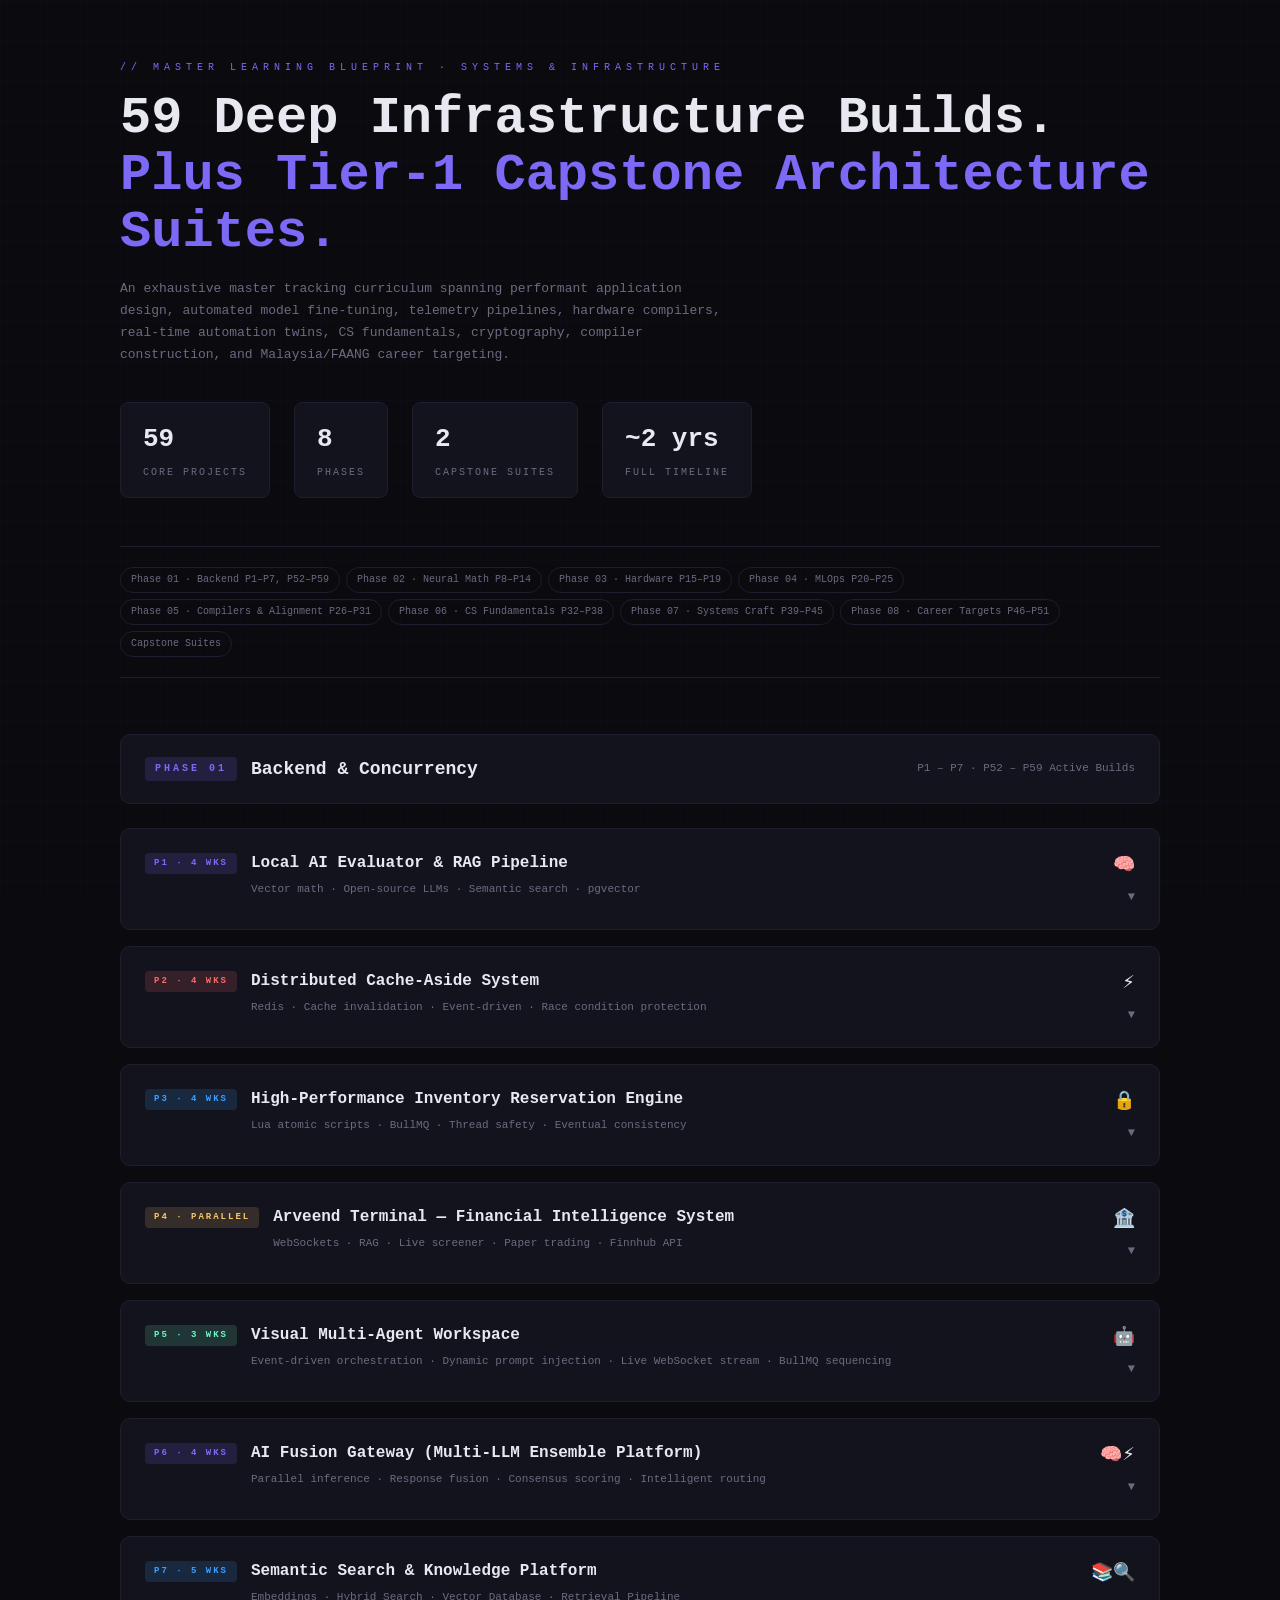
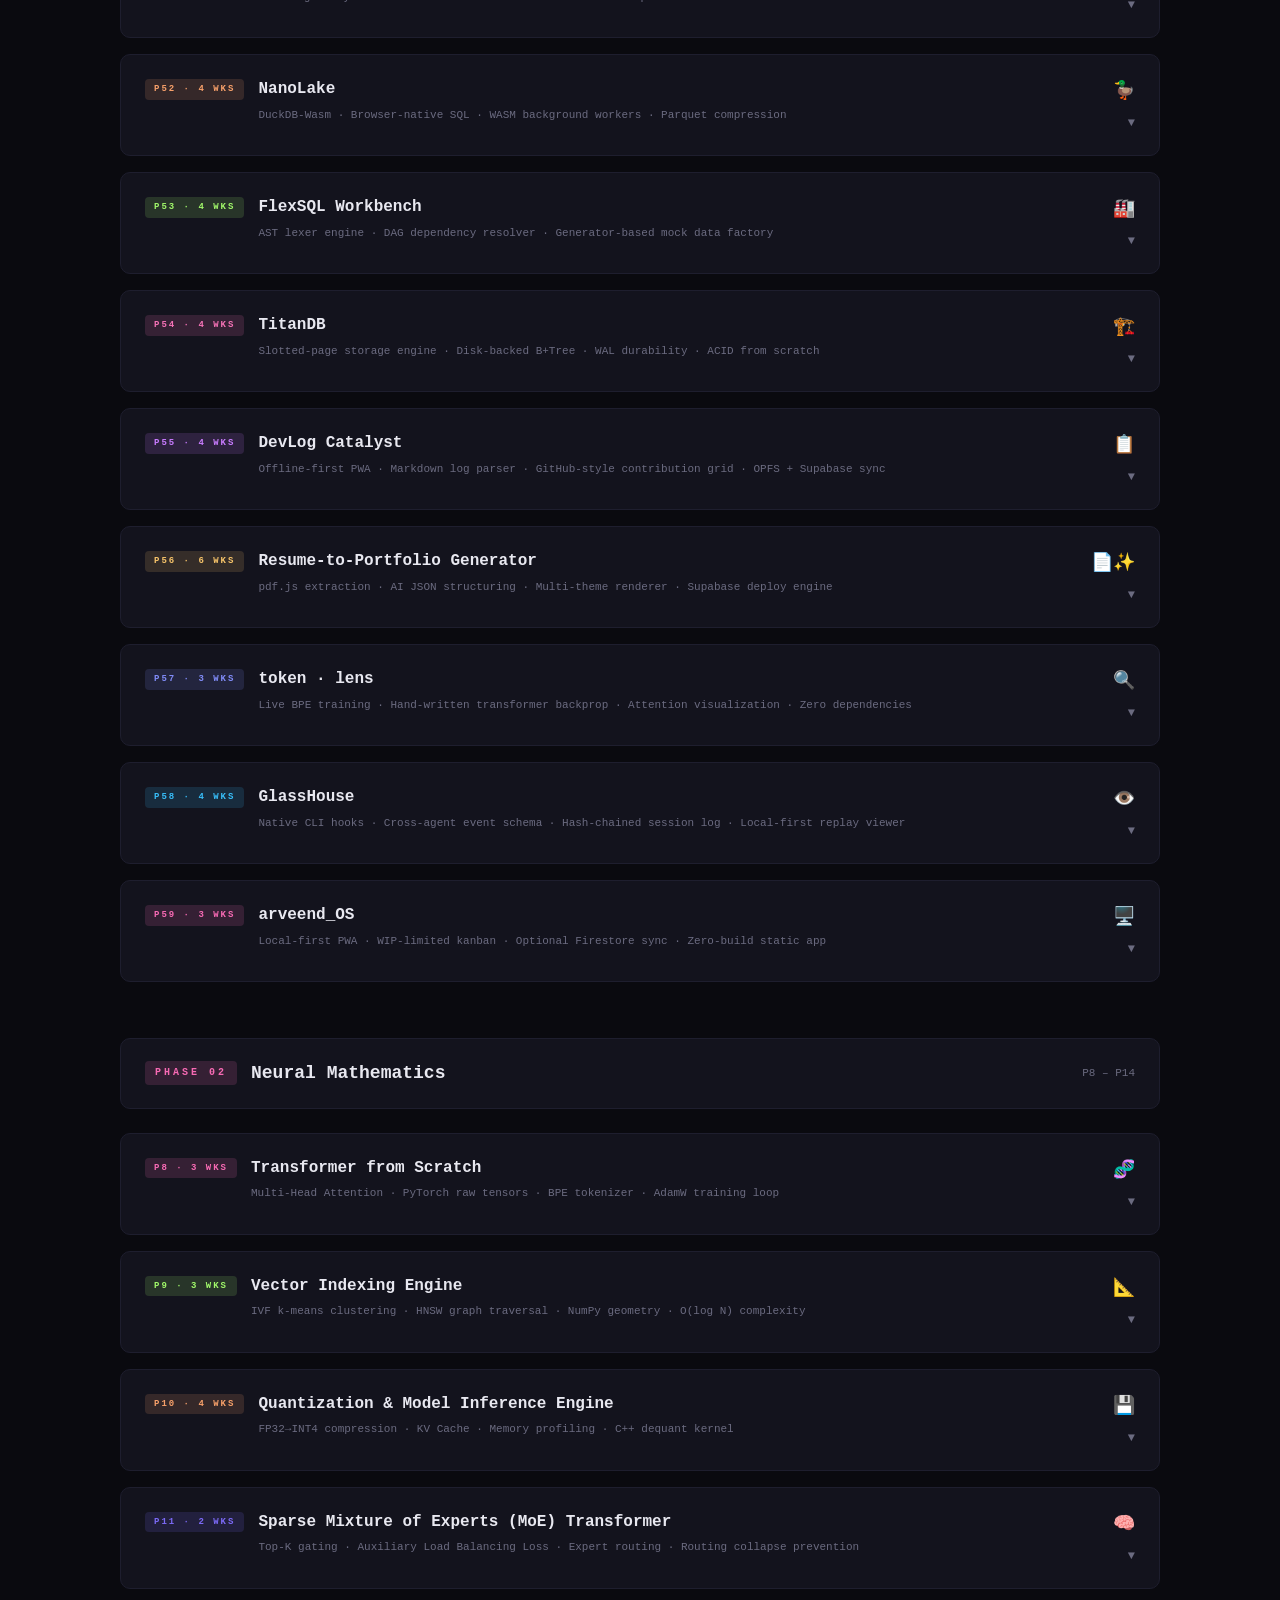
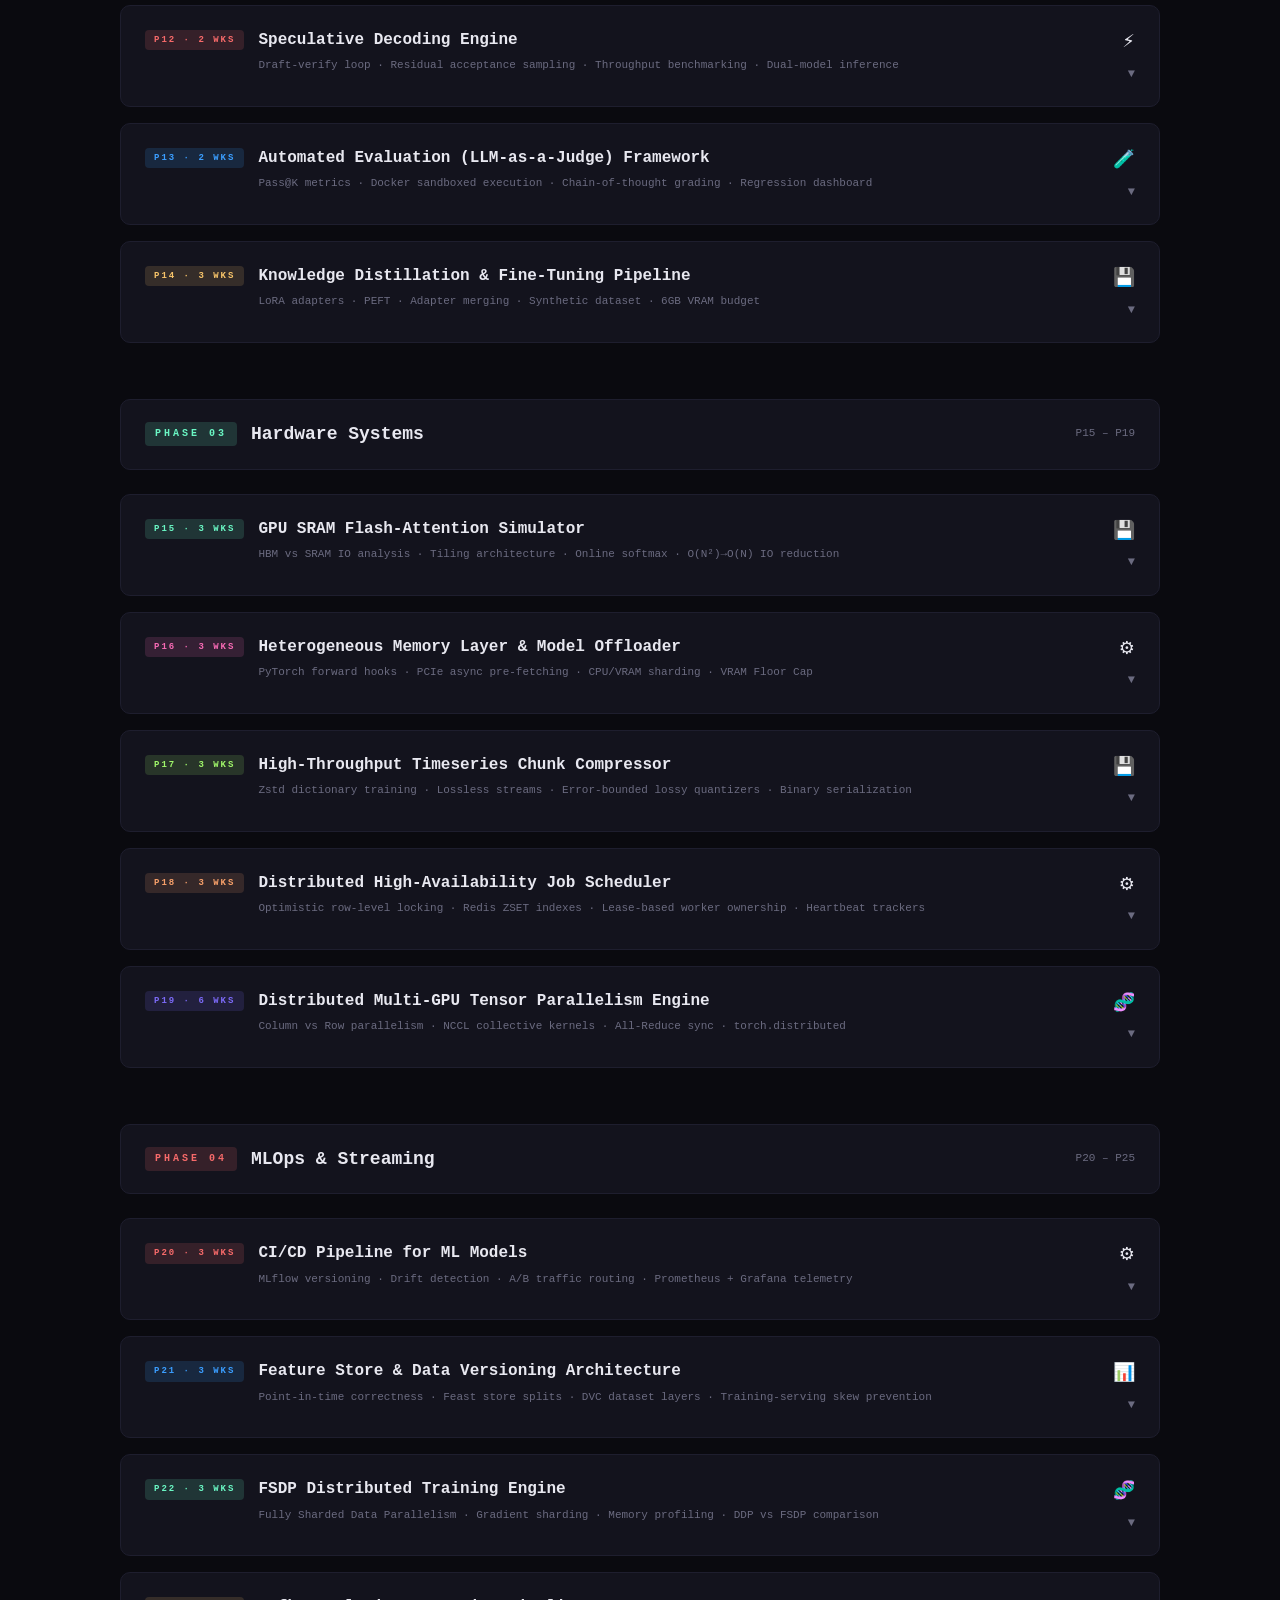
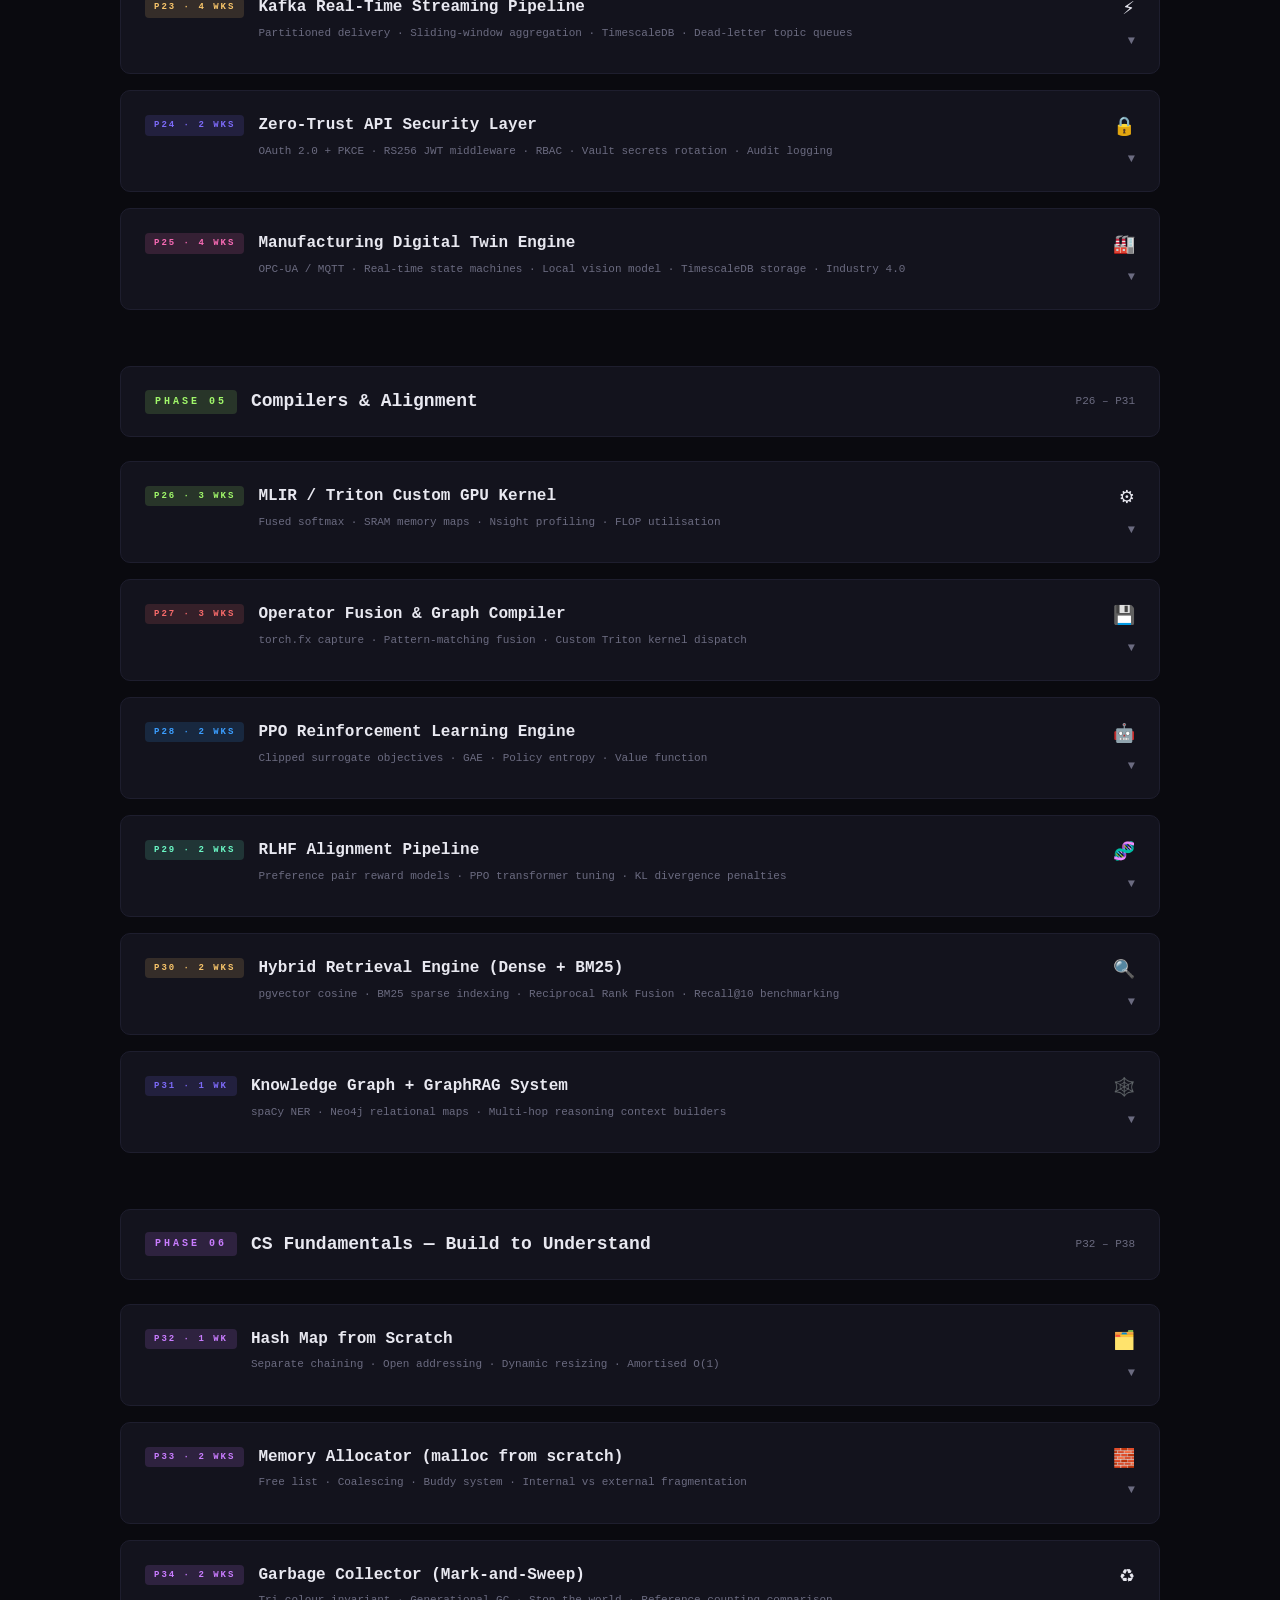
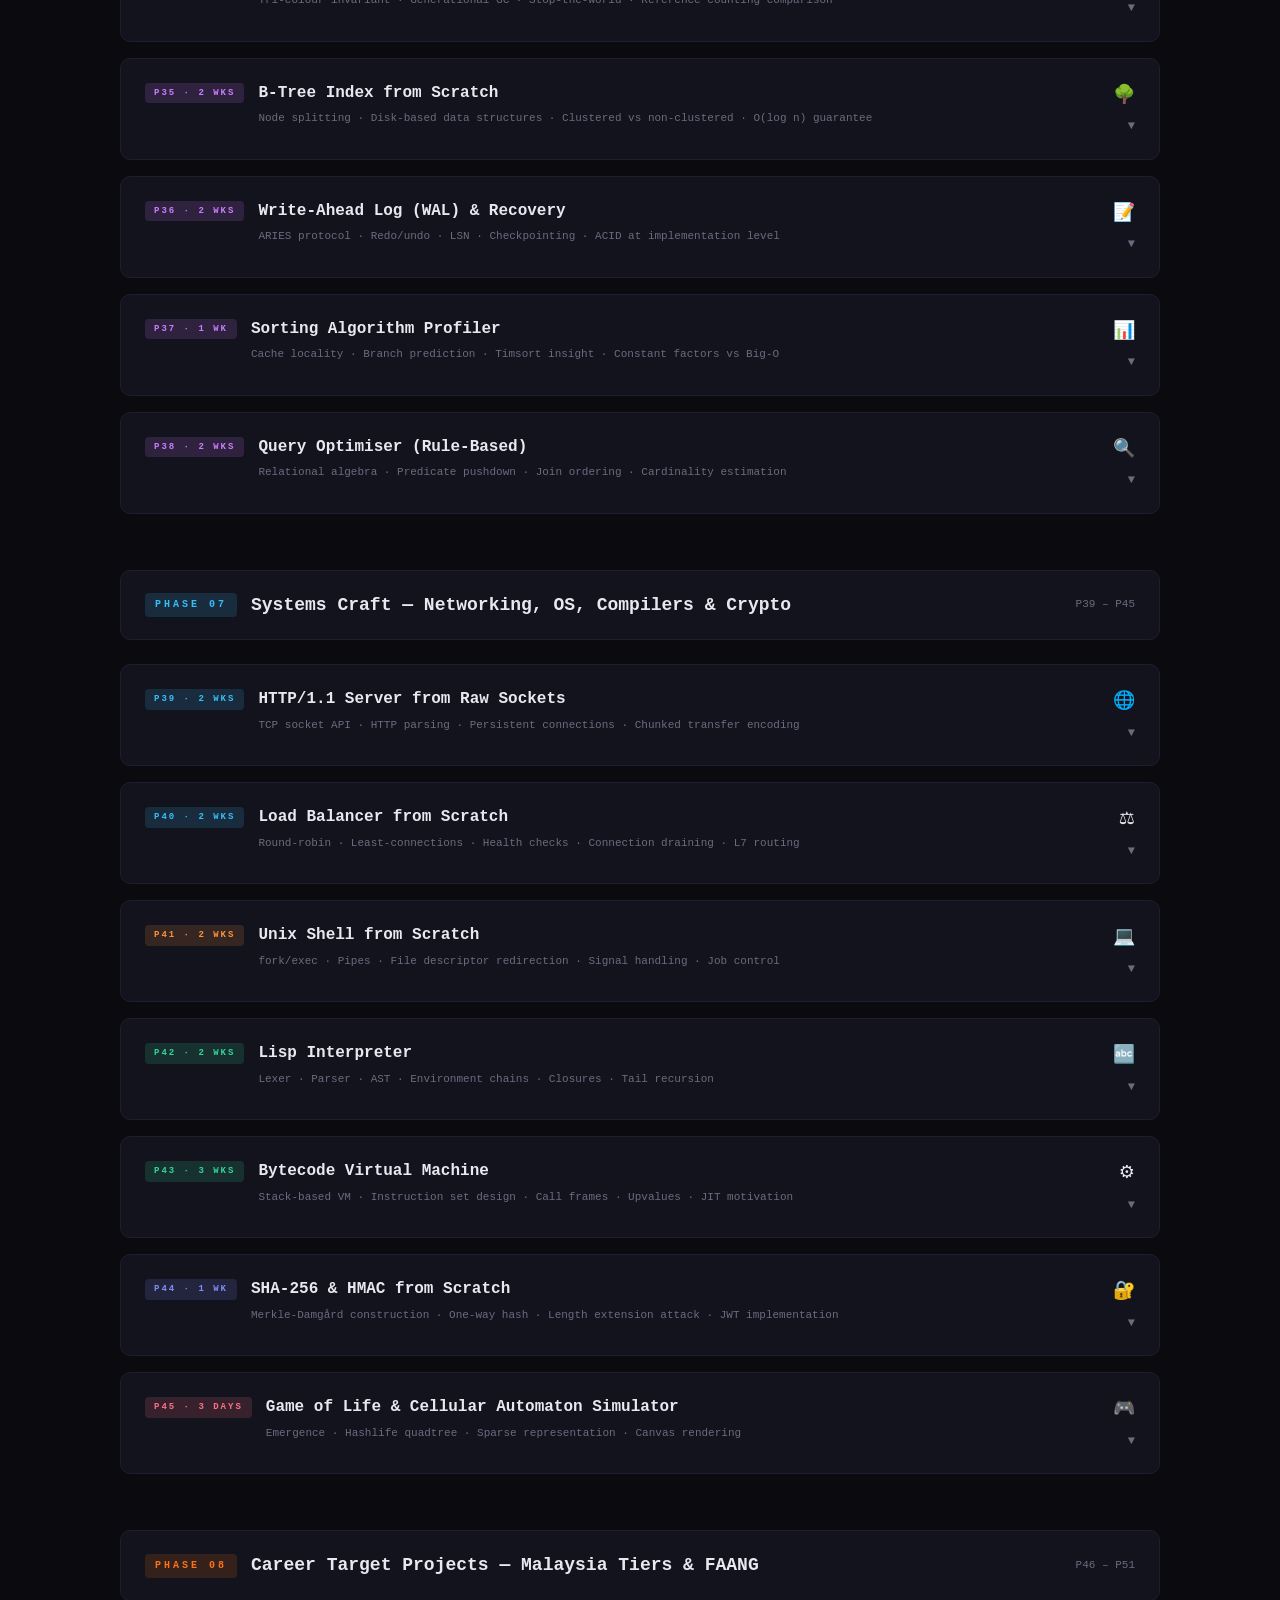
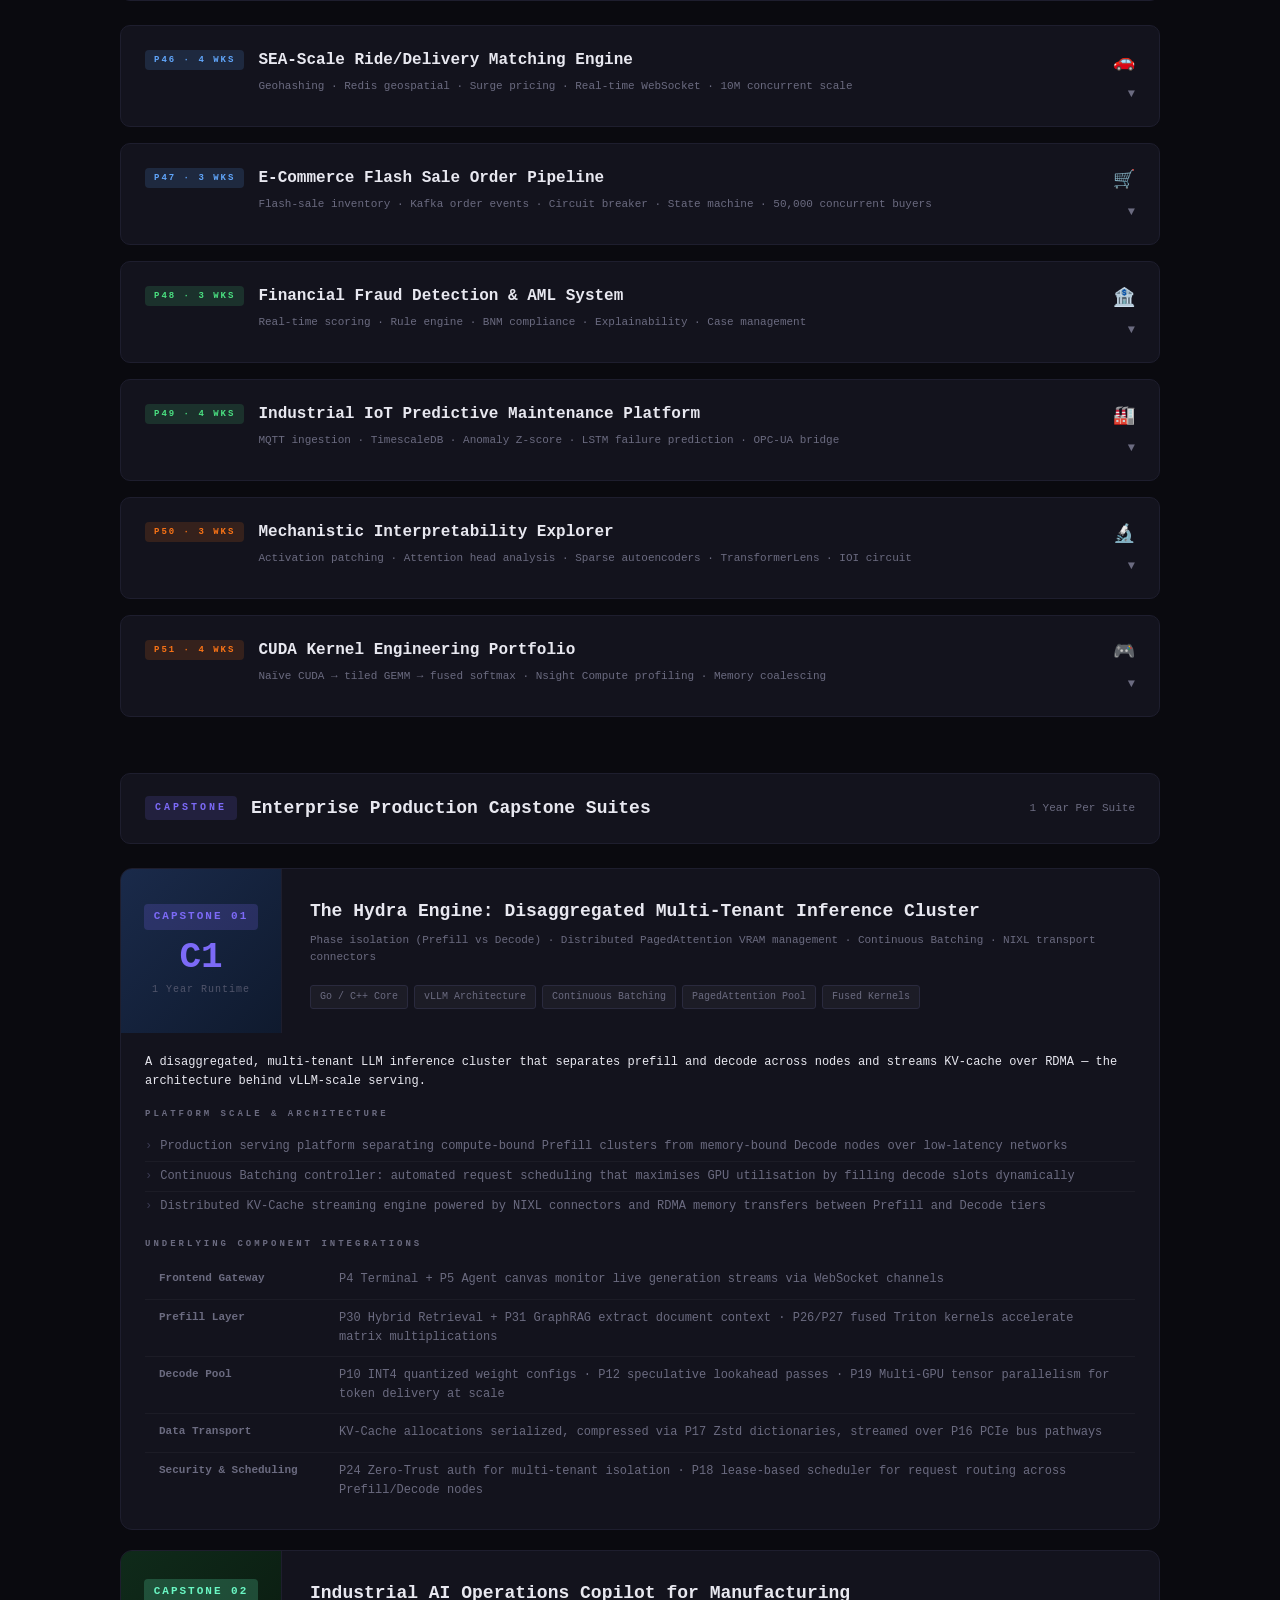
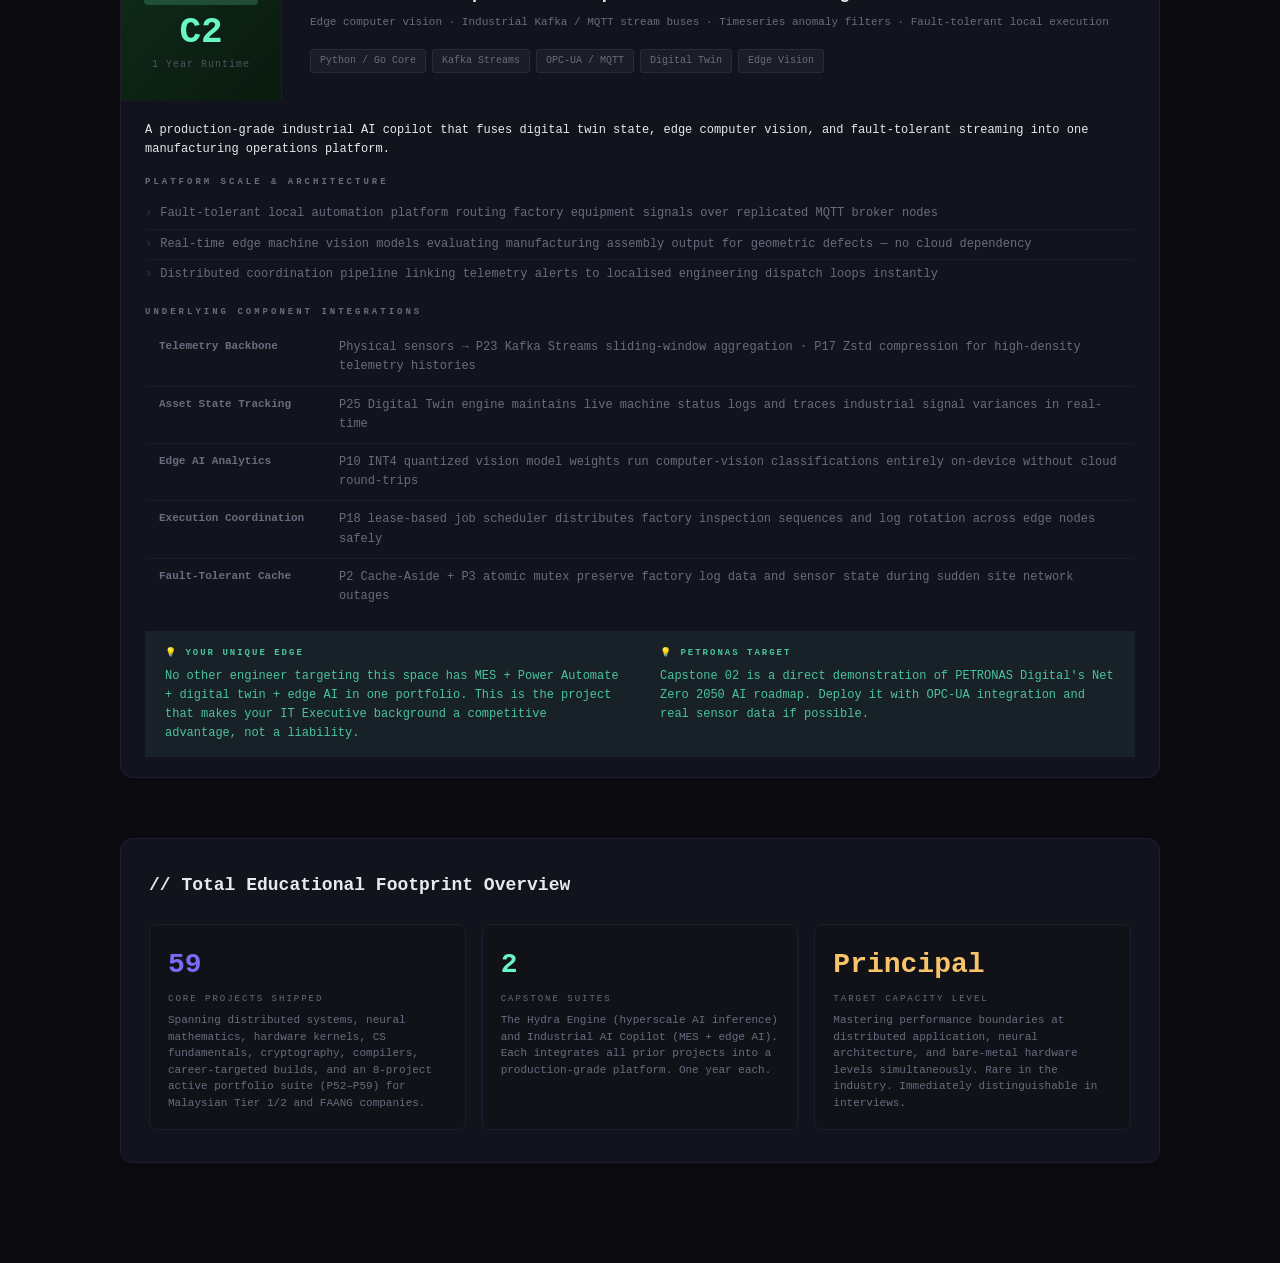
<file: pr6.html>
<!DOCTYPE html>
<html lang="en">
<head>
<meta charset="UTF-8"/>
<meta name="viewport" content="width=device-width, initial-scale=1.0"/>
<title>Self-Learn Roadmap: Advanced Systems & AI Core — Extended</title>
<style>
/* ── RESET & BASE ─────────────────────────────────────────────── */
*{box-sizing:border-box;margin:0;padding:0}
:root{
  --bg:#0a0a0f;
  --surface:#111118;
  --card:#13131d;
  --border:#1e1e2e;
  --border2:#2a2a3e;
  --text:#e8e8f0;
  --muted:#6b6b80;
  --dim:#3a3a52;
  --white:#ffffff;

  /* accent palette */
  --p1:#7c6af7;   /* purple */
  --p2:#f76a6a;   /* red */
  --p3:#3b9eff;   /* blue */
  --p4:#f7c46a;   /* gold */
  --p5:#6af7c4;   /* teal */
  --p6:#f76ab4;   /* pink */
  --p7:#a0f76a;   /* lime */
  --p8:#f7a06a;   /* orange */
  --cs:#c97cff;   /* cs-fundamentals */
  --net:#38bdf8;  /* networking */
  --os:#fb923c;   /* os */
  --comp:#34d399; /* compilers */
  --db:#f472b6;   /* databases */
  --crypt:#818cf8;/* crypto */
  --fun:#fb7185;  /* fun */
  --my1:#60a5fa;  /* malaysia t1 */
  --my2:#4ade80;  /* malaysia t2 */
  --my3:#a78bfa;  /* malaysia t3 */
  --faang:#f97316;/* faang */
}
body{
  background:var(--bg);
  color:var(--text);
  font-family:'JetBrains Mono',monospace,system-ui;
  font-size:13px;
  line-height:1.6;
  min-height:100vh;
}
body::before{
  content:'';position:fixed;inset:0;
  background-image:linear-gradient(rgba(124,106,247,.03) 1px,transparent 1px),linear-gradient(90deg,rgba(124,106,247,.03) 1px,transparent 1px);
  background-size:40px 40px;pointer-events:none;z-index:0;
}
.wrap{position:relative;z-index:1;max-width:1080px;margin:0 auto;padding:0 20px 100px}

/* ── HERO ─────────────────────────────────────────────────────── */
.hero{padding:60px 0 48px;border-bottom:1px solid var(--border)}
.hero-eyebrow{font-size:10px;letter-spacing:5px;text-transform:uppercase;color:var(--p1);margin-bottom:14px}
.hero-title{font-size:clamp(28px,5vw,52px);font-weight:700;line-height:1.1;margin-bottom:16px}
.hero-title span{color:var(--p1)}
.hero-sub{font-size:13px;color:var(--muted);max-width:620px;line-height:1.7}
.stat-row{display:flex;flex-wrap:wrap;gap:24px;margin-top:36px}
.stat{background:var(--card);border:1px solid var(--border);border-radius:8px;padding:16px 22px}
.stat-val{font-size:26px;font-weight:700;color:var(--text)}
.stat-lbl{font-size:10px;letter-spacing:2px;text-transform:uppercase;color:var(--muted);margin-top:4px}

/* ── PHASE HEADERS ────────────────────────────────────────────── */
.phase-header{
  display:flex;align-items:center;gap:14px;
  margin:56px 0 24px;padding:20px 24px;
  background:var(--card);border:1px solid var(--border);border-radius:10px;
}
.phase-num{
  font-size:10px;font-weight:700;letter-spacing:3px;text-transform:uppercase;
  padding:4px 10px;border-radius:4px;white-space:nowrap;
}
.phase-title{font-size:18px;font-weight:700;flex:1}
.phase-sub{font-size:11px;color:var(--muted);white-space:nowrap}

/* ── PROJECT CARDS ────────────────────────────────────────────── */
.projects{display:flex;flex-direction:column;gap:16px}
.proj{
  background:var(--card);border:1px solid var(--border);border-radius:10px;overflow:hidden;
}
.proj-head{
  display:flex;align-items:flex-start;gap:14px;
  padding:22px 24px;cursor:pointer;transition:background .15s;
}
.proj-head:hover{background:rgba(255,255,255,.02)}
.proj-id{
  font-size:9px;font-weight:700;letter-spacing:2px;text-transform:uppercase;
  padding:3px 9px;border-radius:4px;white-space:nowrap;margin-top:2px;flex-shrink:0;
}
.proj-meta{flex:1}
.proj-meta h3{font-size:16px;font-weight:700;margin-bottom:4px;color:var(--text)}
.proj-meta .tagline{font-size:11px;color:var(--muted)}
.proj-right{display:flex;flex-direction:column;align-items:flex-end;gap:6px;flex-shrink:0}
.proj-weeks{font-size:11px;color:var(--dim);white-space:nowrap}
.emoji-badge{font-size:18px}
.chevron{font-size:12px;color:var(--muted);transition:transform .25s;margin-top:2px}
.proj.open .chevron{transform:rotate(180deg)}

/* ── PROJECT BODY ─────────────────────────────────────────────── */
.proj-body{display:none;border-top:1px solid var(--border)}
.proj.open .proj-body{display:block}
.body-grid{display:grid;grid-template-columns:1fr 1fr;gap:0}
@media(max-width:640px){.body-grid{grid-template-columns:1fr}}
.body-col{padding:20px 24px}
.body-col+.body-col{border-left:1px solid var(--border)}
.body-label{
  font-size:9px;letter-spacing:3px;text-transform:uppercase;
  color:var(--muted);margin-bottom:10px;font-weight:600;
}
.body-col ul{list-style:none}
.body-col ul li{
  font-size:12px;color:var(--muted);padding:5px 0;
  border-bottom:1px solid rgba(255,255,255,.04);
  display:flex;gap:8px;align-items:flex-start;line-height:1.5;
}
.body-col ul li:last-child{border-bottom:none}
.body-col ul li::before{content:'›';color:var(--text);opacity:.4;flex-shrink:0}

/* week table */
.week-table{width:100%;border-collapse:collapse}
.week-table td{
  padding:10px 14px;font-size:12px;
  border-bottom:1px solid rgba(255,255,255,.04);vertical-align:top;
}
.week-table td:first-child{
  width:56px;font-weight:600;white-space:nowrap;color:var(--dim);
  border-right:1px solid rgba(255,255,255,.04);
}
.week-table td strong{color:var(--text);display:block;margin-bottom:2px}
.week-table td p{color:var(--muted);font-size:11px;line-height:1.5}
.week-table tr:last-child td{border-bottom:none}

/* tech chips */
.chips{display:flex;flex-wrap:wrap;gap:6px;padding:14px 24px;border-top:1px solid var(--border);background:rgba(0,0,0,.2)}
.chip{
  font-size:10px;padding:3px 9px;border-radius:3px;
  background:rgba(255,255,255,.04);border:1px solid var(--border2);color:var(--muted);
}

/* note boxes */
.note-grid{display:grid;grid-template-columns:1fr 1fr;gap:0}
@media(max-width:640px){.note-grid{grid-template-columns:1fr}}
.note{padding:14px 20px;font-size:12px;line-height:1.6}
.note:first-child{border-right:1px solid var(--border)}
.note-lbl{font-size:9px;letter-spacing:2px;text-transform:uppercase;font-weight:600;margin-bottom:6px}
.note-warn{color:#c4a84a;background:rgba(247,196,106,.06);border-top:1px solid var(--border)}
.note-tip{color:#4ac49b;background:rgba(106,247,196,.06);border-top:1px solid var(--border)}

/* intro sentence */
.proj-intro{padding:16px 24px;font-size:12px;color:var(--text);line-height:1.6;border-top:1px solid var(--border);background:rgba(255,255,255,.015)}
.cap-body>.proj-intro{padding:0 0 16px;border-top:none;background:none}

/* connects banner */
.connects{
  padding:10px 24px;border-top:1px solid var(--border);
  font-size:11px;color:var(--p3);font-style:italic;
  background:rgba(59,158,255,.04);
}

/* ── DIFFICULTY METER ─────────────────────────────────────────── */
.diff-wrap{display:grid;grid-template-columns:1fr 1fr;gap:0;border-top:1px solid var(--border)}
@media(max-width:640px){.diff-wrap{grid-template-columns:1fr}}
.diff-col{padding:16px 24px}
.diff-col+.diff-col{border-left:1px solid var(--border)}
.diff-top{display:flex;justify-content:space-between;align-items:baseline;margin-bottom:8px}
.diff-name{font-size:9px;letter-spacing:2px;text-transform:uppercase;color:var(--muted);font-weight:600}
.diff-score{font-size:13px;font-weight:700}
.diff-track{height:6px;border-radius:3px;background:rgba(255,255,255,.06);overflow:hidden}
.diff-fill{height:100%;border-radius:3px}

/* ── CAPSTONE CARDS ───────────────────────────────────────────── */
.capstone{
  background:var(--card);border:1px solid var(--border);border-radius:12px;overflow:hidden;margin-bottom:20px;
}
.cap-banner{
  display:grid;grid-template-columns:160px 1fr;
}
@media(max-width:540px){.cap-banner{grid-template-columns:1fr}}
.cap-id-col{
  display:flex;flex-direction:column;align-items:center;justify-content:center;
  padding:28px 20px;text-align:center;
}
.cap-id-badge{font-size:11px;font-weight:700;letter-spacing:2px;text-transform:uppercase;padding:4px 10px;border-radius:4px;margin-bottom:10px}
.cap-id-num{font-size:36px;font-weight:800;line-height:1}
.cap-id-dur{font-size:10px;letter-spacing:1px;opacity:.7;margin-top:6px}
.cap-info{padding:28px 28px 24px;border-left:1px solid var(--border)}
.cap-title{font-size:18px;font-weight:700;margin-bottom:6px}
.cap-sub{font-size:11px;color:var(--muted);margin-bottom:18px}
.cap-body{padding:20px 24px}
.cap-int-table{width:100%;border-collapse:collapse;margin-top:8px}
.cap-int-table td{padding:9px 14px;font-size:12px;border-bottom:1px solid rgba(255,255,255,.04);vertical-align:top}
.cap-int-table td:first-child{width:180px;font-weight:600;color:var(--muted);font-size:11px}
.cap-int-table td:last-child{color:var(--muted)}
.cap-int-table tr:last-child td{border-bottom:none}

/* ── FOOTER SUMMARY ───────────────────────────────────────────── */
.summary{
  margin-top:60px;background:var(--card);border:1px solid var(--border);border-radius:12px;padding:32px 28px;
}
.summary h2{font-size:18px;font-weight:700;margin-bottom:24px}
.summary-grid{display:grid;grid-template-columns:repeat(3,1fr);gap:16px}
@media(max-width:640px){.summary-grid{grid-template-columns:1fr}}
.sum-box{background:var(--surface);border:1px solid var(--border);border-radius:8px;padding:18px}
.sum-val{font-size:28px;font-weight:800}
.sum-lbl{font-size:9px;letter-spacing:2px;text-transform:uppercase;color:var(--muted);margin-top:4px}
.sum-desc{font-size:11px;color:var(--muted);margin-top:6px;line-height:1.5}

/* ── TOC SIDEBAR PILL ─────────────────────────────────────────── */
.toc-strip{
  display:flex;flex-wrap:wrap;gap:6px;
  padding:20px 0;border-bottom:1px solid var(--border);margin-bottom:8px;
}
.toc-pill{
  font-size:10px;padding:4px 10px;border-radius:20px;
  border:1px solid var(--border);color:var(--muted);cursor:pointer;transition:all .15s;
  text-decoration:none;
}
.toc-pill:hover{border-color:var(--p1);color:var(--p1)}
</style>
</head>
<body>
<div class="wrap">

<div class="hero">
  <div class="hero-eyebrow">// Master Learning Blueprint · Systems & Infrastructure</div>
  <h1 class="hero-title">59 Deep Infrastructure Builds.<br/><span>Plus Tier-1 Capstone Architecture Suites.</span></h1>
  <p class="hero-sub">An exhaustive master tracking curriculum spanning performant application design, automated model fine-tuning, telemetry pipelines, hardware compilers, real-time automation twins, CS fundamentals, cryptography, compiler construction, and Malaysia/FAANG career targeting.</p>
  <div class="stat-row">
    <div class="stat"><div class="stat-val">59</div><div class="stat-lbl">Core Projects</div></div>
    <div class="stat"><div class="stat-val">8</div><div class="stat-lbl">Phases</div></div>
    <div class="stat"><div class="stat-val">2</div><div class="stat-lbl">Capstone Suites</div></div>
    <div class="stat"><div class="stat-val">~2 yrs</div><div class="stat-lbl">Full Timeline</div></div>
  </div>
</div>

<div class="toc-strip">
  <a class="toc-pill" href="#ph1">Phase 01 · Backend P1–P7, P52–P59</a>
  <a class="toc-pill" href="#ph2">Phase 02 · Neural Math P8–P14</a>
  <a class="toc-pill" href="#ph3">Phase 03 · Hardware P15–P19</a>
  <a class="toc-pill" href="#ph4">Phase 04 · MLOps P20–P25</a>
  <a class="toc-pill" href="#ph5">Phase 05 · Compilers & Alignment P26–P31</a>
  <a class="toc-pill" href="#ph6">Phase 06 · CS Fundamentals P32–P38</a>
  <a class="toc-pill" href="#ph7">Phase 07 · Systems Craft P39–P45</a>
  <a class="toc-pill" href="#ph8">Phase 08 · Career Targets P46–P51</a>
  <a class="toc-pill" href="#cap">Capstone Suites</a>
</div>

<script>
function tog(el){el.closest('.proj').classList.toggle('open')}
</script>

<div id="ph1" class="phase-header">
  <div class="phase-num" style="background:rgba(124,106,247,.15);color:var(--p1)">Phase 01</div>
  <div class="phase-title">Backend & Concurrency</div>
  <div class="phase-sub">P1 – P7 · P52 – P59 Active Builds</div>
</div>
<div class="projects">

<div class="proj">
  <div class="proj-head" onclick="tog(this)">
    <div class="proj-id" style="background:rgba(124,106,247,.15);color:var(--p1)">P1 · 4 WKS</div>
    <div class="proj-meta"><h3>Local AI Evaluator & RAG Pipeline</h3><div class="tagline">Vector math · Open-source LLMs · Semantic search · pgvector</div></div>
    <div class="proj-right"><div class="emoji-badge">🧠</div><div class="chevron">▼</div></div>
  </div>
  <div class="proj-body">
    <div class="proj-intro">A retrieval-augmented generation stack that benchmarks two local LLMs against each other using a self-built vector search pipeline.</div>
    <div class="body-grid">
      <div class="body-col">
        <div class="body-label">What You're Building</div>
        <ul><li>Document ingestion &amp; chunking pipeline (PDF/text → vectors)</li><li>pgvector database storing semantic embeddings</li><li>Model benchmarking harness tracking generations across 2 local LLMs</li><li>Next.js analytics dashboard rendering latency &amp; accuracy charts</li></ul>
      </div>
      <div class="body-col">
        <div class="body-label">Core Concepts</div>
        <ul><li>Embedding vector mechanics and distance bounds (L2, cosine similarity)</li><li>Chunking tradeoffs — recursive vs semantic spatial groupings</li><li>Full RAG loop: retrieve, augment, generate</li><li>TTFT, tokens/sec, manual accuracy as LLM benchmarking metrics</li></ul>
      </div>
    </div>
    <div class="body-col" style="border-top:1px solid var(--border)">
      <div class="body-label">Week-by-Week</div>
      <table class="week-table"><tbody>
        <tr><td>WK 01</td><td><strong>Ingestion &amp; Chunking</strong><p>Install Ollama, pull llama3.2:3b + nomic-embed-text. Write Python ingest script with RecursiveCharacterTextSplitter. Test chunk sizes 256/512/1024. Pin requirements.txt Day 1.</p></td></tr>
        <tr><td>WK 02</td><td><strong>The Vector Layer</strong><p>Launch PostgreSQL + pgvector in Docker. Create vector(768) column. Batch-embed chunks. Run manual cosine similarity query: top-5 most similar chunks to a test sentence.</p></td></tr>
        <tr><td>WK 03</td><td><strong>The Benchmark Core</strong><p>Write 20 test questions. Build loop: question → cosine query → top-3 chunks → both models simultaneously. Log TTFT, tokens/sec, manual accuracy (1–5) to JSON.</p></td></tr>
        <tr><td>WK 04</td><td><strong>Analytics Dashboard</strong><p>Scaffold Next.js 14 + Recharts. Build latency bar, tokens/sec line, accuracy scatter. Add live "Run Test" input appending results dynamically.</p></td></tr>
      </tbody></table>
    </div>
    <div class="chips"><span class="chip">Python</span><span class="chip">pgvector</span><span class="chip">Ollama</span><span class="chip">Next.js</span><span class="chip">LangChain</span><span class="chip">nomic-embed-text</span></div>
  </div>
</div>

<div class="proj">
  <div class="proj-head" onclick="tog(this)">
    <div class="proj-id" style="background:rgba(247,106,106,.15);color:var(--p2)">P2 · 4 WKS</div>
    <div class="proj-meta"><h3>Distributed Cache-Aside System</h3><div class="tagline">Redis · Cache invalidation · Event-driven · Race condition protection</div></div>
    <div class="proj-right"><div class="emoji-badge">⚡</div><div class="chevron">▼</div></div>
  </div>
  <div class="proj-body">
    <div class="proj-intro">A two-tier PostgreSQL/Redis cache layer that proves, under real load, the difference between naive queries and cache-aside reads.</div>
    <div class="body-grid">
      <div class="body-col"><div class="body-label">What You're Building</div>
        <ul><li>PostgreSQL + Redis two-tier data layer via Docker Compose</li><li>Cache-Aside GET middleware — Redis first, miss → PG → populate cache with TTL</li><li>Atomic write path: SQL UPDATE + Redis DEL in one coherent sequence</li><li>Cache stampede protection via Redis SETNX mutex</li></ul>
      </div>
      <div class="body-col"><div class="body-label">Core Concepts</div>
        <ul><li>Cache-Aside vs Write-Through vs Read-Through patterns</li><li>TTL tradeoffs: too short = misses, too long = stale data</li><li>Dirty read problem and atomic invalidation</li><li>k6 virtual user ramping, p95/p99 metrics, threshold config</li></ul>
      </div>
    </div>
    <div class="body-col" style="border-top:1px solid var(--border)"><div class="body-label">Week-by-Week</div>
      <table class="week-table"><tbody>
        <tr><td>WK 05</td><td><strong>Two-Tier Setup</strong><p>Docker Compose: PostgreSQL + Redis. Seed 20,000 records with faker.js. Baseline Express/TypeScript CRUD — zero caching. Log avg/p95/p99 latency.</p></td></tr>
        <tr><td>WK 06</td><td><strong>Cache-Aside Middleware</strong><p>Install ioredis. GET middleware: Redis check → hit return → miss: PG fetch → SET Redis TTL 60s. Add X-Cache: HIT/MISS header. Confirm second call &lt;2ms.</p></td></tr>
        <tr><td>WK 07</td><td><strong>Atomic Cache Invalidation</strong><p>PUT/PATCH: SQL UPDATE + Redis DEL in sequence. Write dirty-read test. Implement SETNX mutex. Integration test: create → cache → update → fresh read.</p></td></tr>
        <tr><td>WK 08</td><td><strong>Load Test Proof</strong><p>k6: ramp 0→3,000 VUs over 60s. Run with caching DISABLED, capture PG CPU%. Re-run ENABLED. Build comparison chart — this screenshot is your portfolio proof.</p></td></tr>
      </tbody></table>
    </div>
    <div class="chips"><span class="chip">Node.js TypeScript</span><span class="chip">Redis</span><span class="chip">PostgreSQL</span><span class="chip">k6</span><span class="chip">ioredis</span></div>
  </div>
</div>

<div class="proj">
  <div class="proj-head" onclick="tog(this)">
    <div class="proj-id" style="background:rgba(59,158,255,.15);color:var(--p3)">P3 · 4 WKS</div>
    <div class="proj-meta"><h3>High-Performance Inventory Reservation Engine</h3><div class="tagline">Lua atomic scripts · BullMQ · Thread safety · Eventual consistency</div></div>
    <div class="proj-right"><div class="emoji-badge">🔒</div><div class="chevron">▼</div></div>
  </div>
  <div class="proj-body">
    <div class="proj-intro">A Redis-Lua powered checkout engine that eliminates overselling race conditions under thousands of concurrent buyers.</div>
    <div class="body-grid">
      <div class="body-col"><div class="body-label">What You're Building</div>
        <ul><li>Redis stock gateway: product:stock:{id} = 100 in-memory counters</li><li>Intentionally broken endpoint proving the race condition (do this first)</li><li>Lua atomic script: IF stock&gt;0 THEN DECRBY 1 — one uninterruptible operation</li><li>BullMQ pipeline: successful checkouts → queue → PostgreSQL worker</li><li>Chaos test: 2,000 concurrent requests for 5 units — 4 invariant assertions</li></ul>
      </div>
      <div class="body-col"><div class="body-label">Core Concepts</div>
        <ul><li>Race conditions: the interleaving window between read and write</li><li>Redis single-threaded model and why Lua scripts are atomic</li><li>EVALSHA: pre-loading scripts via SCRIPT LOAD for performance</li><li>Eventual consistency: checkout responds in μs, DB writes in background</li><li>Chaos engineering: invariant assertions, not absence of errors</li></ul>
      </div>
    </div>
    <div class="body-col" style="border-top:1px solid var(--border)"><div class="body-label">Week-by-Week</div>
      <table class="week-table"><tbody>
        <tr><td>WK 09</td><td><strong>Broken First</strong><p>Build checkout WITHOUT protection: Redis GET → check → DECR as three calls. 500 concurrent requests. Screenshot negative stock. Draw thread interleaving timeline.</p></td></tr>
        <tr><td>WK 10</td><td><strong>Lua Atomic Lock</strong><p>Write Lua script. Load via SCRIPT LOAD, call via EVALSHA. Re-run test — zero overselling. Add 10-min reservation expiry.</p></td></tr>
        <tr><td>WK 11</td><td><strong>Async Worker Pipeline</strong><p>BullMQ v5. Push order payload on success. Worker writes to PostgreSQL with idempotency. 3x retry with backoff. Dead-letter queue. BullMQ Board UI.</p></td></tr>
        <tr><td>WK 12</td><td><strong>The Chaos Script</strong><p>2,000 concurrent requests, 5 units. Assert: 5 HTTP 200s, 1,995 HTTP 409s, Redis stock=0, PostgreSQL count=5. Run 3 times — same result. Screenshot proof.</p></td></tr>
      </tbody></table>
    </div>
    <div class="chips"><span class="chip">TypeScript</span><span class="chip">Redis Lua</span><span class="chip">BullMQ</span><span class="chip">PostgreSQL</span><span class="chip">EVALSHA</span></div>
  </div>
</div>

<div class="proj">
  <div class="proj-head" onclick="tog(this)">
    <div class="proj-id" style="background:rgba(247,196,106,.15);color:var(--p4)">P4 · PARALLEL</div>
    <div class="proj-meta"><h3>Arveend Terminal — Financial Intelligence System</h3><div class="tagline">WebSockets · RAG · Live screener · Paper trading · Finnhub API</div></div>
    <div class="proj-right"><div class="emoji-badge">🏦</div><div class="chevron">▼</div></div>
  </div>
  <div class="proj-body">
    <div class="proj-intro">A full-stack financial terminal combining live market data, AI sentiment analysis, and simulated trading in one WebSocket-driven app.</div>
    <div class="body-grid">
      <div class="body-col"><div class="body-label">What You're Building</div>
        <ul><li>V1: Stock search, candlestick charts, portfolio P&amp;L tracker with JWT auth</li><li>V2: Ollama news sentiment scoring, RAG earnings summarizer, market screener</li><li>V3: Socket.io price feed 500ms ticks, Redis alerts, paper trading wallet</li><li>Mock fixture layer — never block on Finnhub rate limits during development</li></ul>
      </div>
      <div class="body-col"><div class="body-label">Core Concepts</div>
        <ul><li>WebSocket subscription rooms, reconnection, server-side broadcasting</li><li>Circular buffer for tick history — append without full component re-render</li><li>Portfolio accounting: cost basis, unrealised P&amp;L, position reconciliation</li><li>P1 RAG + P2 Cache-Aside + P3 atomic reservation all wire in here</li></ul>
      </div>
    </div>
    <div class="body-col" style="border-top:1px solid var(--border)"><div class="body-label">Phase Breakdown</div>
      <table class="week-table"><tbody>
        <tr><td>PH 01</td><td><strong>Core Engine (Wk 1–4)</strong><p>Finnhub integration + mock fixture layer. PostgreSQL schema. JWT auth. SQL P&amp;L aggregation. Next.js candlestick chart. Deploy to Railway by Wk 4.</p></td></tr>
        <tr><td>PH 02</td><td><strong>AI Intelligence (Wk 5–8)</strong><p>Ollama sentiment: 10 articles → llama3.2:3b → {score, label, reasoning}. RAG earnings using P1 pgvector. Beta, moving averages, dividend yield. Screener table.</p></td></tr>
        <tr><td>PH 03</td><td><strong>Streaming & Trading (Wk 9–12)</strong><p>Socket.io 500ms ticks. Client circular buffer. Redis alert processor. Paper trading wallet using P3 Lua atomic pattern.</p></td></tr>
      </tbody></table>
    </div>
    <div class="chips"><span class="chip">Next.js 14</span><span class="chip">Socket.io</span><span class="chip">PostgreSQL</span><span class="chip">Redis</span><span class="chip">Ollama</span><span class="chip">Finnhub API</span></div>
  </div>
</div>

<div class="proj">
  <div class="proj-head" onclick="tog(this)">
    <div class="proj-id" style="background:rgba(106,247,196,.15);color:var(--p5)">P5 · 3 WKS</div>
    <div class="proj-meta"><h3>Visual Multi-Agent Workspace</h3><div class="tagline">Event-driven orchestration · Dynamic prompt injection · Live WebSocket stream · BullMQ sequencing</div></div>
    <div class="proj-right"><div class="emoji-badge">🤖</div><div class="chevron">▼</div></div>
  </div>
  <div class="proj-body">
    <div class="proj-intro">A three-agent AI development team — architect, developer, QA — that collaborates on real coding tasks through a live orchestration canvas.</div>
    <div class="body-grid">
      <div class="body-col"><div class="body-label">What You're Building</div>
        <ul><li>Three role-assigned agents: Architect (DeepSeek-r1), Developer (Qwen2.5-coder), QA (Llama3.1)</li><li>BullMQ dependency chains: Developer job blocked until Architect approved</li><li>Human-in-the-loop approval gates with Approve / Reject + Feedback</li><li>Next.js swimlane canvas: Queued / Thinking / Writing / Awaiting Review</li></ul>
      </div>
      <div class="body-col"><div class="body-label">Core Concepts</div>
        <ul><li>Multi-agent context: each model has isolated context window, no shared state</li><li>BullMQ job dependency resolution — child waits for parent completion</li><li>Streaming buffer arrays: partial token delivery to live UI without re-renders</li><li>Producer-consumer: orchestrator as producer, agent workers as typed consumers</li></ul>
      </div>
    </div>
    <div class="body-col" style="border-top:1px solid var(--border)"><div class="body-label">Week-by-Week</div>
      <table class="week-table"><tbody>
        <tr><td>WK 13</td><td><strong>Orchestrator Foundation</strong><p>Multi-model Ollama env. Task decomposer: high-level prompt → JSON subtask array. BullMQ dependency config. Worker stubs. Socket.io server.</p></td></tr>
        <tr><td>WK 14</td><td><strong>Agents + Canvas</strong><p>Architect streams DeepSeek-r1 to Socket.io. Developer uses architecture as system context. QA reviews. Next.js swimlane. Human approval gate.</p></td></tr>
        <tr><td>WK 15</td><td><strong>E2E Test + Docs</strong><p>Submit real task: build a REST CRUD API. Measure full pipeline time. Task history to PostgreSQL. README with agent diagram. Loom: 3 agents simultaneously.</p></td></tr>
      </tbody></table>
    </div>
    <div class="chips"><span class="chip">Next.js</span><span class="chip">Socket.io</span><span class="chip">BullMQ</span><span class="chip">Ollama</span><span class="chip">DeepSeek-r1</span><span class="chip">Qwen2.5-coder</span></div>
  </div>
</div>

<div class="proj">
  <div class="proj-head" onclick="tog(this)">
    <div class="proj-id" style="background:rgba(124,106,247,.15);color:var(--p1)">P6 · 4 WKS</div>
    <div class="proj-meta"><h3>AI Fusion Gateway (Multi-LLM Ensemble Platform)</h3><div class="tagline">Parallel inference · Response fusion · Consensus scoring · Intelligent routing</div></div>
    <div class="proj-right"><div class="emoji-badge">🧠⚡</div><div class="chevron">▼</div></div>
  </div>
  <div class="proj-body">
    <div class="proj-intro">A gateway that queries multiple LLMs in parallel and fuses their answers into a single, confidence-scored response.</div>
    <div class="body-grid">
      <div class="body-col"><div class="body-label">What You're Building</div>
        <ul><li>A production-style AI gateway routing prompts to multiple LLMs simultaneously</li><li>Response fusion layer parsing and scoring outputs under custom weight matrices</li><li>Intelligent router evaluating incoming requests against specialized model capability profiles</li><li>Live WebSocket tracking dashboard displaying token footprints, costs, and consensus statistics</li></ul>
      </div>
      <div class="body-col"><div class="body-label">Core Concepts</div>
        <ul><li>Parallel asynchronous execution &amp; Fan-Out / Fan-In paradigms</li><li>Response ranking, confidence bounds, and consensus-based answer mapping</li><li>Dynamic model routing, fallback execution, and transactional retry handlers</li><li>Streaming architectures and microsecond token/latency benchmarking mechanics</li></ul>
      </div>
    </div>
    <div class="body-col" style="border-top:1px solid var(--border)"><div class="body-label">Week-by-Week</div>
      <table class="week-table"><tbody>
        <tr><td>WK 16</td><td><strong>Multi-Model Gateway</strong><p>Configure local Ollama multi-model environments. Construct asynchronous Fan-Out orchestration via Promise.all. Map output metrics to structural JSON streams.</p></td></tr>
        <tr><td>WK 17</td><td><strong>Response Fusion Engine</strong><p>Build response parser tracking string similarity distances. Devise voting loops evaluating confidence metrics and output weighted score integrations.</p></td></tr>
        <tr><td>WK 18</td><td><strong>Intelligent Routing</strong><p>Scaffold rule-based capabilities mapping domains (Code → Qwen, Math → DeepSeek, Prose → Llama). Configure automated fallback pathways and failure boundaries.</p></td></tr>
        <tr><td>WK 19</td><td><strong>Live Fusion UI</strong><p>Deploy real-time WebSocket dashboard. Stream unified generation steps alongside comparative latency charts, active token cost tracking metrics, and consensus logs.</p></td></tr>
      </tbody></table>
    </div>
    <div class="chips"><span class="chip">Next.js</span><span class="chip">Express</span><span class="chip">TypeScript</span><span class="chip">Ollama</span><span class="chip">WebSockets</span><span class="chip">Redis</span><span class="chip">PostgreSQL</span></div>
  </div>
</div>

<div class="proj">
  <div class="proj-head" onclick="tog(this)">
    <div class="proj-id" style="background:rgba(59,158,255,.15);color:var(--p3)">P7 · 5 WKS</div>
    <div class="proj-meta"><h3>Semantic Search & Knowledge Platform</h3><div class="tagline">Embeddings · Hybrid Search · Vector Database · Retrieval Pipeline</div></div>
    <div class="proj-right"><div class="emoji-badge">📚🔍</div><div class="chevron">▼</div></div>
  </div>
  <div class="proj-body">
    <div class="proj-intro">An enterprise-grade retrieval platform combining keyword and vector search with reranking to make document Q&amp;A actually accurate.</div>
    <div class="body-grid">
      <div class="body-col"><div class="body-label">What You're Building</div>
        <ul><li>Production enterprise retrieval platform scaling indexing across deep text layers</li><li>Hybrid keyword (BM25) and semantic vector similarity search execution block</li><li>Cross-Encoder reranking tier filtering downstream chunk subsets dynamically</li><li>Automated evaluation dashboard reporting Recall@K and precision profiles</li></ul>
      </div>
      <div class="body-col"><div class="body-label">Core Concepts</div>
        <ul><li>Cosine similarity mechanics, embedding distribution bounds, and metadata mapping</li><li>Vector layer indexing foundations (IVF vs HNSW internals)</li><li>Reciprocal Rank Fusion (RRF) math merging structural query indices</li><li>Context optimization constraints, duplicate elimination filters, and citation bounds</li></ul>
      </div>
    </div>
    <div class="body-col" style="border-top:1px solid var(--border)"><div class="body-label">Week-by-Week</div>
      <table class="week-table"><tbody>
        <tr><td>WK 20</td><td><strong>Vector Pipeline</strong><p>Write optimized chunking utilities. Embed files and bind data rows inside PostgreSQL storing target indexes through pgvector schemas.</p></td></tr>
        <tr><td>WK 21</td><td><strong>Search Engine Core</strong><p>Construct similarity search logic passing strict metadata filters. Profile execution times across varying cluster parameters via raw SQL scripts.</p></td></tr>
        <tr><td>WK 22</td><td><strong>Hybrid Search Layer</strong><p>Integrate keyword indexes beside spatial embeddings. Combine results through reciprocal ranking matrices to generate consolidated structural outputs.</p></td></tr>
        <tr><td>WK 23</td><td><strong>Reranking Tier</strong><p>Implement Cross-Encoder architectures pulling the top hits into tightly packed, non-redundant contextual text segments containing clean semantic citations.</p></td></tr>
        <tr><td>WK 24</td><td><strong>Evaluation Platform</strong><p>Build custom regression analytics verifying Recall@K, Precision@K, and Mean Reciprocal Rank (MRR) bounds across changing document workloads.</p></td></tr>
      </tbody></table>
    </div>
    <div class="chips"><span class="chip">PostgreSQL</span><span class="chip">pgvector</span><span class="chip">Python</span><span class="chip">FastAPI</span><span class="chip">Ollama</span><span class="chip">Docker</span><span class="chip">Next.js</span></div>
  </div>
</div>

<div class="proj">
  <div class="proj-head" onclick="tog(this)">
    <div class="proj-id" style="background:rgba(247,160,106,.15);color:var(--p8)">P52 · 4 WKS</div>
    <div class="proj-meta"><h3>NanoLake</h3><div class="tagline">DuckDB-Wasm · Browser-native SQL · WASM background workers · Parquet compression</div></div>
    <div class="proj-right"><div class="emoji-badge">🦆</div><div class="chevron">▼</div></div>
  </div>
  <div class="proj-body">
    <div class="proj-intro">A local-first analytics workspace that runs SQL directly on huge CSV/JSON files inside the browser, no server required.</div>
    <div class="body-grid">
      <div class="body-col"><div class="body-label">What You're Building</div>
        <ul><li>UI shell: table tree viewer, SQL code editor, dynamic SVG data charts</li><li>Drag-and-drop ingestion boundary streaming huge CSV/JSON into browser memory</li><li>Single-threaded Wasm database pipeline running relational SQL inside the tab</li><li>Compression pipeline exporting rows into binary Parquet on local storage</li></ul>
      </div>
      <div class="body-col"><div class="body-label">Core Concepts</div>
        <ul><li>Configuring and running WASM background workers inside client-side tabs</li><li>Memory management to parse 500MB+ files without locking the browser thread</li><li>Hand-writing Canvas/SVG rendering to auto-plot query results, no chart libraries</li></ul>
      </div>
    </div>
    <div class="body-col" style="border-top:1px solid var(--border)">
      <div class="body-label">Build Modules</div>
      <table class="week-table"><tbody>
        <tr><td>MOD 01</td><td><strong>The UI Shell</strong><p>Fast, responsive workspace with an uploaded table tree viewer on the left, an interactive SQL code editor in the middle, and dynamic SVG data charts at the bottom.</p></td></tr>
        <tr><td>MOD 02</td><td><strong>The Ingestion Module</strong><p>Browser drag-and-drop boundary that streams huge local files (CSV/JSON) asynchronously into browser memory.</p></td></tr>
        <tr><td>MOD 03</td><td><strong>The Core Analytics Layer</strong><p>Single-threaded WebAssembly database pipeline that runs standard relational queries inside the browser tab.</p></td></tr>
        <tr><td>MOD 04</td><td><strong>The Compression Pipeline</strong><p>File exporter converting text rows into binary Parquet structures directly to local storage.</p></td></tr>
      </tbody></table>
    </div>
    <div class="chips"><span class="chip">Next.js (Static)</span><span class="chip">TypeScript</span><span class="chip">Tailwind CSS</span><span class="chip">DuckDB-Wasm</span><span class="chip">IndexedDB</span></div>
    <div class="diff-wrap">
      <div class="diff-col"><div class="diff-top"><span class="diff-name">Human Hand-Coded</span><span class="diff-score" style="color:var(--p2)">8 / 10</span></div><div class="diff-track"><div class="diff-fill" style="width:80%;background:var(--p2)"></div></div></div>
      <div class="diff-col"><div class="diff-top"><span class="diff-name">AI-Assisted Sprint</span><span class="diff-score" style="color:var(--p5)">3 / 10</span></div><div class="diff-track"><div class="diff-fill" style="width:30%;background:var(--p5)"></div></div></div>
    </div>
  </div>
</div>

<div class="proj">
  <div class="proj-head" onclick="tog(this)">
    <div class="proj-id" style="background:rgba(160,247,106,.15);color:var(--p7)">P53 · 4 WKS</div>
    <div class="proj-meta"><h3>FlexSQL Workbench</h3><div class="tagline">AST lexer engine · DAG dependency resolver · Generator-based mock data factory</div></div>
    <div class="proj-right"><div class="emoji-badge">🏭</div><div class="chevron">▼</div></div>
  </div>
  <div class="proj-body">
    <div class="proj-intro">A database blueprint compiler that turns raw CREATE TABLE scripts into realistic, relationally-consistent mock datasets.</div>
    <div class="body-grid">
      <div class="body-col"><div class="body-label">What You're Building</div>
        <ul><li>Split-pane workspace: CREATE TABLE script input, generated .sql/.csv matrix output</li><li>AST lexer engine analyzing custom DB inputs, matching column types and structural boundaries</li><li>Hierarchy resolver calculating dependency pathways so root tables build before dependents</li><li>Asynchronous generator matrix streaming data batches to protect host hardware</li></ul>
      </div>
      <div class="body-col"><div class="body-label">Core Concepts</div>
        <ul><li>Building an Abstract Syntax Tree parser: raw DB code → structured JSON</li><li>Graph sorting algorithms (DAGs) to auto-resolve relational table configurations</li><li>JavaScript generator patterns (function*) to write massive files without OOM errors</li></ul>
      </div>
    </div>
    <div class="body-col" style="border-top:1px solid var(--border)">
      <div class="body-label">Build Modules</div>
      <table class="week-table"><tbody>
        <tr><td>MOD 01</td><td><strong>The Workspace Layout</strong><p>Clean, split-pane text grid environment — left: database CREATE TABLE script input, right: generated .sql/.csv matrix output.</p></td></tr>
        <tr><td>MOD 02</td><td><strong>The AST Lexer Engine</strong><p>Advanced text compilation function that analyzes custom database inputs, matches column types, and tracks structural boundaries.</p></td></tr>
        <tr><td>MOD 03</td><td><strong>The Hierarchy Resolver</strong><p>Sorting algorithm calculating dependency matrix pathways so root tables (e.g. users) are constructed before secondary elements (e.g. orders).</p></td></tr>
        <tr><td>MOD 04</td><td><strong>The Asynchronous Generator Matrix</strong><p>Streaming factory array that generates data batches incrementally to protect the machine's physical hardware.</p></td></tr>
      </tbody></table>
    </div>
    <div class="chips"><span class="chip">Next.js</span><span class="chip">TypeScript</span><span class="chip">Tailwind CSS</span><span class="chip">Local Storage API</span></div>
    <div class="diff-wrap">
      <div class="diff-col"><div class="diff-top"><span class="diff-name">Human Hand-Coded</span><span class="diff-score" style="color:var(--p2)">9 / 10</span></div><div class="diff-track"><div class="diff-fill" style="width:90%;background:var(--p2)"></div></div></div>
      <div class="diff-col"><div class="diff-top"><span class="diff-name">AI-Assisted Sprint</span><span class="diff-score" style="color:var(--p5)">4 / 10</span></div><div class="diff-track"><div class="diff-fill" style="width:40%;background:var(--p5)"></div></div></div>
    </div>
  </div>
</div>

<div class="proj">
  <div class="proj-head" onclick="tog(this)">
    <div class="proj-id" style="background:rgba(244,114,182,.15);color:var(--db)">P54 · 4 WKS</div>
    <div class="proj-meta"><h3>TitanDB</h3><div class="tagline">Slotted-page storage engine · Disk-backed B+Tree · WAL durability · ACID from scratch</div></div>
    <div class="proj-right"><div class="emoji-badge">🏗️</div><div class="chevron">▼</div></div>
  </div>
  <div class="proj-body">
    <div class="proj-intro">A from-scratch, disk-backed database storage engine implementing the same B+Tree, WAL, and page-buffer architecture as SQLite and Postgres.</div>
    <div class="body-grid">
      <div class="body-col"><div class="body-label">What You're Building</div>
        <ul><li>AST parser &amp; compiler loop tokenizing SQL text into logical JSON commands</li><li>Buffer Pool Manager &amp; slotted-page layout controlling 4KB binary memory arrays in RAM</li><li>Write-Ahead Log engine — appends durable histories before any data page is touched</li><li>Disk-backed B+Tree index mapping row keys to absolute disk Page Numbers</li></ul>
      </div>
      <div class="body-col"><div class="body-label">Core Concepts</div>
        <ul><li>Low-level binary control: Uint8Array/DataView buffers for byte-precise reads and writes</li><li>Transactional durability (ACID): crash recovery, log sequence numbers, atomic fsync</li><li>Relational storage mechanics: slotted pages for variable-length rows without fragmentation</li></ul>
      </div>
    </div>
    <div class="body-col" style="border-top:1px solid var(--border)">
      <div class="body-label">Build Modules</div>
      <table class="week-table"><tbody>
        <tr><td>MOD 01</td><td><strong>AST Parser & Compiler Loop</strong><p>Tokenizes text strings into logical JSON commands — the entry point every user SQL query passes through before touching storage.</p></td></tr>
        <tr><td>MOD 02</td><td><strong>Slotted-Page & Buffer Manager</strong><p>File layout divided into fixed 4KB binary blocks (Pages). The Buffer Pool Manager caches the most recently used pages in RAM and marks modified pages "dirty."</p></td></tr>
        <tr><td>MOD 03</td><td><strong>Write-Ahead Log Engine</strong><p>Enforces the WAL protocol: no data page is written to the main file until the change is sequentially appended to the log. Crash recovery replays the WAL on boot.</p></td></tr>
        <tr><td>MOD 04</td><td><strong>Disk-Backed B+Tree Engine</strong><p>Parent and leaf nodes map directly to 4KB Page Numbers. A key seek unpacks the binary buffer and binary-searches down the tree — under 4 disk reads for a 1M-row table.</p></td></tr>
      </tbody></table>
    </div>
    <div class="chips"><span class="chip">Next.js (Static Engine Panel)</span><span class="chip">TypeScript</span><span class="chip">Node.js fs/promises</span><span class="chip">IndexedDB / OPFS</span></div>
    <div class="note-grid">
      <div class="note note-warn"><div class="note-lbl">⚠ Caution</div>Writing an error-free disk-backed B+Tree that correctly splits and merges pages while maintaining log sequence numbers is legendary tier. Build the WAL replay path before the B+Tree — durability first, indexing second.</div>
    </div>
    <div class="diff-wrap">
      <div class="diff-col"><div class="diff-top"><span class="diff-name">Human Hand-Coded</span><span class="diff-score" style="color:var(--p2)">9.8 / 10</span></div><div class="diff-track"><div class="diff-fill" style="width:98%;background:var(--p2)"></div></div></div>
      <div class="diff-col"><div class="diff-top"><span class="diff-name">AI-Assisted Sprint</span><span class="diff-score" style="color:var(--p5)">6 / 10</span></div><div class="diff-track"><div class="diff-fill" style="width:60%;background:var(--p5)"></div></div></div>
    </div>
  </div>
</div>

<div class="proj">
  <div class="proj-head" onclick="tog(this)">
    <div class="proj-id" style="background:rgba(201,124,255,.15);color:var(--cs)">P55 · 4 WKS</div>
    <div class="proj-meta"><h3>DevLog Catalyst</h3><div class="tagline">Offline-first PWA · Markdown log parser · GitHub-style contribution grid · OPFS + Supabase sync</div></div>
    <div class="proj-right"><div class="emoji-badge">📋</div><div class="chevron">▼</div></div>
  </div>
  <div class="proj-body">
    <div class="proj-intro">An offline-first developer journal that turns Markdown notes into a GitHub-style contribution graph of your own learning.</div>
    <div class="body-grid">
      <div class="body-col"><div class="body-label">What You're Building</div>
        <ul><li>Modular sidebar switching seamlessly between coding and personal learning configurations</li><li>Markdown drop processor scanning raw notes for task completions, timestamps, target hashtags</li><li>SVG contribution-matrix mapping text histories onto a GitHub-style tracking grid</li><li>Dual-layer offline storage: instant browser cache with background sync loops to Supabase/Firebase</li></ul>
      </div>
      <div class="body-col"><div class="body-label">Core Concepts</div>
        <ul><li>Offline-First Web App design: write to browser storage first, stay usable disconnected</li><li>Origin Private File System (OPFS) for lightning-fast, quiet local file access</li><li>Mapping text markers into live relational graphs via SVG for engineering mind-maps</li></ul>
      </div>
    </div>
    <div class="body-col" style="border-top:1px solid var(--border)">
      <div class="body-label">Build Modules</div>
      <table class="week-table"><tbody>
        <tr><td>MOD 01</td><td><strong>The Central Sidebar</strong><p>Modular navigation interface that switches seamlessly between multiple coding and personal learning configurations.</p></td></tr>
        <tr><td>MOD 02</td><td><strong>The Markdown Drop Processor</strong><p>Inline scanner that instantly reads raw notes to pull out task completions, timestamps, and target hashtags.</p></td></tr>
        <tr><td>MOD 03</td><td><strong>The Analytical Visual Grid</strong><p>Tracking component composed of custom SVG cells that maps text histories onto a GitHub-style contribution matrix.</p></td></tr>
        <tr><td>MOD 04</td><td><strong>The Offline Storage Deck</strong><p>Dual-layer system caching data to browser containers instantly while maintaining background sync loops to Supabase/Firebase.</p></td></tr>
      </tbody></table>
    </div>
    <div class="chips"><span class="chip">Next.js (PWA / Serwist)</span><span class="chip">TypeScript</span><span class="chip">Tailwind CSS</span><span class="chip">IndexedDB</span><span class="chip">OPFS</span><span class="chip">Supabase / Firebase</span></div>
    <div class="diff-wrap">
      <div class="diff-col"><div class="diff-top"><span class="diff-name">Human Hand-Coded</span><span class="diff-score" style="color:var(--p2)">7.5 / 10</span></div><div class="diff-track"><div class="diff-fill" style="width:75%;background:var(--p2)"></div></div></div>
      <div class="diff-col"><div class="diff-top"><span class="diff-name">AI-Assisted Sprint</span><span class="diff-score" style="color:var(--p5)">3.5 / 10</span></div><div class="diff-track"><div class="diff-fill" style="width:35%;background:var(--p5)"></div></div></div>
    </div>
  </div>
</div>

<div class="proj">
  <div class="proj-head" onclick="tog(this)">
    <div class="proj-id" style="background:rgba(247,196,106,.15);color:var(--p4)">P56 · 6 WKS</div>
    <div class="proj-meta"><h3>Resume-to-Portfolio Generator</h3><div class="tagline">pdf.js extraction · AI JSON structuring · Multi-theme renderer · Supabase deploy engine</div></div>
    <div class="proj-right"><div class="emoji-badge">📄✨</div><div class="chevron">▼</div></div>
  </div>
  <div class="proj-body">
    <div class="proj-intro">A tool that turns a dropped-in resume PDF into a live, shareable developer portfolio site in minutes — the demo IS the product.</div>
    <div class="body-grid">
      <div class="body-col"><div class="body-label">What You're Building</div>
        <ul><li>Client-side PDF parser (pdf.js in a Web Worker) with drag-and-drop and a live extraction preview</li><li>AI structuring engine converting raw resume text into a validated JSON schema via Anthropic API or Ollama</li><li>Six-section themeable component tree — Terminal Dark, Minimal, Gradient Bold, Corporate Dark, Academic — with inline editing</li><li>Supabase-backed deploy engine publishing a live, editable portfolio at a public /p/[slug] URL</li></ul>
      </div>
      <div class="body-col"><div class="body-label">Core Concepts</div>
        <ul><li>Client-side WASM parsing — the same pattern as P52 NanoLake, applied to PDFs instead of CSVs</li><li>Structured JSON extraction from unstructured text — P1's RAG pattern aimed at structured output instead of retrieval</li><li>Dynamic-route deployment on Supabase — the same architecture as P4 Arveend Terminal, aimed at a public product</li></ul>
      </div>
    </div>
    <div class="body-col" style="border-top:1px solid var(--border)">
      <div class="body-label">Week-by-Week</div>
      <table class="week-table"><tbody>
        <tr><td>WK 01</td><td><strong>PDF Parser + Extraction Preview</strong><p>Install pdf.js. Build drag-and-drop zone. Extract text in a Web Worker. Show raw extracted text in a preview panel. Handle multi-column layout edge cases. Test with 5 different real resume formats.</p></td></tr>
        <tr><td>WK 02</td><td><strong>AI Structuring Engine</strong><p>Design the full JSON schema. Write the extraction prompt. Call the Anthropic API (or Ollama locally). Parse and validate the JSON response. Show structured JSON alongside the extracted text. Retry once with a stricter prompt on parse failure.</p></td></tr>
        <tr><td>WK 03</td><td><strong>First Theme + Component Tree</strong><p>Build all 6 section components. Implement Terminal Dark first — the most distinctive theme. Wire JSON → components → live preview. Add contentEditable inline editing. Test with your own resume first.</p></td></tr>
        <tr><td>WK 04</td><td><strong>Remaining Themes + Theme Switcher</strong><p>Build Minimal, Gradient Bold, Corporate Dark, Academic themes. Add a theme switcher with live preview switching. Implement auto-theme selection from theme_hints. Add section drag-to-reorder with dnd-kit.</p></td></tr>
        <tr><td>WK 05</td><td><strong>Supabase + Deployment Engine</strong><p>Set up Supabase. Create a portfolios table with RLS. Build a slug availability checker with real-time feedback. Build /api/deploy and the /p/[slug] dynamic route. Test the full flow end to end.</p></td></tr>
        <tr><td>WK 06</td><td><strong>Polish + Your Own Portfolio</strong><p>Add a view counter. Add an update flow: re-upload resume → diff JSON → update Supabase row → URL unchanged. Deploy to Vercel. Generate your own portfolio as the live demo. Share the link.</p></td></tr>
      </tbody></table>
    </div>
    <div class="chips"><span class="chip">Next.js</span><span class="chip">TypeScript</span><span class="chip">pdf.js</span><span class="chip">Anthropic API / Ollama</span><span class="chip">Supabase</span><span class="chip">dnd-kit</span><span class="chip">Vercel</span></div>
    <div class="connects">🔗 Wires three roadmap skills into one shippable product: P52 NanoLake's client-side WASM parsing (Module 1), P1's structured-extraction pattern (Module 2), and P4 Arveend Terminal's Supabase deploy architecture (Module 5) — the demo it produces is your own portfolio.</div>
    <div class="diff-wrap">
      <div class="diff-col"><div class="diff-top"><span class="diff-name">Human Hand-Coded</span><span class="diff-score" style="color:var(--p2)">6.5 / 10</span></div><div class="diff-track"><div class="diff-fill" style="width:65%;background:var(--p2)"></div></div></div>
      <div class="diff-col"><div class="diff-top"><span class="diff-name">AI-Assisted Sprint</span><span class="diff-score" style="color:var(--p5)">2.5 / 10</span></div><div class="diff-track"><div class="diff-fill" style="width:25%;background:var(--p5)"></div></div></div>
    </div>
  </div>
</div>

<div class="proj">
  <div class="proj-head" onclick="tog(this)">
    <div class="proj-id" style="background:rgba(129,140,248,.15);color:var(--crypt)">P57 · 3 WKS</div>
    <div class="proj-meta"><h3>token · lens</h3><div class="tagline">Live BPE training · Hand-written transformer backprop · Attention visualization · Zero dependencies</div></div>
    <div class="proj-right"><div class="emoji-badge">🔍</div><div class="chevron">▼</div></div>
  </div>
  <div class="proj-body">
    <div class="proj-intro">A single self-contained HTML page that trains a real BPE tokenizer and a tiny GPT-style transformer from scratch in the browser at page load, then makes tokenization, next-token prediction, and attention visually inspectable.</div>
    <div class="body-grid">
      <div class="body-col"><div class="body-label">What You're Building</div>
        <ul><li>Live BPE tokenizer trainer (203 merges) with a merge-replay slider that re-runs the process live from any step</li><li>Hand-written 1-layer, 2-head transformer — embeddings, causal attention, feed-forward, residuals — trained via manual backprop + Adam, no ML library</li><li>Per-token surprise heatmap, top-5 next-token distribution, and temperature-adjustable resampling</li><li>SVG attention arcs/matrix view plus a generate mode that samples, appends, and re-analyzes its own output live</li></ul>
      </div>
      <div class="body-col"><div class="body-label">Core Concepts</div>
        <ul><li>Byte-pair encoding as frequency-driven subword merging, not hand-designed rules</li><li>A full forward/backward pass — attention, residuals, feed-forward — in ~150 lines of plain JS, no framework</li><li>Causal masking made visually obvious via the always-empty upper triangle of the attention matrix</li><li>Cross-entropy loss as the literal training signal, rendered per-token as a heatmap</li></ul>
      </div>
    </div>
    <div class="body-col" style="border-top:1px solid var(--border)">
      <div class="body-label">Build Modules</div>
      <table class="week-table"><tbody>
        <tr><td>MOD 01</td><td><strong>Tokenizer Core</strong><p>trainBPE/encodeWord run over a hand-written corpus, producing a 233-token vocabulary. Every input event re-encodes text live against the current merge table.</p></td></tr>
        <tr><td>MOD 02</td><td><strong>Transformer Core</strong><p>Token embedding + learned positional encoding, 2-head causal self-attention, output projection with residual, feed-forward block, unembedding to a 233-way softmax.</p></td></tr>
        <tr><td>MOD 03</td><td><strong>Training Loop</strong><p>Manual backprop through every layer above, gradient-clipped and updated with Adam, 1,100 steps over random 32-token windows — the "training your transformer…" overlay on load.</p></td></tr>
        <tr><td>MOD 04</td><td><strong>Inspector UI</strong><p>analyze() runs inference and drives the surprise heatmap, top-5 + temperature reshaping, attention arcs/matrix, generate mode, and a share link that reproduces the same trained model via a seeded URL hash.</p></td></tr>
      </tbody></table>
    </div>
    <div class="chips"><span class="chip">HTML/CSS/JS (No Deps)</span><span class="chip">Hand-Written Backprop</span><span class="chip">BPE Tokenizer</span><span class="chip">Adam Optimizer</span><span class="chip">SVG Attention Viz</span></div>
    <div class="connects">🔗 Same from-scratch transformer math as P8 Transformer from Scratch, compressed into a zero-dependency browser demo you can share as a single link.</div>
    <div class="diff-wrap">
      <div class="diff-col"><div class="diff-top"><span class="diff-name">Human Hand-Coded</span><span class="diff-score" style="color:var(--p2)">9 / 10</span></div><div class="diff-track"><div class="diff-fill" style="width:90%;background:var(--p2)"></div></div></div>
      <div class="diff-col"><div class="diff-top"><span class="diff-name">AI-Assisted Sprint</span><span class="diff-score" style="color:var(--p5)">4 / 10</span></div><div class="diff-track"><div class="diff-fill" style="width:40%;background:var(--p5)"></div></div></div>
    </div>
  </div>
</div>

<div class="proj">
  <div class="proj-head" onclick="tog(this)">
    <div class="proj-id" style="background:rgba(56,189,248,.15);color:var(--net)">P58 · 4 WKS</div>
    <div class="proj-meta"><h3>GlassHouse</h3><div class="tagline">Native CLI hooks · Cross-agent event schema · Hash-chained session log · Local-first replay viewer</div></div>
    <div class="proj-right"><div class="emoji-badge">👁️</div><div class="chevron">▼</div></div>
  </div>
  <div class="proj-body">
    <div class="proj-intro">A local-first observability layer that hooks natively into Claude Code, Codex CLI, and Gemini CLI, normalizes every tool-use event into one hash-chained schema, and replays a session's full audit trail offline.</div>
    <div class="body-grid">
      <div class="body-col"><div class="body-label">What You're Building</div>
        <ul><li>Recorder Core: normalizes agent-native hook JSON into a single GlasshouseEvent schema, SHA-256 hash-chains each event, appends to session.jsonl</li><li>Three thin shims (claude-shim, codex-shim, gemini-shim) translating each CLI's native hook payload into that one schema</li><li>Git-diff fallback watcher covering Codex's blind spot — apply_patch file writes never reach its hooks today</li><li>glasshouse init auto-config, glasshouse serve live WS viewer, glasshouse verify offline hash-chain integrity checker</li></ul>
      </div>
      <div class="body-col"><div class="body-label">Core Concepts</div>
        <ul><li>Every major coding CLI now ships native lifecycle hooks — no more fragile stdout-parsing wrappers around the agent process</li><li>Hook coverage gaps differ per agent (Codex hooks fire for shell only, not file edits) and have to be designed around, not assumed away</li><li>Hash-chained JSONL as a tamper-evident local audit log, verifiable without a server or browser</li><li>One canonical event schema decouples the replay/viewer layer from any single agent's quirks</li></ul>
      </div>
    </div>
    <div class="body-col" style="border-top:1px solid var(--border)">
      <div class="body-label">Build Modules</div>
      <table class="week-table"><tbody>
        <tr><td>MOD 01</td><td><strong>Recorder Core</strong><p>Hash-chain + JSONL writer, fully agent-agnostic — the shared backbone every shim writes into.</p></td></tr>
        <tr><td>MOD 02</td><td><strong>Agent Shims</strong><p>Pure functions mapping each CLI's native hook JSON — Claude Code's settings.json (32 events), Codex's hooks.json, Gemini's .gemini/settings.json — into one GlasshouseEvent shape.</p></td></tr>
        <tr><td>MOD 03</td><td><strong>Codex File-Watch Fallback</strong><p>fs.watch/chokidar diffed against git, running alongside the Codex shim to catch the apply_patch writes its hooks can't see.</p></td></tr>
        <tr><td>MOD 04</td><td><strong>CLI + Viewer</strong><p>glasshouse init detects installed agents and writes hook config automatically; glasshouse serve tails session.jsonl into a live WS replay viewer; glasshouse verify re-runs the hash-chain check offline.</p></td></tr>
      </tbody></table>
    </div>
    <div class="chips"><span class="chip">Node.js / TypeScript</span><span class="chip">Claude Code Hooks</span><span class="chip">Codex CLI Hooks</span><span class="chip">Gemini CLI Hooks</span><span class="chip">SHA-256 Hash Chain</span><span class="chip">chokidar</span></div>
    <div class="note-grid">
      <div class="note note-warn"><div class="note-lbl">⚠ Caution</div>Codex's PreToolUse hook only fires for the shell tool — apply_patch, Read/Write, and MCP calls are invisible to it today. Build the git-diff fallback watcher before trusting Codex coverage.</div>
      <div class="note note-tip"><div class="note-lbl">💡 Tip</div>Claude Code also writes its own JSONL transcript to ~/.claude/projects/&lt;hash&gt;/&lt;session&gt;.jsonl — use it as a free redundant integrity cross-check against your own hash chain.</div>
    </div>
    <div class="diff-wrap">
      <div class="diff-col"><div class="diff-top"><span class="diff-name">Human Hand-Coded</span><span class="diff-score" style="color:var(--p2)">8 / 10</span></div><div class="diff-track"><div class="diff-fill" style="width:80%;background:var(--p2)"></div></div></div>
      <div class="diff-col"><div class="diff-top"><span class="diff-name">AI-Assisted Sprint</span><span class="diff-score" style="color:var(--p5)">3.5 / 10</span></div><div class="diff-track"><div class="diff-fill" style="width:35%;background:var(--p5)"></div></div></div>
    </div>
  </div>
</div>

<div class="proj">
  <div class="proj-head" onclick="tog(this)">
    <div class="proj-id" style="background:rgba(247,106,180,.15);color:var(--p6)">P59 · 3 WKS</div>
    <div class="proj-meta"><h3>arveend_OS</h3><div class="tagline">Local-first PWA · WIP-limited kanban · Optional Firestore sync · Zero-build static app</div></div>
    <div class="proj-right"><div class="emoji-badge">🖥️</div><div class="chevron">▼</div></div>
  </div>
  <div class="proj-body">
    <div class="proj-intro">A personal command center — dashboard, project matrix, WIP-limited kanban, brain-dump inbox, icebox — built as a single static index.html with instant localStorage persistence and optional Google/Firestore cloud sync.</div>
    <div class="body-grid">
      <div class="body-col"><div class="body-label">What You're Building</div>
        <ul><li>Dashboard, project matrix, WIP-limited kanban, brain-dump inbox, and icebox in one no-build static HTML file</li><li>Local-first persistence: every change written to localStorage instantly, works fully offline and straight from file://</li><li>Optional cloud sync layer — Google sign-in + Firestore, per-user state at users/{uid}/os/state, gated by firestore.rules</li><li>Export/import JSON snapshot round-trip as a manual backup path independent of any cloud provider</li></ul>
      </div>
      <div class="body-col"><div class="body-label">Core Concepts</div>
        <ul><li>Local-first architecture: the browser is the source of truth, cloud sync is a strictly optional mirror on top</li><li>WIP limits as an actual kanban constraint, not just a column count</li><li>Static hosting with no build command as a deliberate constraint — zero infrastructure to keep running</li><li>Firebase Authorized Domains as the one piece of cloud config that can't be skipped once sign-in is enabled</li></ul>
      </div>
    </div>
    <div class="body-col" style="border-top:1px solid var(--border)">
      <div class="body-label">Build Modules</div>
      <table class="week-table"><tbody>
        <tr><td>MOD 01</td><td><strong>Static App Shell</strong><p>Dashboard, project matrix, kanban, inbox, and icebox views in one index.html — no build step, no framework.</p></td></tr>
        <tr><td>MOD 02</td><td><strong>Local Persistence</strong><p>localStorage read/write on every state change, verified working from a plain file:// open with no server running.</p></td></tr>
        <tr><td>MOD 03</td><td><strong>Cloud Sync Layer</strong><p>Firebase Auth (Google) + Firestore, per-user document at users/{uid}/os/state, firestore.rules enforcing per-user read/write access.</p></td></tr>
        <tr><td>MOD 04</td><td><strong>Backup + Hosting</strong><p>Export/import JSON snapshot buttons; deploy static to GitHub Pages (Vercel fallback, no build command); add the live domain to Firebase Authorized Domains so sign-in works in production.</p></td></tr>
      </tbody></table>
    </div>
    <div class="chips"><span class="chip">Vanilla JS</span><span class="chip">LocalStorage</span><span class="chip">Firebase Auth</span><span class="chip">Firestore</span><span class="chip">GitHub Pages</span></div>
    <div class="connects">🔗 Same local-first-then-sync pattern as P55 DevLog Catalyst, applied to a personal ops dashboard instead of a dev journal.</div>
    <div class="diff-wrap">
      <div class="diff-col"><div class="diff-top"><span class="diff-name">Human Hand-Coded</span><span class="diff-score" style="color:var(--p2)">6 / 10</span></div><div class="diff-track"><div class="diff-fill" style="width:60%;background:var(--p2)"></div></div></div>
      <div class="diff-col"><div class="diff-top"><span class="diff-name">AI-Assisted Sprint</span><span class="diff-score" style="color:var(--p5)">2 / 10</span></div><div class="diff-track"><div class="diff-fill" style="width:20%;background:var(--p5)"></div></div></div>
    </div>
  </div>
</div>

</div><div id="ph2" class="phase-header">
  <div class="phase-num" style="background:rgba(247,106,180,.15);color:var(--p6)">Phase 02</div>
  <div class="phase-title">Neural Mathematics</div>
  <div class="phase-sub">P8 – P14</div>
</div>
<div class="projects">

<div class="proj">
  <div class="proj-head" onclick="tog(this)">
    <div class="proj-id" style="background:rgba(247,106,180,.15);color:var(--p6)">P8 · 3 WKS</div>
    <div class="proj-meta"><h3>Transformer from Scratch</h3><div class="tagline">Multi-Head Attention · PyTorch raw tensors · BPE tokenizer · AdamW training loop</div></div>
    <div class="proj-right"><div class="emoji-badge">🧬</div><div class="chevron">▼</div></div>
  </div>
  <div class="proj-body">
    <div class="proj-intro">A GPT-style transformer built from raw tensor operations — tokenizer, attention, and training loop — with no framework shortcuts.</div>
    <div class="body-grid">
      <div class="body-col"><div class="body-label">What You're Building</div><ul><li>Custom BPE tokenizer from scratch — no tiktoken or sentencepiece</li><li>Multi-head causal attention: Q/K/V projections, causal mask, softmax</li><li>Feedforward block: 2-layer MLP with GELU, Pre-LayerNorm</li><li>AdamW training loop with gradient clipping and LR warmup</li></ul></div>
      <div class="body-col"><div class="body-label">Core Concepts</div><ul><li>Q, K, V matrices: why this formulation enables attention</li><li>Causal masking: upper-triangular −∞ enforces autoregressive constraint</li><li>Residual connections and LayerNorm for gradient propagation</li><li>Cross-entropy loss and weight optimisation via AdamW</li></ul></div>
    </div>
    <div class="body-col" style="border-top:1px solid var(--border)"><div class="body-label">Week-by-Week</div>
      <table class="week-table"><tbody>
        <tr><td>WK 25</td><td><strong>Tokenizer + Embeddings</strong><p>Character-level + BPE tokenizer. Token embedding table. Sinusoidal positional encoding. Unit tests: encode→decode round-trip. Corpus: Shakespeare ~1MB.</p></td></tr>
        <tr><td>WK 26</td><td><strong>Attention + Transformer Block</strong><p>Raw torch.matmul attention — NO nn.MultiheadAttention. Multi-head splitting with reshape/permute. Full decoder block. Stack N blocks. Validate forward pass shape.</p></td></tr>
        <tr><td>WK 27</td><td><strong>Training Loop + Evaluation</strong><p>AdamW loop: forward → loss → backward → clip(1.0) → step. LR warmup 100 steps. 2,000 training steps. Loss curve. Attention heat maps. Validation perplexity.</p></td></tr>
      </tbody></table>
    </div>
    <div class="chips"><span class="chip">Python</span><span class="chip">PyTorch</span><span class="chip">Tensor Math</span><span class="chip">BPE Core</span></div>
    <div class="note-grid">
      <div class="note note-warn"><div class="note-lbl">⚠ Caution</div>Do NOT use nn.MultiheadAttention — it hides the math. Implement as raw torch.matmul operations.</div>
      <div class="note note-tip"><div class="note-lbl">💡 Tip</div>Train on Shakespeare. Small corpus (~1MB), trains on CPU in minutes, qualitatively evaluable output.</div>
    </div>
  </div>
</div>

<div class="proj">
  <div class="proj-head" onclick="tog(this)">
    <div class="proj-id" style="background:rgba(160,247,106,.15);color:var(--p7)">P9 · 3 WKS</div>
    <div class="proj-meta"><h3>Vector Indexing Engine</h3><div class="tagline">IVF k-means clustering · HNSW graph traversal · NumPy geometry · O(log N) complexity</div></div>
    <div class="proj-right"><div class="emoji-badge">📐</div><div class="chevron">▼</div></div>
  </div>
  <div class="proj-body">
    <div class="proj-intro">A hand-built approximate nearest neighbour search engine implementing IVF and HNSW to understand what powers every vector database.</div>
    <div class="body-grid">
      <div class="body-col"><div class="body-label">What You're Building</div><ul><li>Brute-force linear scan baseline — exact NN as ground truth</li><li>IVF index: Lloyds k-means → Voronoi cells → inverted lists per centroid</li><li>HNSW: hierarchical proximity graph, bidirectional edges, multi-layer insert</li><li>QPS vs recall benchmark chart across all three algorithms</li></ul></div>
      <div class="body-col"><div class="body-label">Core Concepts</div><ul><li>Curse of dimensionality — why B-Tree collapses at 768+ dims</li><li>Voronoi decomposition as a space partitioning strategy</li><li>HNSW small-world properties → O(log N) average complexity</li><li>nprobe (IVF) and ef (HNSW) as configurable accuracy knobs</li></ul></div>
    </div>
    <div class="chips"><span class="chip">Python</span><span class="chip">NumPy</span><span class="chip">Matrix Geometry</span><span class="chip">k-means</span><span class="chip">HNSW</span></div>
    <div class="note-grid">
      <div class="note note-warn"><div class="note-lbl">⚠ Caution</div>Do NOT use faiss, annoy, or hnswlib. All vector arithmetic must be raw NumPy — you are reimplementing these libraries.</div>
      <div class="note note-tip"><div class="note-lbl">💡 Tip</div>Start IVF with k=10 centroids on 1,000 vectors. Visualise Voronoi cells on 2D synthetic data before benchmarking.</div>
    </div>
  </div>
</div>

<div class="proj">
  <div class="proj-head" onclick="tog(this)">
    <div class="proj-id" style="background:rgba(247,160,106,.15);color:var(--p8)">P10 · 4 WKS</div>
    <div class="proj-meta"><h3>Quantization & Model Inference Engine</h3><div class="tagline">FP32→INT4 compression · KV Cache · Memory profiling · C++ dequant kernel</div></div>
    <div class="proj-right"><div class="emoji-badge">💾</div><div class="chevron">▼</div></div>
  </div>
  <div class="proj-body">
    <div class="proj-intro">A model compression and inference toolkit that shrinks transformer weights to INT4 and speeds up generation with a KV cache.</div>
    <div class="body-grid">
      <div class="body-col"><div class="body-label">What You're Building</div><ul><li>Symmetric INT8 quantization: scale=max(|W|)/127</li><li>Asymmetric INT4 with group-wise calibration (group size 128)</li><li>Per-channel calibration pipeline using representative data</li><li>KV Cache: pre-allocated tensor buffer [batch, n_layers, n_heads, max_seq, head_dim]</li><li>C++ INT4 dequant kernel callable via Python ctypes</li></ul></div>
      <div class="body-col"><div class="body-label">Core Concepts</div><ul><li>FP32 → INT8/INT4 mapping: scale, zero-point, rounding drift</li><li>Memory-bandwidth-bound inference: LLMs are DRAM-limited, not FLOP-limited</li><li>KV Cache: why recomputing prefix attention every step is redundant</li><li>INT4 bit packing: 2 weights per byte, bit manipulation to unpack</li></ul></div>
    </div>
    <div class="chips"><span class="chip">Python / C++</span><span class="chip">KV Caching</span><span class="chip">Bit Mathematics</span><span class="chip">tracemalloc</span><span class="chip">ctypes</span></div>
  </div>
</div>

<div class="proj">
  <div class="proj-head" onclick="tog(this)">
    <div class="proj-id" style="background:rgba(124,106,247,.15);color:var(--p1)">P11 · 2 WKS</div>
    <div class="proj-meta"><h3>Sparse Mixture of Experts (MoE) Transformer</h3><div class="tagline">Top-K gating · Auxiliary Load Balancing Loss · Expert routing · Routing collapse prevention</div></div>
    <div class="proj-right"><div class="emoji-badge">🧠</div><div class="chevron">▼</div></div>
  </div>
  <div class="proj-body">
    <div class="proj-intro">A sparse Mixture-of-Experts transformer that routes each token to only a few of many experts, with the loss term that keeps routing balanced.</div>
    <div class="body-grid">
      <div class="body-col"><div class="body-label">What You're Building</div><ul><li>N=8 expert FFN modules as independent nn.Module instances</li><li>Gating network: linear→Softmax→top-K=2 selection per token</li><li>Auxiliary Load Balancing Loss with alpha coefficient</li><li>Ablation: alpha=0 → observe routing collapse within 50 steps</li></ul></div>
      <div class="body-col"><div class="body-label">Core Concepts</div><ul><li>Sparse activation: K of N experts fire per token — reduces FLOPs</li><li>Aux Loss formula: dot product of selection frequency and routing probability</li><li>Routing collapse: why models ignore most experts without the loss term</li><li>Token capacity: why dropping is preferred over dynamic batching</li></ul></div>
    </div>
    <div class="chips"><span class="chip">PyTorch</span><span class="chip">Softmax Gating</span><span class="chip">Sparsity Math</span><span class="chip">Auxiliary Loss</span></div>
    <div class="note-grid">
      <div class="note note-warn"><div class="note-lbl">⚠ Caution</div>Routing collapse can happen within 50 training steps without Auxiliary Loss. Start alpha=0.01, increase to 0.1 if collapse observed.</div>
      <div class="note note-tip"><div class="note-lbl">💡 Tip</div>Ground yourself in N=4 experts, K=1 routing, 200 training steps before scaling to N=8 and K=2.</div>
    </div>
  </div>
</div>

<div class="proj">
  <div class="proj-head" onclick="tog(this)">
    <div class="proj-id" style="background:rgba(247,106,106,.15);color:var(--p2)">P12 · 2 WKS</div>
    <div class="proj-meta"><h3>Speculative Decoding Engine</h3><div class="tagline">Draft-verify loop · Residual acceptance sampling · Throughput benchmarking · Dual-model inference</div></div>
    <div class="proj-right"><div class="emoji-badge">⚡</div><div class="chevron">▼</div></div>
  </div>
  <div class="proj-body">
    <div class="proj-intro">A dual-model inference engine that speeds up generation by having a small model draft tokens for a larger model to verify.</div>
    <div class="body-grid">
      <div class="body-col"><div class="body-label">What You're Building</div><ul><li>Draft phase: 1B model generates γ lookahead tokens with prob distributions</li><li>Verify phase: 7B target evaluates all γ tokens in ONE forward pass</li><li>Acceptance loop: P_accept = min(1, P_target / P_draft) — residual correction</li><li>Throughput benchmark: γ=2,4,8 vs sequential baseline</li></ul></div>
      <div class="body-col"><div class="body-label">Core Concepts</div><ul><li>Sequential decoding is memory-bandwidth-bound — weight reloading per token</li><li>Residual sampling: rejection correction maintains exact target distribution</li><li>Optimal γ: more lookahead is not always better — acceptance rate decays</li><li>Output is provably identical to target-only — not an approximation</li></ul></div>
    </div>
    <div class="chips"><span class="chip">Python</span><span class="chip">Ollama Hooks</span><span class="chip">Batch Verification</span><span class="chip">Logprobs API</span></div>
  </div>
</div>

<div class="proj">
  <div class="proj-head" onclick="tog(this)">
    <div class="proj-id" style="background:rgba(59,158,255,.15);color:var(--p3)">P13 · 2 WKS</div>
    <div class="proj-meta"><h3>Automated Evaluation (LLM-as-a-Judge) Framework</h3><div class="tagline">Pass@K metrics · Docker sandboxed execution · Chain-of-thought grading · Regression dashboard</div></div>
    <div class="proj-right"><div class="emoji-badge">🧪</div><div class="chevron">▼</div></div>
  </div>
  <div class="proj-body">
    <div class="proj-intro">An automated grading harness that scores LLM outputs on coding and reasoning tasks using sandboxed execution and LLM-as-judge rubrics.</div>
    <div class="body-grid">
      <div class="body-col"><div class="body-label">What You're Building</div><ul><li>30-task benchmark: 15 coding (hidden unit tests), 15 reasoning tasks</li><li>Docker SDK sandboxed code execution: isolated Python container, no network</li><li>Pass@K unbiased estimator: 1 − C(n−c, K) / C(n, K)</li><li>LLM-as-judge: structured 4-criteria rubric, chain-of-thought, JSON score</li><li>PostgreSQL regression dashboard: detect score drops ≥10%</li></ul></div>
      <div class="body-col"><div class="body-label">Core Concepts</div><ul><li>Pass@K vs Pass@1: unbiased estimator for k-shot pass probability</li><li>Docker SDK: container lifecycle, temp dir mount, stdout/stderr capture</li><li>Structured CoT grading and judge consistency measurement</li><li>Regression testing AI systems like versioned software releases</li></ul></div>
    </div>
    <div class="chips"><span class="chip">Docker SDK</span><span class="chip">Python</span><span class="chip">Pass@K</span><span class="chip">PostgreSQL</span><span class="chip">Chain-of-Thought</span></div>
    <div class="connects">🔗 Run P13 on the BASE MODEL before P14 fine-tuning — P13 is the measurement instrument for the P14 experiment.</div>
  </div>
</div>

<div class="proj">
  <div class="proj-head" onclick="tog(this)">
    <div class="proj-id" style="background:rgba(247,196,106,.15);color:var(--p4)">P14 · 3 WKS</div>
    <div class="proj-meta"><h3>Knowledge Distillation & Fine-Tuning Pipeline</h3><div class="tagline">LoRA adapters · PEFT · Adapter merging · Synthetic dataset · 6GB VRAM budget</div></div>
    <div class="proj-right"><div class="emoji-badge">💾</div><div class="chevron">▼</div></div>
  </div>
  <div class="proj-body">
    <div class="proj-intro">A LoRA fine-tuning pipeline that distills a larger teacher model's behaviour into a small model on a single consumer GPU.</div>
    <div class="body-grid">
      <div class="body-col"><div class="body-label">What You're Building</div><ul><li>500+ synthetic instruction-response pairs from teacher model API</li><li>LoRA config: r=8, alpha=16, target_modules=[q_proj, v_proj], &lt;1% trainable params</li><li>SFTTrainer: gradient accumulation=8, gradient_checkpointing=True</li><li>Adapter merge: W_merged = W + B×A×(alpha/r)</li><li>P13 evaluation: measure Pass@K improvement over baseline</li></ul></div>
      <div class="body-col"><div class="body-label">Core Concepts</div><ul><li>LoRA math: B×A with small r approximates full weight update at 1% cost</li><li>Frozen base weights: gradient stops at frozen params, only A and B update</li><li>Knowledge distillation: teacher-generated data outperforms raw web data</li><li>VRAM budget: gradient checkpointing + paged AdamW + mixed precision</li></ul></div>
    </div>
    <div class="chips"><span class="chip">Hugging Face</span><span class="chip">PEFT</span><span class="chip">LoRA</span><span class="chip">SFTTrainer</span><span class="chip">bitsandbytes</span></div>
  </div>
</div>

</div><div id="ph3" class="phase-header">
  <div class="phase-num" style="background:rgba(106,247,196,.15);color:var(--p5)">Phase 03</div>
  <div class="phase-title">Hardware Systems</div>
  <div class="phase-sub">P15 – P19</div>
</div>
<div class="projects">

<div class="proj">
  <div class="proj-head" onclick="tog(this)">
    <div class="proj-id" style="background:rgba(106,247,196,.15);color:var(--p5)">P15 · 3 WKS</div>
    <div class="proj-meta"><h3>GPU SRAM Flash-Attention Simulator</h3><div class="tagline">HBM vs SRAM IO analysis · Tiling architecture · Online softmax · O(N²)→O(N) IO reduction</div></div>
    <div class="proj-right"><div class="emoji-badge">💾</div><div class="chevron">▼</div></div>
  </div>
  <div class="proj-body">
    <div class="proj-intro">A from-scratch simulation of Flash-Attention's tiling and online-softmax tricks, proving why modern attention is IO-bound, not compute-bound.</div>
    <div class="body-grid">
      <div class="body-col"><div class="body-label">What You're Building</div><ul><li>Standard attention with IO instrumentation: count every HBM read/write, verify O(N²)</li><li>Tiling algorithm: Q/K/V into SRAM-resident blocks, process block pairs</li><li>Online softmax: running m_i, l_i per K/V tile — N×N matrix never materialised</li><li>4-panel IO dashboard: comparison, savings %, tile sensitivity, memory lifecycle</li></ul></div>
      <div class="body-col"><div class="body-label">Core Concepts</div><ul><li>SRAM ~192KB on-chip fast vs HBM ~80GB/s off-chip slow</li><li>Online log-sum-exp: stable softmax without materialising full row</li><li>IO complexity: O(N²)→O(N) by restructuring computation order</li><li>Modern transformers are IO-limited, not FLOP-limited on GPU</li></ul></div>
    </div>
    <div class="chips"><span class="chip">Python</span><span class="chip">NumPy Memory</span><span class="chip">Tiling Logic</span><span class="chip">IO Instrumentation</span></div>
    <div class="note-grid">
      <div class="note note-warn"><div class="note-lbl">⚠ Caution</div>Read Flash-Attention paper (Dao et al., 2022) Sections 3–4. Online softmax m_i/l_i update with rescaling is non-obvious.</div>
      <div class="note note-tip"><div class="note-lbl">💡 Tip</div>Build intuition for online softmax before touching the tiling loop. The "correct output without seeing all scores at once" is the conceptual breakthrough.</div>
    </div>
  </div>
</div>

<div class="proj">
  <div class="proj-head" onclick="tog(this)">
    <div class="proj-id" style="background:rgba(247,106,180,.15);color:var(--p6)">P16 · 3 WKS</div>
    <div class="proj-meta"><h3>Heterogeneous Memory Layer & Model Offloader</h3><div class="tagline">PyTorch forward hooks · PCIe async pre-fetching · CPU/VRAM sharding · VRAM Floor Cap</div></div>
    <div class="proj-right"><div class="emoji-badge">⚙️</div><div class="chevron">▼</div></div>
  </div>
  <div class="proj-body">
    <div class="proj-intro">A PyTorch hook-based system that offloads transformer layers between CPU and GPU to run models larger than available VRAM.</div>
    <div class="body-grid">
      <div class="body-col"><div class="body-label">What You're Building</div><ul><li>Layer partitioner: assign each layer to CUDA or CPU based on VRAM_BUDGET_GB</li><li>pre_forward_hook: layer.cuda() before forward pass</li><li>post_forward_hook: layer.cpu() after forward pass</li><li>Async pre-fetcher: background CUDA stream transfer of layer i+1 during layer i</li><li>4-panel benchmark: VRAM vs config, tokens/sec, PCIe latency, layer timeline</li></ul></div>
      <div class="body-col"><div class="body-label">Core Concepts</div><ul><li>PCIe 4.0 x16 ≈ 16 GB/s — this governs offloading feasibility</li><li>CUDA streams: non-blocking transfers overlap with compute</li><li>VRAM Floor Cap: minimum = two largest consecutive layers</li><li>Attach hooks to LEAF modules only — not Sequential, not ModuleList</li></ul></div>
    </div>
    <div class="chips"><span class="chip">Python</span><span class="chip">PyTorch Hooks</span><span class="chip">CUDA Streams</span><span class="chip">Async Multi-Threading</span></div>
    <div class="connects">🔗 Connects: KV Cache (P10) + quantization (P10) + Flash-Attention (P15) + offloading (P16) = complete hardware memory toolkit.</div>
  </div>
</div>

<div class="proj">
  <div class="proj-head" onclick="tog(this)">
    <div class="proj-id" style="background:rgba(160,247,106,.15);color:var(--p7)">P17 · 3 WKS</div>
    <div class="proj-meta"><h3>High-Throughput Timeseries Chunk Compressor</h3><div class="tagline">Zstd dictionary training · Lossless streams · Error-bounded lossy quantizers · Binary serialization</div></div>
    <div class="proj-right"><div class="emoji-badge">💾</div><div class="chevron">▼</div></div>
  </div>
  <div class="proj-body">
    <div class="proj-intro">A domain-specific compressor for time-series telemetry, combining Zstd dictionaries with error-bounded lossy pre-processing.</div>
    <div class="body-grid">
      <div class="body-col"><div class="body-label">What You're Building</div><ul><li>Zstd dictionary synthesizer: compile repeating JSON schemas into binary index</li><li>Error-bounded lossy pre-processor: delta prediction, 0.01% max reconstruction error</li><li>Streaming binary serialization: sliding-window loop feeding compressed bytes to network buffers</li><li>Benchmark: throughput MB/s vs window size and dictionary size</li></ul></div>
      <div class="body-col"><div class="body-label">Core Concepts</div><ul><li>Why compression fails on isolated small packets — cold start problem</li><li>Zstd dictionary training: ZDICT_trainFromBuffer algorithm</li><li>Storage volume vs CPU time tradeoff at the compression-compute frontier</li><li>Binary serialization: memory alignment and zero-copy streaming</li></ul></div>
    </div>
    <div class="chips"><span class="chip">Python / C++</span><span class="chip">libzstd</span><span class="chip">Dictionary Training</span><span class="chip">Lossy Processing</span></div>
    <div class="connects">🔗 Capstone 02 uses P17 to compress IoT telemetry. Capstone 01 uses P17 Zstd dictionaries to compress KV-Cache transfers over PCIe from P16.</div>
  </div>
</div>

<div class="proj">
  <div class="proj-head" onclick="tog(this)">
    <div class="proj-id" style="background:rgba(247,160,106,.15);color:var(--p8)">P18 · 3 WKS</div>
    <div class="proj-meta"><h3>Distributed High-Availability Job Scheduler</h3><div class="tagline">Optimistic row-level locking · Redis ZSET indexes · Lease-based worker ownership · Heartbeat trackers</div></div>
    <div class="proj-right"><div class="emoji-badge">⚙️</div><div class="chevron">▼</div></div>
  </div>
  <div class="proj-body">
    <div class="proj-intro">A distributed job scheduler with optimistic locking and lease-based ownership that guarantees each job runs exactly once across many workers.</div>
    <div class="body-grid">
      <div class="body-col"><div class="body-label">What You're Building</div><ul><li>Multi-node scheduler: PostgreSQL jobs table indexed via Redis ZSETs</li><li>CAS lock: UPDATE WHERE status=SCHEDULED — rows_affected=1 confirms exclusive claim</li><li>Heartbeat monitor: detect stale leases, release and re-queue orphaned jobs</li><li>Dead-letter queue: jobs exceeding retry_count=5 routed to failed_jobs table</li><li>Load test: 1M jobs across 10 workers — assert zero duplicate executions</li></ul></div>
      <div class="body-col"><div class="body-label">Core Concepts</div><ul><li>The scheduling paradox: at-least-once delivery vs exactly-once execution</li><li>Optimistic CAS vs SELECT FOR UPDATE under high concurrency</li><li>Redis ZSET as time index: ZADD with Unix timestamp, ZRANGEBYSCORE O(log N)</li><li>Idempotency: make all job handlers safe to run twice — last line of defence</li></ul></div>
    </div>
    <div class="chips"><span class="chip">Go / TypeScript</span><span class="chip">Redis ZSET</span><span class="chip">PostgreSQL</span><span class="chip">CAS Locks</span></div>
  </div>
</div>

<div class="proj">
  <div class="proj-head" onclick="tog(this)">
    <div class="proj-id" style="background:rgba(124,106,247,.15);color:var(--p1)">P19 · 6 WKS</div>
    <div class="proj-meta"><h3>Distributed Multi-GPU Tensor Parallelism Engine</h3><div class="tagline">Column vs Row parallelism · NCCL collective kernels · All-Reduce sync · torch.distributed</div></div>
    <div class="proj-right"><div class="emoji-badge">🧬</div><div class="chevron">▼</div></div>
  </div>
  <div class="proj-body">
    <div class="proj-intro">A hand-rolled tensor-parallel training engine implementing column/row weight sharding and manual ring-AllReduce across multiple GPUs.</div>
    <div class="body-grid">
      <div class="body-col"><div class="body-label">What You're Building</div><ul><li>Column parallelism: slice W vertically → each device computes Y_i = X * W_i</li><li>Row parallelism: slice W horizontally → partial outputs need All-Reduce sum</li><li>Manual ring-All-Reduce using dist.send / dist.recv — not dist.all_reduce</li><li>4-panel interconnect profiling: latency vs device count, bandwidth, scaling efficiency</li></ul></div>
      <div class="body-col"><div class="body-label">Core Concepts</div><ul><li>Column math: concatenate outputs. Row math: sum outputs via All-Reduce</li><li>Ring-AllReduce: O(1) bandwidth per node regardless of node count</li><li>NCCL collective: all processes must call in same order — deadlock otherwise</li><li>TP vs PP: intra-layer splits vs inter-layer splits and when to combine</li></ul></div>
    </div>
    <div class="chips"><span class="chip">Python</span><span class="chip">PyTorch Distributed</span><span class="chip">NCCL Kernels</span><span class="chip">Matrix Sharding</span></div>
    <div class="note-grid">
      <div class="note note-warn"><div class="note-lbl">⚠ Caution</div>All processes in a comm group must call collectives in the same order. A single process that skips an All-Reduce deadlocks the entire group indefinitely.</div>
      <div class="note note-tip"><div class="note-lbl">💡 Tip</div>No multiple GPUs? Use CPU process groups with gloo backend. Communication patterns and ring-AllReduce math are identical — only bandwidth numbers differ.</div>
    </div>
  </div>
</div>

</div><div id="ph4" class="phase-header">
  <div class="phase-num" style="background:rgba(247,106,106,.15);color:var(--p2)">Phase 04</div>
  <div class="phase-title">MLOps & Streaming</div>
  <div class="phase-sub">P20 – P25</div>
</div>
<div class="projects">

<div class="proj">
  <div class="proj-head" onclick="tog(this)">
    <div class="proj-id" style="background:rgba(247,106,106,.15);color:var(--p2)">P20 · 3 WKS</div>
    <div class="proj-meta"><h3>CI/CD Pipeline for ML Models</h3><div class="tagline">MLflow versioning · Drift detection · A/B traffic routing · Prometheus + Grafana telemetry</div></div>
    <div class="proj-right"><div class="emoji-badge">⚙️</div><div class="chevron">▼</div></div>
  </div>
  <div class="proj-body">
    <div class="proj-intro">A CI/CD pipeline purpose-built for ML models, with drift-triggered retraining, canary rollout, and full four-golden-signals observability.</div>
    <div class="body-grid">
      <div class="body-col"><div class="body-label">What You're Building</div><ul><li>MLflow model versioning with automated retraining triggers on data drift</li><li>A/B routing proxy: 10% new model / 90% production baseline</li><li>Canary rollback: auto-revert if validation benchmarks show accuracy regression</li><li>Prometheus + Grafana: four golden signals — latency, traffic, errors, saturation</li></ul></div>
      <div class="body-col"><div class="body-label">Core Concepts</div><ul><li>Model lifecycle: experiment → staging → production → deprecated</li><li>Data drift detection: statistical tests on input feature distributions</li><li>SLO design: 99.9% availability, p95 latency &lt;200ms — alerting when at risk</li><li>Canary deployment: gradual traffic shift with automatic rollback gates</li></ul></div>
    </div>
    <div class="chips"><span class="chip">MLflow</span><span class="chip">Prometheus</span><span class="chip">Grafana</span><span class="chip">GitHub Actions</span><span class="chip">Docker</span></div>
  </div>
</div>

<div class="proj">
  <div class="proj-head" onclick="tog(this)">
    <div class="proj-id" style="background:rgba(59,158,255,.15);color:var(--p3)">P21 · 3 WKS</div>
    <div class="proj-meta"><h3>Feature Store & Data Versioning Architecture</h3><div class="tagline">Point-in-time correctness · Feast store splits · DVC dataset layers · Training-serving skew prevention</div></div>
    <div class="proj-right"><div class="emoji-badge">📊</div><div class="chevron">▼</div></div>
  </div>
  <div class="proj-body">
    <div class="proj-intro">A feature store with strict point-in-time correctness, preventing the training-serving skew that silently breaks production models.</div>
    <div class="body-grid">
      <div class="body-col"><div class="body-label">What You're Building</div><ul><li>Offline/online feature store split: historical lake vs low-latency serving cache</li><li>Point-in-time correct retrieval: no future data leakage into training</li><li>DVC git-integrated dataset versioning for multi-GB dataset matrices</li><li>Feature validation pipeline before models process any data</li></ul></div>
      <div class="body-col"><div class="body-label">Core Concepts</div><ul><li>Training-serving skew: mismatched feature definitions between train and serve</li><li>Point-in-time joins: joining events to feature values as of event timestamp</li><li>Feature freshness: TTL-based online store staleness management</li><li>Dataset lineage: tracking which data version produced which model version</li></ul></div>
    </div>
    <div class="chips"><span class="chip">Feast</span><span class="chip">DVC</span><span class="chip">PostgreSQL</span><span class="chip">Redis</span><span class="chip">Python</span></div>
  </div>
</div>

<div class="proj">
  <div class="proj-head" onclick="tog(this)">
    <div class="proj-id" style="background:rgba(106,247,196,.15);color:var(--p5)">P22 · 3 WKS</div>
    <div class="proj-meta"><h3>FSDP Distributed Training Engine</h3><div class="tagline">Fully Sharded Data Parallelism · Gradient sharding · Memory profiling · DDP vs FSDP comparison</div></div>
    <div class="proj-right"><div class="emoji-badge">🧬</div><div class="chevron">▼</div></div>
  </div>
  <div class="proj-body">
    <div class="proj-intro">A distributed training engine implementing Fully Sharded Data Parallelism, benchmarked directly against standard DDP.</div>
    <div class="body-grid">
      <div class="body-col"><div class="body-label">What You're Building</div><ul><li>FSDP on P8 transformer: shard params, gradients, optimiser states across workers</li><li>Gradient accumulation: large effective batch on limited hardware</li><li>DDP vs FSDP memory profile comparison at 2, 4, 8 workers</li><li>Mixed-precision training: BF16/FP32 for throughput without stability loss</li></ul></div>
      <div class="body-col"><div class="body-label">Core Concepts</div><ul><li>DDP: gradient sync only. FSDP: full parameter sharding — different memory footprint</li><li>Gradient accumulation: accumulate N steps before optimizer.step()</li><li>All-Gather in FSDP: assemble the full parameter before each forward pass</li><li>Reduce-Scatter: distribute gradients after backward pass</li></ul></div>
    </div>
    <div class="chips"><span class="chip">PyTorch FSDP</span><span class="chip">torch.distributed</span><span class="chip">DeepSpeed</span><span class="chip">Mixed Precision</span></div>
  </div>
</div>

<div class="proj">
  <div class="proj-head" onclick="tog(this)">
    <div class="proj-id" style="background:rgba(247,196,106,.15);color:var(--p4)">P23 · 4 WKS</div>
    <div class="proj-meta"><h3>Kafka Real-Time Streaming Pipeline</h3><div class="tagline">Partitioned delivery · Sliding-window aggregation · TimescaleDB · Dead-letter topic queues</div></div>
    <div class="proj-right"><div class="emoji-badge">⚡</div><div class="chevron">▼</div></div>
  </div>
  <div class="proj-body">
    <div class="proj-intro">A real-time Kafka streaming pipeline that ingests high-frequency events and computes sliding-window aggregations into TimescaleDB.</div>
    <div class="body-grid">
      <div class="body-col"><div class="body-label">What You're Building</div><ul><li>Kafka producer: stock ticks and IoT sensor events at high frequency</li><li>Kafka Streams consumers: sliding-window aggregations (moving averages, Z-scores)</li><li>Dead-letter topic: isolate malformed events from core processing</li><li>TimescaleDB: time-partitioned PostgreSQL for historical aggregations</li></ul></div>
      <div class="body-col"><div class="body-label">Core Concepts</div><ul><li>Kafka partitions: ordered delivery within a partition, no order across partitions</li><li>Consumer groups: horizontal scaling of consumers on the same topic</li><li>Exactly-once semantics: transactional producers and idempotent consumers</li><li>Sliding window vs tumbling window: continuous vs discrete time aggregation</li></ul></div>
    </div>
    <div class="chips"><span class="chip">Apache Kafka</span><span class="chip">Kafka Streams</span><span class="chip">TimescaleDB</span><span class="chip">Redis</span></div>
    <div class="connects">🔗 This is the missing infrastructure layer beneath Capstone 02 (Industrial Copilot). MQTT sensors feed Kafka; Kafka feeds your AI pipeline.</div>
  </div>
</div>

<div class="proj">
  <div class="proj-head" onclick="tog(this)">
    <div class="proj-id" style="background:rgba(124,106,247,.15);color:var(--p1)">P24 · 2 WKS</div>
    <div class="proj-meta"><h3>Zero-Trust API Security Layer</h3><div class="tagline">OAuth 2.0 + PKCE · RS256 JWT middleware · RBAC · Vault secrets rotation · Audit logging</div></div>
    <div class="proj-right"><div class="emoji-badge">🔒</div><div class="chevron">▼</div></div>
  </div>
  <div class="proj-body">
    <div class="proj-intro">A zero-trust API security layer combining OAuth 2.0/PKCE, RS256 JWTs, RBAC, and Vault-managed secret rotation.</div>
    <div class="body-grid">
      <div class="body-col"><div class="body-label">What You're Building</div><ul><li>Keycloak identity provider with OAuth 2.0 + PKCE flow</li><li>JWT RS256 asymmetric signing middleware — public key verification</li><li>Fine-grained RBAC: roles map to resource + action pairs</li><li>HashiCorp Vault: secrets rotation, PKI, database credential leasing</li><li>Redis token-bucket rate limiter + immutable PostgreSQL audit log</li></ul></div>
      <div class="body-col"><div class="body-label">Core Concepts</div><ul><li>OAuth 2.0 PKCE: why S256 code challenge prevents auth code interception</li><li>RS256 vs HS256: asymmetric (anyone can verify, only server signs) vs symmetric</li><li>Token expiry and refresh: short-lived access tokens + long-lived refresh tokens</li><li>Constant-time comparison: prevents timing attacks on HMAC verification</li></ul></div>
    </div>
    <div class="chips"><span class="chip">Keycloak</span><span class="chip">HashiCorp Vault</span><span class="chip">OAuth 2.0</span><span class="chip">JWT RS256</span><span class="chip">Redis</span></div>
    <div class="note-grid">
      <div class="note note-warn"><div class="note-lbl">⚠ Priority</div>The Arveend Terminal handles financial data. The Industrial Copilot handles plant floor data. Neither should exist without this.</div>
    </div>
  </div>
</div>

<div class="proj">
  <div class="proj-head" onclick="tog(this)">
    <div class="proj-id" style="background:rgba(247,106,180,.15);color:var(--p6)">P25 · 4 WKS</div>
    <div class="proj-meta"><h3>Manufacturing Digital Twin Engine</h3><div class="tagline">OPC-UA / MQTT · Real-time state machines · Local vision model · TimescaleDB storage · Industry 4.0</div></div>
    <div class="proj-right"><div class="emoji-badge">🏭</div><div class="chevron">▼</div></div>
  </div>
  <div class="proj-body">
    <div class="proj-intro">A manufacturing digital twin that mirrors real machine state from OPC-UA/MQTT sensors and runs edge vision inference for defect detection.</div>
    <div class="body-grid">
      <div class="body-col"><div class="body-label">What You're Building</div><ul><li>OPC-UA / MQTT sensor feeds driving real-time machine state machine (idle, running, faulted, maintenance)</li><li>REST API for current and historical plant state queries</li><li>P10 INT4 quantized vision model for defect classification — local, no cloud</li><li>P18 job scheduler for maintenance task routing and log rotation</li><li>TimescaleDB for time-series storage</li></ul></div>
      <div class="body-col"><div class="body-label">Core Concepts</div><ul><li>Digital twin: software-defined replica of a physical process with real-time sync</li><li>OPC-UA: industrial protocol for device interoperability across vendors</li><li>State machine design: explicit states, transitions, guards, and actions</li><li>Edge inference: P10 INT4 quantization makes vision models run on constrained hardware</li></ul></div>
    </div>
    <div class="chips"><span class="chip">OPC-UA</span><span class="chip">MQTT</span><span class="chip">TimescaleDB</span><span class="chip">Edge AI</span><span class="chip">Python</span></div>
    <div class="note-grid">
      <div class="note note-tip"><div class="note-lbl">💡 Your Edge</div>You have MES domain knowledge that most AI engineers lack. A deployed digital twin backed by local INT4 vision inference is an extraordinarily rare portfolio item in Malaysia.</div>
      <div class="note note-tip"><div class="note-lbl">💡 PETRONAS</div>This project maps directly to PETRONAS Digital's Net Zero 2050 predictive maintenance roadmap. Lead with your MES background in the cover letter.</div>
    </div>
  </div>
</div>

</div><div id="ph5" class="phase-header">
  <div class="phase-num" style="background:rgba(160,247,106,.15);color:var(--p7)">Phase 05</div>
  <div class="phase-title">Compilers & Alignment</div>
  <div class="phase-sub">P26 – P31</div>
</div>
<div class="projects">

<div class="proj">
  <div class="proj-head" onclick="tog(this)">
    <div class="proj-id" style="background:rgba(160,247,106,.15);color:var(--p7)">P26 · 3 WKS</div>
    <div class="proj-meta"><h3>MLIR / Triton Custom GPU Kernel</h3><div class="tagline">Fused softmax · SRAM memory maps · Nsight profiling · FLOP utilisation</div></div>
    <div class="proj-right"><div class="emoji-badge">⚙️</div><div class="chevron">▼</div></div>
  </div>
  <div class="proj-body">
    <div class="proj-intro">A hand-written Triton/CUDA kernel for fused softmax, profiled against native PyTorch to show real GPU occupancy and bandwidth gains.</div>
    <div class="body-grid">
      <div class="body-col"><div class="body-label">What You're Building</div><ul><li>Triton kernel: fused softmax — no materialised N×N matrix, all in SRAM</li><li>Naïve matrix multiply kernel in CUDA — profile with Nsight Compute</li><li>Tiled matrix multiply using shared memory — show memory bandwidth improvement</li><li>Compare: your kernel vs PyTorch native vs P15 NumPy Flash-Attention</li></ul></div>
      <div class="body-col"><div class="body-label">Core Concepts</div><ul><li>Kernel fusion: combining adjacent operations into one GPU dispatch</li><li>Shared memory tiling: keeping data on-chip to avoid HBM round-trips</li><li>Occupancy: the ratio of active warps to maximum — why it bounds throughput</li><li>Memory coalescing: accessing adjacent bytes in one transaction</li></ul></div>
    </div>
    <div class="chips"><span class="chip">Triton</span><span class="chip">MLIR Core</span><span class="chip">Nsight Profiler</span><span class="chip">CUDA Programming</span></div>
    <div class="note-grid">
      <div class="note note-tip"><div class="note-lbl">💡 No GPU?</div>Use Google Colab T4 (free). NVIDIA interviewers accept Colab-based kernel projects. Profile with Nsight Compute in Colab — it works.</div>
      <div class="note note-tip"><div class="note-lbl">💡 NVIDIA Path</div>A Triton kernel with Nsight profiling output (FLOP utilisation, memory bandwidth, occupancy) is the portfolio item for NVIDIA system software roles.</div>
    </div>
  </div>
</div>

<div class="proj">
  <div class="proj-head" onclick="tog(this)">
    <div class="proj-id" style="background:rgba(247,106,106,.15);color:var(--p2)">P27 · 3 WKS</div>
    <div class="proj-meta"><h3>Operator Fusion & Graph Compiler</h3><div class="tagline">torch.fx capture · Pattern-matching fusion · Custom Triton kernel dispatch</div></div>
    <div class="proj-right"><div class="emoji-badge">💾</div><div class="chevron">▼</div></div>
  </div>
  <div class="proj-body">
    <div class="proj-intro">A miniature graph compiler that captures a model's computation graph and automatically fuses adjacent operators into custom kernels.</div>
    <div class="body-grid">
      <div class="body-col"><div class="body-label">What You're Building</div><ul><li>torch.fx graph capture of a full model computation graph</li><li>Pattern matcher: identify adjacent elementwise ops (ReLU + Bias + LayerNorm)</li><li>Code generator: emit fused Triton kernels for identified fusion candidates</li><li>Benchmark: fused vs unfused execution time and memory traffic</li></ul></div>
      <div class="body-col"><div class="body-label">Core Concepts</div><ul><li>IR (Intermediate Representation): why compilers use graphs not source code</li><li>Operator fusion: replacing N kernel launches with 1 — eliminates DRAM round-trips</li><li>torch.compile: what it does under the hood (this project is a mini version)</li><li>Pattern-match rewriting: the core algorithm of every graph optimizer</li></ul></div>
    </div>
    <div class="chips"><span class="chip">torch.fx</span><span class="chip">torch.compile</span><span class="chip">Triton IR</span><span class="chip">Python Core</span></div>
  </div>
</div>

<div class="proj">
  <div class="proj-head" onclick="tog(this)">
    <div class="proj-id" style="background:rgba(59,158,255,.15);color:var(--p3)">P28 · 2 WKS</div>
    <div class="proj-meta"><h3>PPO Reinforcement Learning Engine</h3><div class="tagline">Clipped surrogate objectives · GAE · Policy entropy · Value function</div></div>
    <div class="proj-right"><div class="emoji-badge">🤖</div><div class="chevron">▼</div></div>
  </div>
  <div class="proj-body">
    <div class="proj-intro">A from-scratch PPO reinforcement learning agent with GAE and clipped surrogate objectives, trained on classic control environments.</div>
    <div class="body-grid">
      <div class="body-col"><div class="body-label">What You're Building</div><ul><li>PPO from scratch: policy network + value network in raw PyTorch</li><li>GAE (Generalised Advantage Estimation) for reward trajectory profiles</li><li>Clipped surrogate objective: PPO's key stability mechanism</li><li>Train on CartPole → LunarLander. Chart: reward, policy entropy, KL divergence</li></ul></div>
      <div class="body-col"><div class="body-label">Core Concepts</div><ul><li>Policy gradient: why directly optimising the policy works</li><li>Value function: estimating expected return from a state for advantage computation</li><li>Clipping: prevents destructive parameter updates when new policy diverges too far</li><li>Entropy bonus: encourages exploration — prevents premature policy convergence</li></ul></div>
    </div>
    <div class="chips"><span class="chip">PyTorch Core</span><span class="chip">GAE Math</span><span class="chip">Gymnasium</span><span class="chip">Tensor Physics</span></div>
  </div>
</div>

<div class="proj">
  <div class="proj-head" onclick="tog(this)">
    <div class="proj-id" style="background:rgba(106,247,196,.15);color:var(--p5)">P29 · 2 WKS</div>
    <div class="proj-meta"><h3>RLHF Alignment Pipeline</h3><div class="tagline">Preference pair reward models · PPO transformer tuning · KL divergence penalties</div></div>
    <div class="proj-right"><div class="emoji-badge">🧬</div><div class="chevron">▼</div></div>
  </div>
  <div class="proj-body">
    <div class="proj-intro">A full RLHF pipeline — preference data, reward model, PPO fine-tuning — that aligns a model's outputs to human preference.</div>
    <div class="body-grid">
      <div class="body-col"><div class="body-label">What You're Building</div><ul><li>1,000 preference pairs: chosen/rejected responses from Constitutional AI critique loop</li><li>Reward model: trained on preference pairs using Bradley-Terry loss</li><li>PPO fine-tuning loop: reward model as automated grading signal</li><li>P13 evaluation: PPO-tuned model vs SFT baseline — prove improvement</li><li>Publish dataset to Hugging Face — direct portfolio signal to Anthropic/OpenAI</li></ul></div>
      <div class="body-col"><div class="body-label">Core Concepts</div><ul><li>Constitutional AI: model critiques and revises its own outputs against written principles</li><li>Bradley-Terry loss: pairwise preference learning from chosen/rejected pairs</li><li>KL penalty: prevents the RL policy from diverging too far from the SFT baseline</li><li>RLHF loop: SFT → reward model → PPO → evaluate with P13</li></ul></div>
    </div>
    <div class="chips"><span class="chip">PyTorch</span><span class="chip">RLHF Core</span><span class="chip">PPO Loop</span><span class="chip">Model Alignment</span></div>
    <div class="connects">🔗 Publishing the preference dataset + training code to Hugging Face is a direct portfolio signal visible to Anthropic and OpenAI recruiters.</div>
  </div>
</div>

<div class="proj">
  <div class="proj-head" onclick="tog(this)">
    <div class="proj-id" style="background:rgba(247,196,106,.15);color:var(--p4)">P30 · 2 WKS</div>
    <div class="proj-meta"><h3>Hybrid Retrieval Engine (Dense + BM25)</h3><div class="tagline">pgvector cosine · BM25 sparse indexing · Reciprocal Rank Fusion · Recall@10 benchmarking</div></div>
    <div class="proj-right"><div class="emoji-badge">🔍</div><div class="chevron">▼</div></div>
  </div>
  <div class="proj-body">
    <div class="proj-intro">A hybrid retrieval engine that fuses dense vector search with BM25 keyword search via Reciprocal Rank Fusion.</div>
    <div class="body-grid">
      <div class="body-col"><div class="body-label">What You're Building</div><ul><li>Dense retrieval: P1 pgvector cosine similarity</li><li>Sparse BM25 retrieval: Elasticsearch or Tantivy keyword-based index</li><li>Reciprocal Rank Fusion: merge dense + sparse score lists into one ranking</li><li>Benchmark: hybrid vs dense-only Recall@10 — show where sparse wins</li></ul></div>
      <div class="body-col"><div class="body-label">Core Concepts</div><ul><li>BM25: term frequency saturation and document length normalisation</li><li>Why dense fails on exact keywords: embeddings compress semantic meaning</li><li>RRF formula: 1/(k + rank_i) per result — merge without needing score normalisation</li><li>Recall@10: fraction of true relevant docs appearing in top-10 results</li></ul></div>
    </div>
    <div class="chips"><span class="chip">Elasticsearch</span><span class="chip">pgvector</span><span class="chip">RRF Math</span><span class="chip">Recall Benchmarks</span></div>
  </div>
</div>

<div class="proj">
  <div class="proj-head" onclick="tog(this)">
    <div class="proj-id" style="background:rgba(124,106,247,.15);color:var(--p1)">P31 · 1 WK</div>
    <div class="proj-meta"><h3>Knowledge Graph + GraphRAG System</h3><div class="tagline">spaCy NER · Neo4j relational maps · Multi-hop reasoning context builders</div></div>
    <div class="proj-right"><div class="emoji-badge">🕸️</div><div class="chevron">▼</div></div>
  </div>
  <div class="proj-body">
    <div class="proj-intro">A GraphRAG system that extracts entity relationships into a graph database to answer multi-hop questions flat chunk retrieval can't.</div>
    <div class="body-grid">
      <div class="body-col"><div class="body-label">What You're Building</div><ul><li>spaCy entity-relation extraction: Subject–Predicate–Object triples from text</li><li>Neo4j graph store with Cypher queries for relationship traversal</li><li>Multi-hop GraphRAG: traverse graph before constructing context window</li><li>Benchmark: GraphRAG vs flat chunk RAG on multi-document reasoning questions</li></ul></div>
      <div class="body-col"><div class="body-label">Core Concepts</div><ul><li>Why flat chunk RAG fails on multi-hop reasoning: requires connecting entities across docs</li><li>Cypher: the graph query language — MATCH (a)-[:RELATED_TO]->(b) patterns</li><li>Entity disambiguation: the same entity name appearing differently across documents</li><li>GraphRAG hallucination reduction: grounding in explicit entity relationships</li></ul></div>
    </div>
    <div class="chips"><span class="chip">Neo4j</span><span class="chip">spaCy NER</span><span class="chip">Cypher Queries</span><span class="chip">GraphRAG Core</span></div>
  </div>
</div>

</div><div id="ph6" class="phase-header">
  <div class="phase-num" style="background:rgba(201,124,255,.15);color:var(--cs)">Phase 06</div>
  <div class="phase-title">CS Fundamentals — Build to Understand</div>
  <div class="phase-sub">P32 – P38</div>
</div>
<div class="projects">

<div class="proj">
  <div class="proj-head" onclick="tog(this)">
    <div class="proj-id" style="background:rgba(201,124,255,.15);color:var(--cs)">P32 · 1 WK</div>
    <div class="proj-meta"><h3>Hash Map from Scratch</h3><div class="tagline">Separate chaining · Open addressing · Dynamic resizing · Amortised O(1)</div></div>
    <div class="proj-right"><div class="emoji-badge">🗂️</div><div class="chevron">▼</div></div>
  </div>
  <div class="proj-body">
    <div class="proj-intro">A hash map built from raw arrays, implementing both chaining and open addressing to see exactly where Python's amortised O(1) dict comes from.</div>
    <div class="body-grid">
      <div class="body-col"><div class="body-label">What You're Building</div><ul><li>Hash map with separate chaining (linked lists per bucket)</li><li>Linear probing variant — same API, different collision strategy</li><li>Dynamic resizing: double bucket count at 0.75 load factor, rehash all keys</li><li>Benchmark: your hash map vs Python dict at 10K, 100K, 1M keys</li></ul></div>
      <div class="body-col"><div class="body-label">What You'll Learn</div><ul><li>Open addressing vs separate chaining tradeoffs</li><li>Load factor and rehashing — why 75% capacity triggers resize</li><li>Amortised O(1): why it differs from O(1) guaranteed</li><li>Why Python dicts are O(n) worst case despite O(1) average</li></ul></div>
    </div>
    <div class="chips"><span class="chip">Python or Go</span><span class="chip">Hash functions</span><span class="chip">Amortised analysis</span></div>
    <div class="connects">🔗 Explains Redis internals (P2), pgvector index buckets (P9), and Python performance limits</div>
  </div>
</div>

<div class="proj">
  <div class="proj-head" onclick="tog(this)">
    <div class="proj-id" style="background:rgba(201,124,255,.15);color:var(--cs)">P33 · 2 WKS</div>
    <div class="proj-meta"><h3>Memory Allocator (malloc from scratch)</h3><div class="tagline">Free list · Coalescing · Buddy system · Internal vs external fragmentation</div></div>
    <div class="proj-right"><div class="emoji-badge">🧱</div><div class="chevron">▼</div></div>
  </div>
  <div class="proj-body">
    <div class="proj-intro">A malloc-style memory allocator with a free list, splitting, and coalescing, built to feel fragmentation, not just read about it.</div>
    <div class="body-grid">
      <div class="body-col"><div class="body-label">What You're Building</div><ul><li>mmap() / sbrk() to request raw memory pages from the OS</li><li>Free list allocator: header block per allocation with size and status</li><li>First-fit allocation: scan free list, return first fitting block</li><li>Block splitting and coalescing: merge adjacent free blocks on free()</li><li>Benchmark: your allocator vs glibc malloc on 1M random alloc/free ops</li></ul></div>
      <div class="body-col"><div class="body-label">What You'll Learn</div><ul><li>Heap fragmentation: why you can run out of allocatable memory with free space</li><li>First-fit vs best-fit vs buddy system allocation strategies</li><li>Internal vs external fragmentation distinction</li><li>Why Rust's ownership model exists — you'll feel the problem it solves</li></ul></div>
    </div>
    <div class="chips"><span class="chip">C / Python</span><span class="chip">mmap</span><span class="chip">Free list</span><span class="chip">Fragmentation</span></div>
    <div class="connects">🔗 Makes P10 quantization memory layout, P16 VRAM offloading, and P15 SRAM tiling conceptually grounded</div>
  </div>
</div>

<div class="proj">
  <div class="proj-head" onclick="tog(this)">
    <div class="proj-id" style="background:rgba(201,124,255,.15);color:var(--cs)">P34 · 2 WKS</div>
    <div class="proj-meta"><h3>Garbage Collector (Mark-and-Sweep)</h3><div class="tagline">Tri-colour invariant · Generational GC · Stop-the-world · Reference counting comparison</div></div>
    <div class="proj-right"><div class="emoji-badge">♻️</div><div class="chevron">▼</div></div>
  </div>
  <div class="proj-body">
    <div class="proj-intro">A mark-and-sweep garbage collector with generational collection, built on a tiny VM to understand what Python/Go/Java hide from you.</div>
    <div class="body-grid">
      <div class="body-col"><div class="body-label">What You're Building</div><ul><li>Tiny VM with managed heap: objects allocated in contiguous arena</li><li>Mark phase: from root set, recursively mark all reachable objects</li><li>Sweep phase: scan heap, free unmarked objects, reset marks</li><li>Generational collection: young + old generation, collect young more frequently</li><li>Instrument: GC pause time, frequency, live object count over simulated workload</li></ul></div>
      <div class="body-col"><div class="body-label">What You'll Learn</div><ul><li>Tri-colour invariant and write barriers in concurrent GC</li><li>Generational hypothesis: most objects die young</li><li>Stop-the-world vs concurrent: the latency tradeoff in Go vs Java GC design</li><li>Reference counting vs tracing: why Swift uses ARC, Python uses refcount</li></ul></div>
    </div>
    <div class="chips"><span class="chip">Python</span><span class="chip">GC</span><span class="chip">Mark-and-sweep</span><span class="chip">Generational</span></div>
    <div class="connects">🔗 Explains Python GIL, Go GC tuning, and why Rust avoids GC entirely</div>
  </div>
</div>

<div class="proj">
  <div class="proj-head" onclick="tog(this)">
    <div class="proj-id" style="background:rgba(201,124,255,.15);color:var(--cs)">P35 · 2 WKS</div>
    <div class="proj-meta"><h3>B-Tree Index from Scratch</h3><div class="tagline">Node splitting · Disk-based data structures · Clustered vs non-clustered · O(log n) guarantee</div></div>
    <div class="proj-right"><div class="emoji-badge">🌳</div><div class="chevron">▼</div></div>
  </div>
  <div class="proj-body">
    <div class="proj-intro">A disk-persisted B-Tree index with node splitting, built to understand why every real database uses it instead of a binary tree.</div>
    <div class="body-grid">
      <div class="body-col"><div class="body-label">What You're Building</div><ul><li>B-Tree node: ordered array of keys with child pointers between them</li><li>Search: recurse down from root, binary search within each node</li><li>Insertion with node splitting: propagate splits to root when needed</li><li>Persistence: serialize each node to a fixed-size 4KB page on disk</li><li>Verify: insert 1M random integers, confirm all findable, compare vs linear scan</li></ul></div>
      <div class="body-col"><div class="body-label">What You'll Learn</div><ul><li>Why B-Tree, not binary tree: fat nodes match disk block size</li><li>Why the number of disk reads — not comparisons — determines B-Tree performance</li><li>Clustered vs non-clustered index: rows in order vs row pointer index</li><li>Why pgvector needs HNSW not B-Tree — you will feel this from building both</li></ul></div>
    </div>
    <div class="chips"><span class="chip">Python</span><span class="chip">Disk-based</span><span class="chip">Node splitting</span><span class="chip">B-Tree</span></div>
    <div class="connects">🔗 Directly motivates why P9 Vector Indexing Engine uses HNSW instead of B-Tree — now you know why from first principles</div>
  </div>
</div>

<div class="proj">
  <div class="proj-head" onclick="tog(this)">
    <div class="proj-id" style="background:rgba(201,124,255,.15);color:var(--cs)">P36 · 2 WKS</div>
    <div class="proj-meta"><h3>Write-Ahead Log (WAL) & Recovery</h3><div class="tagline">ARIES protocol · Redo/undo · LSN · Checkpointing · ACID at implementation level</div></div>
    <div class="proj-right"><div class="emoji-badge">📝</div><div class="chevron">▼</div></div>
  </div>
  <div class="proj-body">
    <div class="proj-intro">An ARIES-style write-ahead log and crash-recovery engine — the same redo/undo protocol underneath every production database.</div>
    <div class="body-grid">
      <div class="body-col"><div class="body-label">What You're Building</div><ul><li>WAL log file: append-only binary, each entry has LSN, txn ID, operation, before/after image</li><li>Buffer pool: in-memory page cache with dirty tracking</li><li>Transaction begin/commit/abort with WAL bracketing</li><li>Crash recovery: scan WAL forward to redo committed txns, backward to undo uncommitted</li><li>Checkpointing: flush dirty pages, write checkpoint record, truncate old WAL</li></ul></div>
      <div class="body-col"><div class="body-label">What You'll Learn</div><ul><li>ARIES: the standard WAL recovery protocol in nearly every production database</li><li>Write-ahead rule: log entry MUST be flushed before data page is modified</li><li>Redo vs undo recovery phases after a crash</li><li>LSN: monotonically increasing counter ordering all log entries</li></ul></div>
    </div>
    <div class="chips"><span class="chip">Python</span><span class="chip">WAL</span><span class="chip">ARIES</span><span class="chip">ACID</span><span class="chip">Recovery</span></div>
    <div class="connects">🔗 Makes PostgreSQL WAL, Redis AOF persistence, and P2 atomic write path completely transparent</div>
  </div>
</div>

<div class="proj">
  <div class="proj-head" onclick="tog(this)">
    <div class="proj-id" style="background:rgba(201,124,255,.15);color:var(--cs)">P37 · 1 WK</div>
    <div class="proj-meta"><h3>Sorting Algorithm Profiler</h3><div class="tagline">Cache locality · Branch prediction · Timsort insight · Constant factors vs Big-O</div></div>
    <div class="proj-right"><div class="emoji-badge">📊</div><div class="chevron">▼</div></div>
  </div>
  <div class="proj-body">
    <div class="proj-intro">A benchmark harness for nine sorting algorithms that reveals why constant factors and cache locality beat Big-O in practice.</div>
    <div class="body-grid">
      <div class="body-col"><div class="body-label">What You're Building</div><ul><li>Implement all 9: bubble, selection, insertion, merge, quicksort (3 pivot strategies), heapsort, radix, counting sort</li><li>Benchmark harness: random, sorted, reverse-sorted, nearly-sorted × 100/10K/1M</li><li>Plot: time vs input type per algorithm — the insertion sort surprise on nearly-sorted data</li><li>Timsort insight: insertion sort for runs under 64 elements, merge sort for rest</li></ul></div>
      <div class="body-col"><div class="body-label">What You'll Learn</div><ul><li>Why quicksort beats merge sort in practice despite same O(n log n): cache locality</li><li>Why insertion sort beats quicksort on small arrays: Python timsort switches at n=64</li><li>Radix and counting sort: O(n) non-comparison sorting and when it applies</li><li>Branch prediction: why sorted-array benchmarks are misleading</li></ul></div>
    </div>
    <div class="chips"><span class="chip">Python</span><span class="chip">Profiling</span><span class="chip">Cache locality</span><span class="chip">Timsort</span></div>
  </div>
</div>

<div class="proj">
  <div class="proj-head" onclick="tog(this)">
    <div class="proj-id" style="background:rgba(201,124,255,.15);color:var(--cs)">P38 · 2 WKS</div>
    <div class="proj-meta"><h3>Query Optimiser (Rule-Based)</h3><div class="tagline">Relational algebra · Predicate pushdown · Join ordering · Cardinality estimation</div></div>
    <div class="proj-right"><div class="emoji-badge">🔍</div><div class="chevron">▼</div></div>
  </div>
  <div class="proj-body">
    <div class="proj-intro">A rule-based SQL query optimizer implementing predicate pushdown and join reordering, to make EXPLAIN ANALYZE finally make sense.</div>
    <div class="body-grid">
      <div class="body-col"><div class="body-label">What You're Building</div><ul><li>SQL parser for subset: SELECT, FROM, WHERE, JOIN, ORDER BY, GROUP BY</li><li>Relational algebra tree: Scan, Filter, Project, Join, Sort, Aggregate nodes</li><li>Predicate pushdown: move Filter nodes below Join nodes in the tree</li><li>Join reordering: try all permutations of up to 4 tables, pick lowest estimated cost</li><li>Cardinality estimation: row count statistics per table, estimate output size per operator</li></ul></div>
      <div class="body-col"><div class="body-label">What You'll Learn</div><ul><li>Relational algebra: the mathematical foundation of SQL query representation</li><li>Predicate pushdown: why filters should be applied before joins</li><li>Join ordering: why table order in a multi-join query affects performance dramatically</li><li>Why ANALYZE in PostgreSQL matters — cardinality estimates drive plan selection</li></ul></div>
    </div>
    <div class="chips"><span class="chip">Python</span><span class="chip">Relational algebra</span><span class="chip">AST rewriting</span><span class="chip">Cardinality</span></div>
    <div class="connects">🔗 Makes EXPLAIN ANALYZE output in PostgreSQL fully readable and your P1 pgvector query tuning intuitive</div>
  </div>
</div>

</div><div id="ph7" class="phase-header">
  <div class="phase-num" style="background:rgba(56,189,248,.15);color:var(--net)">Phase 07</div>
  <div class="phase-title">Systems Craft — Networking, OS, Compilers & Crypto</div>
  <div class="phase-sub">P39 – P45</div>
</div>
<div class="projects">

<div class="proj">
  <div class="proj-head" onclick="tog(this)">
    <div class="proj-id" style="background:rgba(56,189,248,.15);color:var(--net)">P39 · 2 WKS</div>
    <div class="proj-meta"><h3>HTTP/1.1 Server from Raw Sockets</h3><div class="tagline">TCP socket API · HTTP parsing · Persistent connections · Chunked transfer encoding</div></div>
    <div class="proj-right"><div class="emoji-badge">🌐</div><div class="chevron">▼</div></div>
  </div>
  <div class="proj-body">
    <div class="proj-intro">An HTTP/1.1 server built directly on raw TCP sockets, hand-parsing requests and implementing keep-alive and chunked encoding.</div>
    <div class="body-grid">
      <div class="body-col"><div class="body-label">What You're Building</div><ul><li>Raw TCP socket: accept connections, parse HTTP request bytes manually</li><li>HTTP response serialisation: status line, headers, blank line, body as raw bytes</li><li>Routing: dict mapping paths to handler functions</li><li>Persistent connections: keep TCP open if Connection: keep-alive present</li><li>Benchmark: your server vs Express — requests per second using wrk</li></ul></div>
      <div class="body-col"><div class="body-label">What You'll Learn</div><ul><li>TCP connection lifecycle: SYN, SYN-ACK, ACK, data, FIN</li><li>HTTP/1.1 keep-alive: persistent connections and web performance history</li><li>Chunked transfer encoding: how servers send unknown-length responses</li><li>Blocking vs non-blocking I/O: the foundation of Node.js event loop and Nginx</li></ul></div>
    </div>
    <div class="chips"><span class="chip">Python or Go</span><span class="chip">TCP sockets</span><span class="chip">HTTP/1.1</span><span class="chip">Socket API</span></div>
    <div class="connects">🔗 Makes your P4 Socket.io WebSocket server, P5 agent streaming, and every Nginx config you read completely transparent</div>
  </div>
</div>

<div class="proj">
  <div class="proj-head" onclick="tog(this)">
    <div class="proj-id" style="background:rgba(56,189,248,.15);color:var(--net)">P40 · 2 WKS</div>
    <div class="proj-meta"><h3>Load Balancer from Scratch</h3><div class="tagline">Round-robin · Least-connections · Health checks · Connection draining · L7 routing</div></div>
    <div class="proj-right"><div class="emoji-badge">⚖️</div><div class="chevron">▼</div></div>
  </div>
  <div class="proj-body">
    <div class="proj-intro">An L7 reverse proxy load balancer with round-robin and least-connections routing, health checks, and connection draining.</div>
    <div class="body-grid">
      <div class="body-col"><div class="body-label">What You're Building</div><ul><li>L7 HTTP reverse proxy in Go: accept requests, forward to backend pool, return response</li><li>Round-robin: rotate through backends, skip unhealthy</li><li>Least-connections: track active count per backend, route to lowest</li><li>Health checking: GET /health every 5s, mark unhealthy after 3 consecutive failures</li><li>Connection draining: allow in-flight requests to complete before removing a backend</li></ul></div>
      <div class="body-col"><div class="body-label">What You'll Learn</div><ul><li>L4 vs L7 load balancing: routing TCP vs routing HTTP requests</li><li>Sticky sessions: why they exist and why they violate stateless design</li><li>Health checking: active vs passive, gradual failure handling</li><li>Connection draining: how to remove backends without dropping requests</li></ul></div>
    </div>
    <div class="chips"><span class="chip">Go</span><span class="chip">Reverse proxy</span><span class="chip">Health checks</span><span class="chip">L7 routing</span></div>
    <div class="connects">🔗 Makes Capstone 01 Prefill/Decode routing, P18 job scheduler, and every Kubernetes Ingress config concrete</div>
  </div>
</div>

<div class="proj">
  <div class="proj-head" onclick="tog(this)">
    <div class="proj-id" style="background:rgba(251,146,60,.15);color:var(--os)">P41 · 2 WKS</div>
    <div class="proj-meta"><h3>Unix Shell from Scratch</h3><div class="tagline">fork/exec · Pipes · File descriptor redirection · Signal handling · Job control</div></div>
    <div class="proj-right"><div class="emoji-badge">💻</div><div class="chevron">▼</div></div>
  </div>
  <div class="proj-body">
    <div class="proj-intro">A Unix shell built with fork/exec, pipes, and signal handling — the systems programming behind every terminal you use.</div>
    <div class="body-grid">
      <div class="body-col"><div class="body-label">What You're Building</div><ul><li>REPL: read a line, tokenise, parse, execute</li><li>Command execution: fork() → child calls execvp() with parsed args</li><li>Piping: cmd1 | cmd2 — create pipe(), redirect child stdout/stdin via dup2</li><li>I/O redirection: cmd &gt; file and cmd &lt; file using dup2</li><li>Built-ins: cd, exit, export — must modify shell's own state, can't be external processes</li></ul></div>
      <div class="body-col"><div class="body-label">What You'll Learn</div><ul><li>fork() and exec(): how a shell spawns child processes at OS level</li><li>Pipes: pair of file descriptors connecting stdout of one to stdin of another</li><li>Signal handling: SIGINT (Ctrl+C), SIGTSTP (Ctrl+Z), SIGHUP meanings</li><li>Job control: foreground vs background, & operator, jobs built-in</li></ul></div>
    </div>
    <div class="chips"><span class="chip">C or Python</span><span class="chip">fork/exec</span><span class="chip">Pipes</span><span class="chip">File descriptors</span></div>
    <div class="connects">🔗 Makes Docker container isolation, Python subprocess, and P16 CUDA stream threading model intuitive</div>
  </div>
</div>

<div class="proj">
  <div class="proj-head" onclick="tog(this)">
    <div class="proj-id" style="background:rgba(52,211,153,.15);color:var(--comp)">P42 · 2 WKS</div>
    <div class="proj-meta"><h3>Lisp Interpreter</h3><div class="tagline">Lexer · Parser · AST · Environment chains · Closures · Tail recursion</div></div>
    <div class="proj-right"><div class="emoji-badge">🔤</div><div class="chevron">▼</div></div>
  </div>
  <div class="proj-body">
    <div class="proj-intro">A Lisp interpreter with lexer, parser, closures, and tail-call optimization, built to make lexical scoping click.</div>
    <div class="body-grid">
      <div class="body-col"><div class="body-label">What You're Building</div><ul><li>Tokeniser: split Lisp source into atoms (symbols, numbers) and delimiters</li><li>Recursive parser: token stream → nested Python lists as AST</li><li>Environment class: dict with parent pointer — implements lexical scoping</li><li>Eval: dispatch on expression type — symbol lookup, literal, if, define, lambda, call</li><li>Standard library: car, cdr, cons, list, +, -, *, /, =, &lt; in Lisp itself</li><li>Tail call optimisation: replace recursive eval with a loop to prevent stack overflow</li></ul></div>
      <div class="body-col"><div class="body-label">What You'll Learn</div><ul><li>Lexing: characters → tokens. Parsing: tokens → AST. Eval: AST → value</li><li>Environment chains: how lexical scoping and closures work as data structures</li><li>Eval/Apply cycle: the mutual recursion at the heart of every interpreter</li><li>Tail call optimisation: why Lisp can have infinite recursion without stack overflow</li></ul></div>
    </div>
    <div class="chips"><span class="chip">Python</span><span class="chip">AST</span><span class="chip">Closures</span><span class="chip">Tail recursion</span><span class="chip">Environments</span></div>
    <div class="connects">🔗 Makes Python scope rules, JavaScript closures, and your P8 BPE tokenizer design feel obvious</div>
  </div>
</div>

<div class="proj">
  <div class="proj-head" onclick="tog(this)">
    <div class="proj-id" style="background:rgba(52,211,153,.15);color:var(--comp)">P43 · 3 WKS</div>
    <div class="proj-meta"><h3>Bytecode Virtual Machine</h3><div class="tagline">Stack-based VM · Instruction set design · Call frames · Upvalues · JIT motivation</div></div>
    <div class="proj-right"><div class="emoji-badge">⚙️</div><div class="chevron">▼</div></div>
  </div>
  <div class="proj-body">
    <div class="proj-intro">A stack-based bytecode virtual machine with call frames and closures, compiling down from the P42 Lisp interpreter.</div>
    <div class="body-grid">
      <div class="body-col"><div class="body-label">What You're Building</div><ul><li>Bytecode instruction set: PUSH, POP, ADD, JUMP, JUMP_IF_FALSE, CALL, RETURN, LOAD/STORE_LOCAL</li><li>Compiler: from P42 Lisp AST to bytecode format</li><li>VM execution loop: fetch → decode opcode → execute → advance IP</li><li>Call frames: local variable slots + return address per function call</li><li>Closures: function wrapped with captured upvalue references</li><li>Disassembler: print human-readable bytecode for debugging</li></ul></div>
      <div class="body-col"><div class="body-label">What You'll Learn</div><ul><li>Stack-based vs register-based VM architectures</li><li>Call frames: how function calls are represented at the VM level</li><li>Upvalues: how closures capture outer scope variables in GC-safe way</li><li>Why JIT compilation exists: bytecode interpretation overhead + inlining eliminates it</li></ul></div>
    </div>
    <div class="chips"><span class="chip">Python</span><span class="chip">Bytecode</span><span class="chip">Stack VM</span><span class="chip">Call frames</span><span class="chip">Upvalues</span></div>
    <div class="connects">🔗 Makes CPython performance, JVM JIT, and your P8 transformer forward-pass evaluation loop structurally familiar</div>
  </div>
</div>

<div class="proj">
  <div class="proj-head" onclick="tog(this)">
    <div class="proj-id" style="background:rgba(129,140,248,.15);color:var(--crypt)">P44 · 1 WK</div>
    <div class="proj-meta"><h3>SHA-256 & HMAC from Scratch</h3><div class="tagline">Merkle-Damgård construction · One-way hash · Length extension attack · JWT implementation</div></div>
    <div class="proj-right"><div class="emoji-badge">🔐</div><div class="chevron">▼</div></div>
  </div>
  <div class="proj-body">
    <div class="proj-intro">A from-spec implementation of SHA-256 and HMAC, ending in a minimal working JWT signer/verifier.</div>
    <div class="body-grid">
      <div class="body-col"><div class="body-label">What You're Building</div><ul><li>SHA-256 from FIPS 180-4 spec: constants, message schedule, compression function, final hash</li><li>NIST test vector verification — one wrong bit fails the test</li><li>HMAC-SHA256: key padding, inner hash, outer hash</li><li>Minimal JWT: header.payload.signature — signature is HMAC-SHA256</li><li>Constant-time comparison for HMAC verification — prevents timing attacks</li></ul></div>
      <div class="body-col"><div class="body-label">What You'll Learn</div><ul><li>Merkle-Damgård: how SHA-256 processes arbitrary-length input in 512-bit blocks</li><li>Why hash functions are one-way: irreversibility from information loss in compression</li><li>Length extension attack: why SHA-256(secret + message) is not a safe MAC</li><li>HMAC construction: inner and outer padding that prevents length extension</li></ul></div>
    </div>
    <div class="chips"><span class="chip">Python</span><span class="chip">SHA-256</span><span class="chip">HMAC</span><span class="chip">JWT</span><span class="chip">Constant-time</span></div>
    <div class="connects">🔗 Makes P24 JWT RS256 security layer and every HTTPS handshake you inspect concrete and transparent</div>
  </div>
</div>

<div class="proj">
  <div class="proj-head" onclick="tog(this)">
    <div class="proj-id" style="background:rgba(251,113,133,.15);color:var(--fun)">P45 · 3 DAYS</div>
    <div class="proj-meta"><h3>Game of Life & Cellular Automaton Simulator</h3><div class="tagline">Emergence · Hashlife quadtree · Sparse representation · Canvas rendering</div></div>
    <div class="proj-right"><div class="emoji-badge">🎮</div><div class="chevron">▼</div></div>
  </div>
  <div class="proj-body">
    <div class="proj-intro">A cellular automaton simulator that scales from a naive 2D array to a memoised Hashlife quadtree for near-infinite universes.</div>
    <div class="body-grid">
      <div class="body-col"><div class="body-label">What You're Building</div><ul><li>Naïve version: 2D boolean array, update loop applying 4 rules, canvas renderer</li><li>Profile bottleneck at 10K, 1M, 10M cells</li><li>Hashlife algorithm: memoised quadtree — identical sub-patterns computed once</li><li>Famous patterns: R-pentomino, Gosper Glider Gun, Langton's Ant</li><li>React/Canvas frontend: start/pause/step/speed/zoom/pan/click-to-toggle</li></ul></div>
      <div class="body-col"><div class="body-label">What You'll Learn</div><ul><li>Emergence: complex patterns from 4 trivially simple rules</li><li>Sparse representation: why a 2D array is wrong for large universes</li><li>Spatial hashing: representing 10^18 cells efficiently</li><li>Hashlife: memoised computation that makes infinite universes run in finite time</li></ul></div>
    </div>
    <div class="chips"><span class="chip">React/Canvas</span><span class="chip">Quadtree</span><span class="chip">Spatial hashing</span><span class="chip">Hashlife</span></div>
    <div class="connects">🔗 Pure joy. Also teaches sparse optimisation thinking used in P9 IVF index and P15 Flash-Attention tiling.</div>
  </div>
</div>

</div><div id="ph8" class="phase-header">
  <div class="phase-num" style="background:rgba(249,115,22,.15);color:var(--faang)">Phase 08</div>
  <div class="phase-title">Career Target Projects — Malaysia Tiers & FAANG</div>
  <div class="phase-sub">P46 – P51</div>
</div>
<div class="projects">

<div class="proj">
  <div class="proj-head" onclick="tog(this)">
    <div class="proj-id" style="background:rgba(96,165,250,.15);color:var(--my1)">P46 · 4 WKS</div>
    <div class="proj-meta"><h3>SEA-Scale Ride/Delivery Matching Engine</h3><div class="tagline">Geohashing · Redis geospatial · Surge pricing · Real-time WebSocket · 10M concurrent scale</div></div>
    <div class="proj-right"><div class="emoji-badge">🚗</div><div class="chevron">▼</div></div>
  </div>
  <div class="proj-body">
    <div class="proj-intro">A Grab-style real-time ride/delivery matching engine using Redis geospatial queries and surge pricing under simulated 10M-user load.</div>
    <div class="body-grid">
      <div class="body-col"><div class="body-label">What You're Building</div><ul><li>Location service: drivers publish GPS every 3s via WebSocket → Redis GEOADD</li><li>Matching engine: GEORADIUS query → score by distance + rating + acceptance rate → dispatch</li><li>Surge pricing: if requests exceed supply 2x in 5-min geohash window, multiply fare by 1.5x</li><li>Load test: 10,000 concurrent ride requests × 50,000 active drivers — measure match latency p95</li></ul></div>
      <div class="body-col"><div class="body-label">Why This Unlocks Grab</div><ul><li>This is a Grab system design interview question verbatim: "Design real-time driver-rider matching at 10M concurrent users"</li><li>Grab processes billions of transactions across 8 regulatory environments simultaneously</li><li>Redis geospatial + WebSocket at this scale = exactly their production architecture</li><li>Having a working implementation changes your answer from theoretical to demonstrated</li></ul></div>
    </div>
    <div class="chips"><span class="chip">Go or Node.js</span><span class="chip">Redis GEORADIUS</span><span class="chip">WebSocket</span><span class="chip">Geohashing</span><span class="chip">Priority queues</span></div>
    <div class="connects">🔗 Target: Grab Malaysia (RM 18k–28k/mo). Grab's 5-round interview: HR → HackerRank OA → live coding → system design → culture.</div>
  </div>
</div>

<div class="proj">
  <div class="proj-head" onclick="tog(this)">
    <div class="proj-id" style="background:rgba(96,165,250,.15);color:var(--my1)">P47 · 3 WKS</div>
    <div class="proj-meta"><h3>E-Commerce Flash Sale Order Pipeline</h3><div class="tagline">Flash-sale inventory · Kafka order events · Circuit breaker · State machine · 50,000 concurrent buyers</div></div>
    <div class="proj-right"><div class="emoji-badge">🛒</div><div class="chevron">▼</div></div>
  </div>
  <div class="proj-body">
    <div class="proj-intro">A Shopee-style flash-sale order pipeline with atomic inventory locks, a full order state machine, and Kafka-driven fulfillment.</div>
    <div class="body-grid">
      <div class="body-col"><div class="body-label">What You're Building</div><ul><li>Flash-sale gate using P3 Lua atomic: 1,000 units, 50,000 concurrent requests</li><li>Order lifecycle state machine: RESERVED→PAYMENT_PENDING→PAID→FULFILLING→SHIPPED→DELIVERED</li><li>Circuit breaker on payment gateway: open if error rate &gt;5% in 30s — queue for retry</li><li>Kafka: every state transition publishes an event — logistics, notifications, analytics consume independently</li></ul></div>
      <div class="body-col"><div class="body-label">Why This Unlocks Shopee</div><ul><li>Shopee 11.11 flash sale is their defining engineering challenge</li><li>Shopee interview explicitly asks: "Design the 11.11 flash sale for 10M concurrent users"</li><li>Sea Group's coding rounds are strict: aim for 150+ LeetCode problems, focus on medium/hard</li><li>Domain-relevant system design — generic answers do not suffice at Shopee</li></ul></div>
    </div>
    <div class="chips"><span class="chip">TypeScript</span><span class="chip">Kafka</span><span class="chip">Redis Lua</span><span class="chip">BullMQ</span><span class="chip">PostgreSQL</span></div>
    <div class="connects">🔗 Target: Shopee / Sea Group Malaysia (RM 15k–25k/mo). Extends P3 directly.</div>
  </div>
</div>

<div class="proj">
  <div class="proj-head" onclick="tog(this)">
    <div class="proj-id" style="background:rgba(74,222,128,.15);color:var(--my2)">P48 · 3 WKS</div>
    <div class="proj-meta"><h3>Financial Fraud Detection & AML System</h3><div class="tagline">Real-time scoring · Rule engine · BNM compliance · Explainability · Case management</div></div>
    <div class="proj-right"><div class="emoji-badge">🏦</div><div class="chevron">▼</div></div>
  </div>
  <div class="proj-body">
    <div class="proj-intro">A real-time financial fraud detection engine with an explainable, hot-reloadable rule scoring system built for BNM compliance.</div>
    <div class="body-grid">
      <div class="body-col"><div class="body-label">What You're Building</div><ul><li>Transaction scoring: risk score 0–100 in under 50ms per transaction</li><li>Rule engine: configurable rules in PostgreSQL, hot-reloadable without restart</li><li>Explainability: human-readable reason list per flagged transaction (BNM requirement)</li><li>Case management: flagged transactions → review queue → analyst approve/reject → monthly model retraining</li></ul></div>
      <div class="body-col"><div class="body-label">Why This Unlocks Maybank / CIMB</div><ul><li>Maybank is actively building AI fraud detection — black-box models are prohibited by BNM</li><li>Explainability is a compliance requirement, not a nice-to-have</li><li>"Design a fraud detection system for 2M daily transactions" is a real Maybank interview question</li><li>CIMB TechVentures salary: RM 10k–18k/mo for AI engineers with domain knowledge</li></ul></div>
    </div>
    <div class="chips"><span class="chip">Python</span><span class="chip">PostgreSQL rule engine</span><span class="chip">Real-time scoring</span><span class="chip">BNM compliance</span></div>
    <div class="connects">🔗 Target: Maybank / CIMB TechVentures (RM 10k–18k/mo). Your MES background explains the domain quickly.</div>
  </div>
</div>

<div class="proj">
  <div class="proj-head" onclick="tog(this)">
    <div class="proj-id" style="background:rgba(74,222,128,.15);color:var(--my2)">P49 · 4 WKS</div>
    <div class="proj-meta"><h3>Industrial IoT Predictive Maintenance Platform</h3><div class="tagline">MQTT ingestion · TimescaleDB · Anomaly Z-score · LSTM failure prediction · OPC-UA bridge</div></div>
    <div class="proj-right"><div class="emoji-badge">🏭</div><div class="chevron">▼</div></div>
  </div>
  <div class="proj-body">
    <div class="proj-intro">An industrial IoT predictive maintenance platform combining MQTT sensor ingestion, anomaly detection, and edge-deployed failure prediction.</div>
    <div class="body-grid">
      <div class="body-col"><div class="body-label">What You're Building</div><ul><li>100 sensors → MQTT → TimescaleDB: vibration, temperature, pressure at 1 reading/sec</li><li>Rolling Z-score anomaly: alert when reading exceeds 3σ from 24h baseline</li><li>LSTM / isolation forest: predict time-to-failure from vibration signature degradation</li><li>OPC-UA bridge: read industrial tags → feed into MQTT pipeline</li><li>Edge inference: P10 INT4 quantized model on Raspberry Pi — no cloud required</li></ul></div>
      <div class="body-col"><div class="body-label">Why This Unlocks PETRONAS Digital</div><ul><li>PETRONAS Digital is building AI for Net Zero 2050 — specifically predictive maintenance on oil & gas equipment</li><li>Offshore platforms have poor connectivity — edge inference without cloud is a real requirement</li><li>Your MES background means you understand this problem better than any pure software engineer</li><li>PETRONAS Digital senior AI salary: RM 16k–24k/mo</li></ul></div>
    </div>
    <div class="chips"><span class="chip">Python</span><span class="chip">MQTT</span><span class="chip">TimescaleDB</span><span class="chip">OPC-UA</span><span class="chip">Edge AI</span></div>
    <div class="connects">🔗 Target: PETRONAS Digital (RM 16k–24k/mo). Your unique edge — MES + edge AI + OPC-UA in one project.</div>
  </div>
</div>

<div class="proj">
  <div class="proj-head" onclick="tog(this)">
    <div class="proj-id" style="background:rgba(249,115,22,.15);color:var(--faang)">P50 · 3 WKS</div>
    <div class="proj-meta"><h3>Mechanistic Interpretability Explorer</h3><div class="tagline">Activation patching · Attention head analysis · Sparse autoencoders · TransformerLens · IOI circuit</div></div>
    <div class="proj-right"><div class="emoji-badge">🔬</div><div class="chevron">▼</div></div>
  </div>
  <div class="proj-body">
    <div class="proj-intro">A mechanistic interpretability toolkit that reproduces a known transformer circuit and probes model internals with sparse autoencoders.</div>
    <div class="body-grid">
      <div class="body-col"><div class="body-label">What You're Building</div><ul><li>Reproduce the Indirect Object Identification (IOI) circuit from Anthropic's interpretability paper using TransformerLens</li><li>Activation patching tool: swap activations between clean and corrupted forward passes</li><li>Sparse autoencoder: decompose residual stream activations into interpretable features</li><li>Published technical report / blog post explaining findings</li></ul></div>
      <div class="body-col"><div class="body-label">Why This Unlocks Anthropic</div><ul><li>Anthropic hires engineers who understand AI safety and interpretability — this is their core mission</li><li>Interpretability work is almost never in candidate portfolios — immediate differentiation</li><li>Anthropic interviewers explicitly ask: "What draws you to AI safety?" — a published analysis is the most credible answer</li><li>Publishing on HuggingFace / Substack puts your name in front of Anthropic researchers</li></ul></div>
    </div>
    <div class="chips"><span class="chip">TransformerLens</span><span class="chip">Activation patching</span><span class="chip">Sparse autoencoders</span><span class="chip">PyTorch</span></div>
    <div class="connects">🔗 Target: Anthropic (global remote). Combined with P29 RLHF + published HF dataset = direct Anthropic recruiter signal.</div>
  </div>
</div>

<div class="proj">
  <div class="proj-head" onclick="tog(this)">
    <div class="proj-id" style="background:rgba(249,115,22,.15);color:var(--faang)">P51 · 4 WKS</div>
    <div class="proj-meta"><h3>CUDA Kernel Engineering Portfolio</h3><div class="tagline">Naïve CUDA → tiled GEMM → fused softmax · Nsight Compute profiling · Memory coalescing</div></div>
    <div class="proj-right"><div class="emoji-badge">🎮</div><div class="chevron">▼</div></div>
  </div>
  <div class="proj-body">
    <div class="proj-intro">A hand-written CUDA kernel portfolio — naive to tiled to fused — profiled with Nsight Compute to prove real hardware understanding.</div>
    <div class="body-grid">
      <div class="body-col"><div class="body-label">What You're Building</div><ul><li>Kernel 1: naïve matrix multiply — profile with Nsight: global memory efficiency, occupancy, SM utilisation</li><li>Kernel 2: tiled matrix multiply with shared memory — show bandwidth improvement</li><li>Kernel 3: fused softmax in CUDA (from P15 math, now in CUDA) — compare vs PyTorch native</li><li>Kernel 4: vectorised element-wise ops with float4 loads — demonstrate memory coalescing</li><li>Nsight Compute output: global load efficiency, achieved occupancy, memory throughput vs theoretical peak</li></ul></div>
      <div class="body-col"><div class="body-label">Why This Unlocks NVIDIA</div><ul><li>NVIDIA interviews explicitly test CUDA, memory hierarchy, and kernel optimisation</li><li>Your P15 Flash-Attention is NumPy — translating to CUDA is the gap to NVIDIA-level work</li><li>The Nsight profiling output IS the interview — it proves you understand hardware constraints</li><li>NVIDIA Malaysia (Penang) R&D hub is actively hiring hardware-aware engineers</li></ul></div>
    </div>
    <div class="chips"><span class="chip">CUDA</span><span class="chip">Shared memory</span><span class="chip">Nsight Compute</span><span class="chip">float4</span><span class="chip">Memory coalescing</span></div>
    <div class="connects">🔗 Target: NVIDIA Malaysia Penang / global. Use Google Colab T4 (free) for GPU access — NVIDIA accepts Colab-based projects.</div>
  </div>
</div>

</div><div id="cap" style="margin-top:56px;margin-bottom:8px;">
  <div class="phase-header" style="margin-top:0">
    <div class="phase-num" style="background:rgba(124,106,247,.15);color:var(--p1)">Capstone</div>
    <div class="phase-title">Enterprise Production Capstone Suites</div>
    <div class="phase-sub">1 Year Per Suite</div>
  </div>
</div>

<div class="capstone">
  <div class="cap-banner">
    <div class="cap-id-col" style="background:linear-gradient(135deg,#1a2a4a,#0f1a2e)">
      <div class="cap-id-badge" style="background:rgba(124,106,247,.2);color:var(--p1)">CAPSTONE 01</div>
      <div class="cap-id-num" style="color:var(--p1)">C1</div>
      <div class="cap-id-dur" style="color:var(--muted)">1 Year Runtime</div>
    </div>
    <div class="cap-info">
      <div class="cap-title">The Hydra Engine: Disaggregated Multi-Tenant Inference Cluster</div>
      <div class="cap-sub">Phase isolation (Prefill vs Decode) · Distributed PagedAttention VRAM management · Continuous Batching · NIXL transport connectors</div>
      <div class="chips" style="padding:0;border:none;background:none"><span class="chip">Go / C++ Core</span><span class="chip">vLLM Architecture</span><span class="chip">Continuous Batching</span><span class="chip">PagedAttention Pool</span><span class="chip">Fused Kernels</span></div>
    </div>
  </div>
  <div class="cap-body">
    <div class="proj-intro">A disaggregated, multi-tenant LLM inference cluster that separates prefill and decode across nodes and streams KV-cache over RDMA — the architecture behind vLLM-scale serving.</div>
    <div class="body-label">Platform Scale & Architecture</div>
    <ul style="list-style:none;margin-bottom:16px">
      <li style="display:flex;gap:8px;padding:5px 0;font-size:12px;color:var(--muted);border-bottom:1px solid rgba(255,255,255,.04)"><span style="color:var(--dim)">›</span>Production serving platform separating compute-bound Prefill clusters from memory-bound Decode nodes over low-latency networks</li>
      <li style="display:flex;gap:8px;padding:5px 0;font-size:12px;color:var(--muted);border-bottom:1px solid rgba(255,255,255,.04)"><span style="color:var(--dim)">›</span>Continuous Batching controller: automated request scheduling that maximises GPU utilisation by filling decode slots dynamically</li>
      <li style="display:flex;gap:8px;padding:5px 0;font-size:12px;color:var(--muted)"><span style="color:var(--dim)">›</span>Distributed KV-Cache streaming engine powered by NIXL connectors and RDMA memory transfers between Prefill and Decode tiers</li>
    </ul>
    <div class="body-label">Underlying Component Integrations</div>
    <table class="cap-int-table">
      <tbody>
        <tr><td>Frontend Gateway</td><td>P4 Terminal + P5 Agent canvas monitor live generation streams via WebSocket channels</td></tr>
        <tr><td>Prefill Layer</td><td>P30 Hybrid Retrieval + P31 GraphRAG extract document context · P26/P27 fused Triton kernels accelerate matrix multiplications</td></tr>
        <tr><td>Decode Pool</td><td>P10 INT4 quantized weight configs · P12 speculative lookahead passes · P19 Multi-GPU tensor parallelism for token delivery at scale</td></tr>
        <tr><td>Data Transport</td><td>KV-Cache allocations serialized, compressed via P17 Zstd dictionaries, streamed over P16 PCIe bus pathways</td></tr>
        <tr><td>Security & Scheduling</td><td>P24 Zero-Trust auth for multi-tenant isolation · P18 lease-based scheduler for request routing across Prefill/Decode nodes</td></tr>
      </tbody>
    </table>
  </div>
</div>

<div class="capstone">
  <div class="cap-banner">
    <div class="cap-id-col" style="background:linear-gradient(135deg,#0f2a1a,#0a1a0f)">
      <div class="cap-id-badge" style="background:rgba(106,247,196,.2);color:var(--p5)">CAPSTONE 02</div>
      <div class="cap-id-num" style="color:var(--p5)">C2</div>
      <div class="cap-id-dur" style="color:var(--muted)">1 Year Runtime</div>
    </div>
    <div class="cap-info">
      <div class="cap-title">Industrial AI Operations Copilot for Manufacturing</div>
      <div class="cap-sub">Edge computer vision · Industrial Kafka / MQTT stream buses · Timeseries anomaly filters · Fault-tolerant local execution</div>
      <div class="chips" style="padding:0;border:none;background:none"><span class="chip">Python / Go Core</span><span class="chip">Kafka Streams</span><span class="chip">OPC-UA / MQTT</span><span class="chip">Digital Twin</span><span class="chip">Edge Vision</span></div>
    </div>
  </div>
  <div class="cap-body">
    <div class="proj-intro">A production-grade industrial AI copilot that fuses digital twin state, edge computer vision, and fault-tolerant streaming into one manufacturing operations platform.</div>
    <div class="body-label">Platform Scale & Architecture</div>
    <ul style="list-style:none;margin-bottom:16px">
      <li style="display:flex;gap:8px;padding:5px 0;font-size:12px;color:var(--muted);border-bottom:1px solid rgba(255,255,255,.04)"><span style="color:var(--dim)">›</span>Fault-tolerant local automation platform routing factory equipment signals over replicated MQTT broker nodes</li>
      <li style="display:flex;gap:8px;padding:5px 0;font-size:12px;color:var(--muted);border-bottom:1px solid rgba(255,255,255,.04)"><span style="color:var(--dim)">›</span>Real-time edge machine vision models evaluating manufacturing assembly output for geometric defects — no cloud dependency</li>
      <li style="display:flex;gap:8px;padding:5px 0;font-size:12px;color:var(--muted)"><span style="color:var(--dim)">›</span>Distributed coordination pipeline linking telemetry alerts to localised engineering dispatch loops instantly</li>
    </ul>
    <div class="body-label">Underlying Component Integrations</div>
    <table class="cap-int-table">
      <tbody>
        <tr><td>Telemetry Backbone</td><td>Physical sensors → P23 Kafka Streams sliding-window aggregation · P17 Zstd compression for high-density telemetry histories</td></tr>
        <tr><td>Asset State Tracking</td><td>P25 Digital Twin engine maintains live machine status logs and traces industrial signal variances in real-time</td></tr>
        <tr><td>Edge AI Analytics</td><td>P10 INT4 quantized vision model weights run computer-vision classifications entirely on-device without cloud round-trips</td></tr>
        <tr><td>Execution Coordination</td><td>P18 lease-based job scheduler distributes factory inspection sequences and log rotation across edge nodes safely</td></tr>
        <tr><td>Fault-Tolerant Cache</td><td>P2 Cache-Aside + P3 atomic mutex preserve factory log data and sensor state during sudden site network outages</td></tr>
      </tbody>
    </table>
    <div class="note-grid" style="margin-top:16px">
      <div class="note note-tip"><div class="note-lbl">💡 Your Unique Edge</div>No other engineer targeting this space has MES + Power Automate + digital twin + edge AI in one portfolio. This is the project that makes your IT Executive background a competitive advantage, not a liability.</div>
      <div class="note note-tip"><div class="note-lbl">💡 PETRONAS Target</div>Capstone 02 is a direct demonstration of PETRONAS Digital's Net Zero 2050 AI roadmap. Deploy it with OPC-UA integration and real sensor data if possible.</div>
    </div>
  </div>
</div>

<div class="summary">
  <h2>// Total Educational Footprint Overview</h2>
  <div class="summary-grid">
    <div class="sum-box">
      <div class="sum-val" style="color:var(--p1)">59</div>
      <div class="sum-lbl">Core Projects Shipped</div>
      <div class="sum-desc">Spanning distributed systems, neural mathematics, hardware kernels, CS fundamentals, cryptography, compilers, career-targeted builds, and an 8-project active portfolio suite (P52–P59) for Malaysian Tier 1/2 and FAANG companies.</div>
    </div>
    <div class="sum-box">
      <div class="sum-val" style="color:var(--p5)">2</div>
      <div class="sum-lbl">Capstone Suites</div>
      <div class="sum-desc">The Hydra Engine (hyperscale AI inference) and Industrial AI Copilot (MES + edge AI). Each integrates all prior projects into a production-grade platform. One year each.</div>
    </div>
    <div class="sum-box">
      <div class="sum-val" style="color:var(--p4)">Principal</div>
      <div class="sum-lbl">Target Capacity Level</div>
      <div class="sum-desc">Mastering performance boundaries at distributed application, neural architecture, and bare-metal hardware levels simultaneously. Rare in the industry. Immediately distinguishable in interviews.</div>
    </div>
  </div>
</div>

</div></body>
</html>
</file>
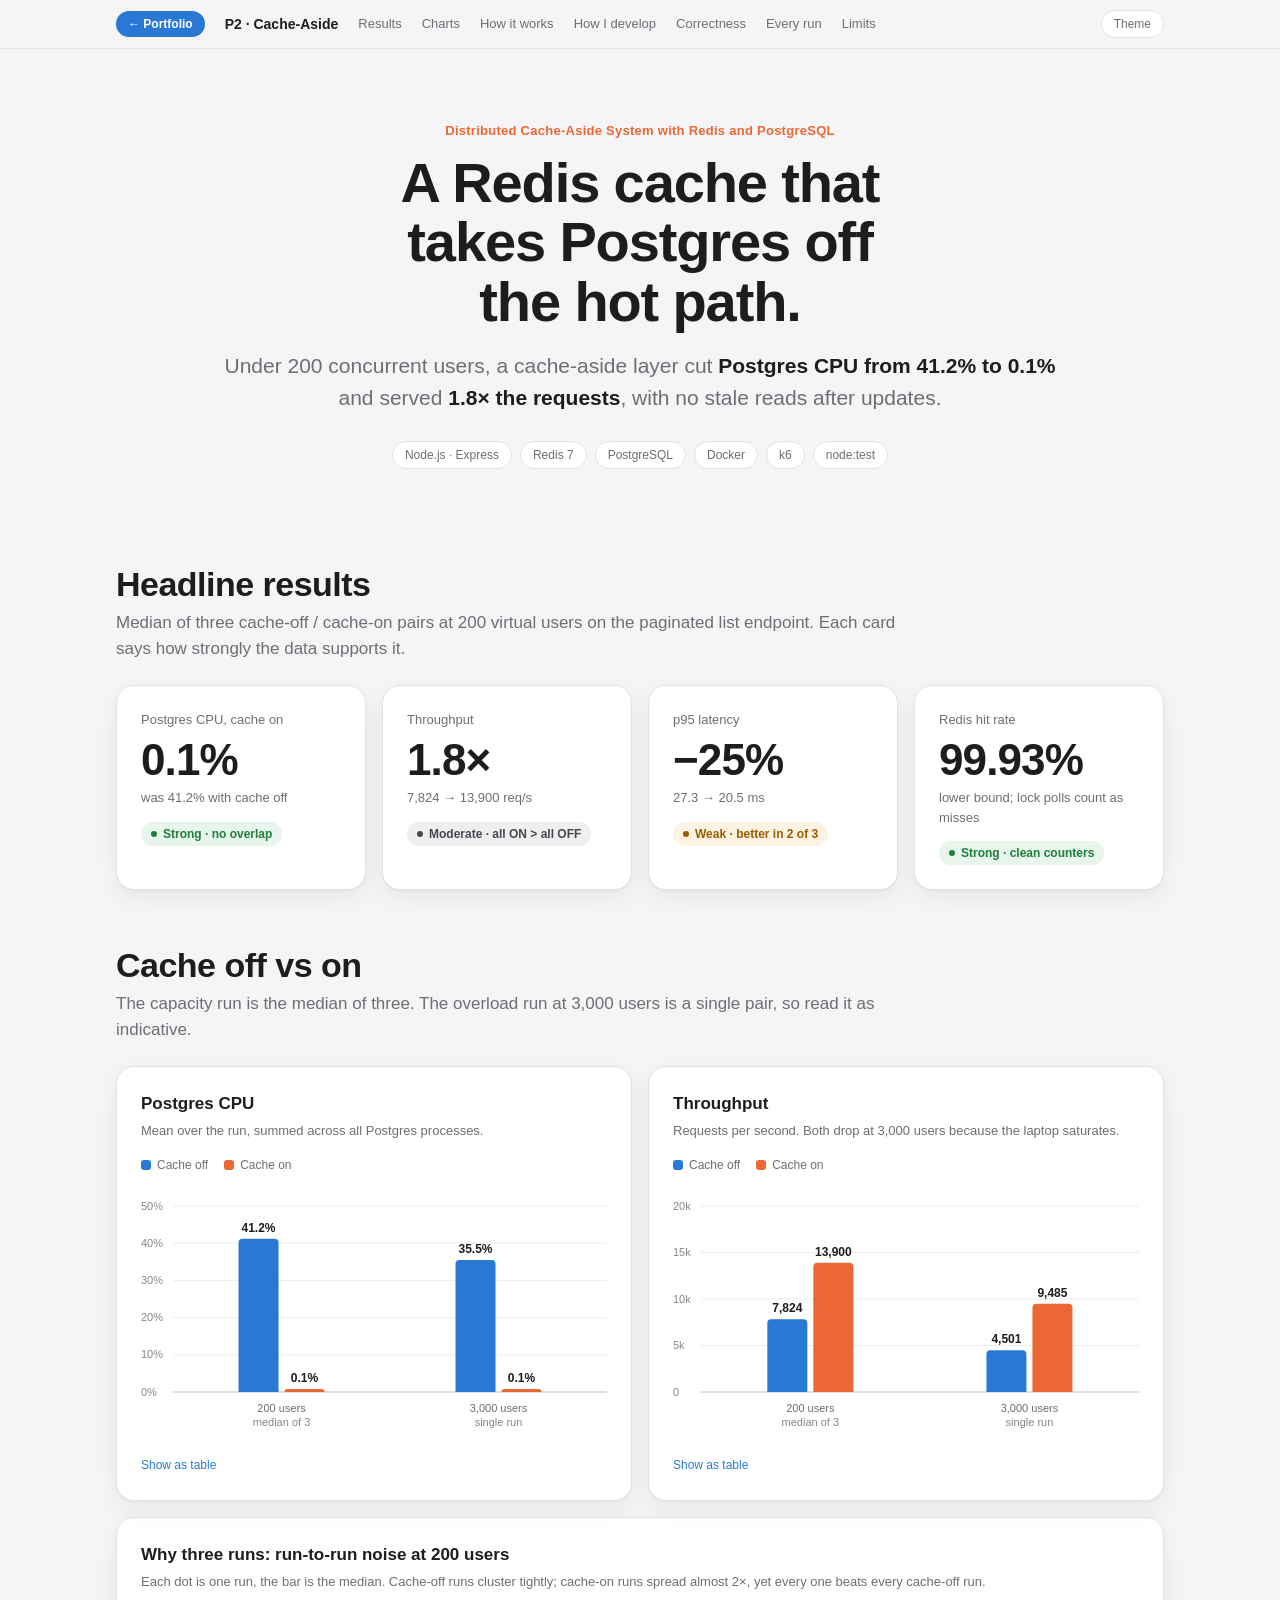
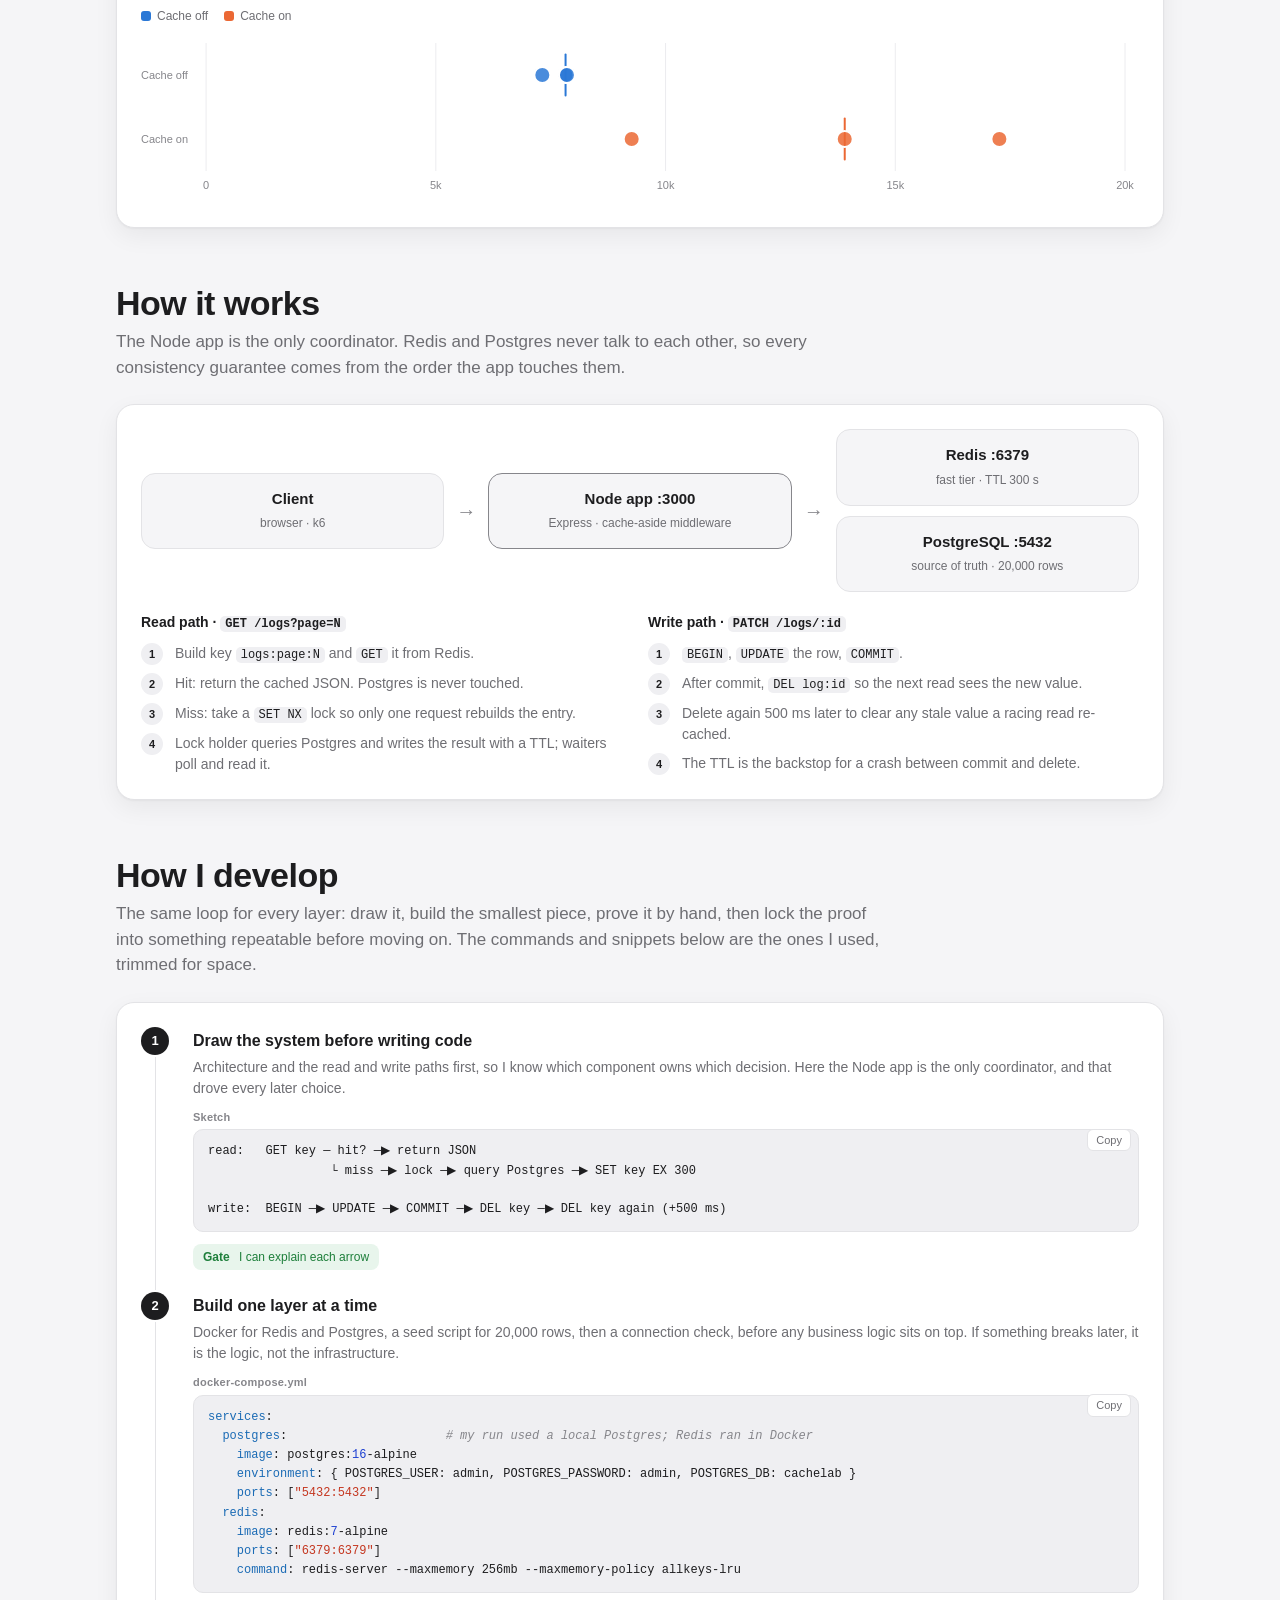
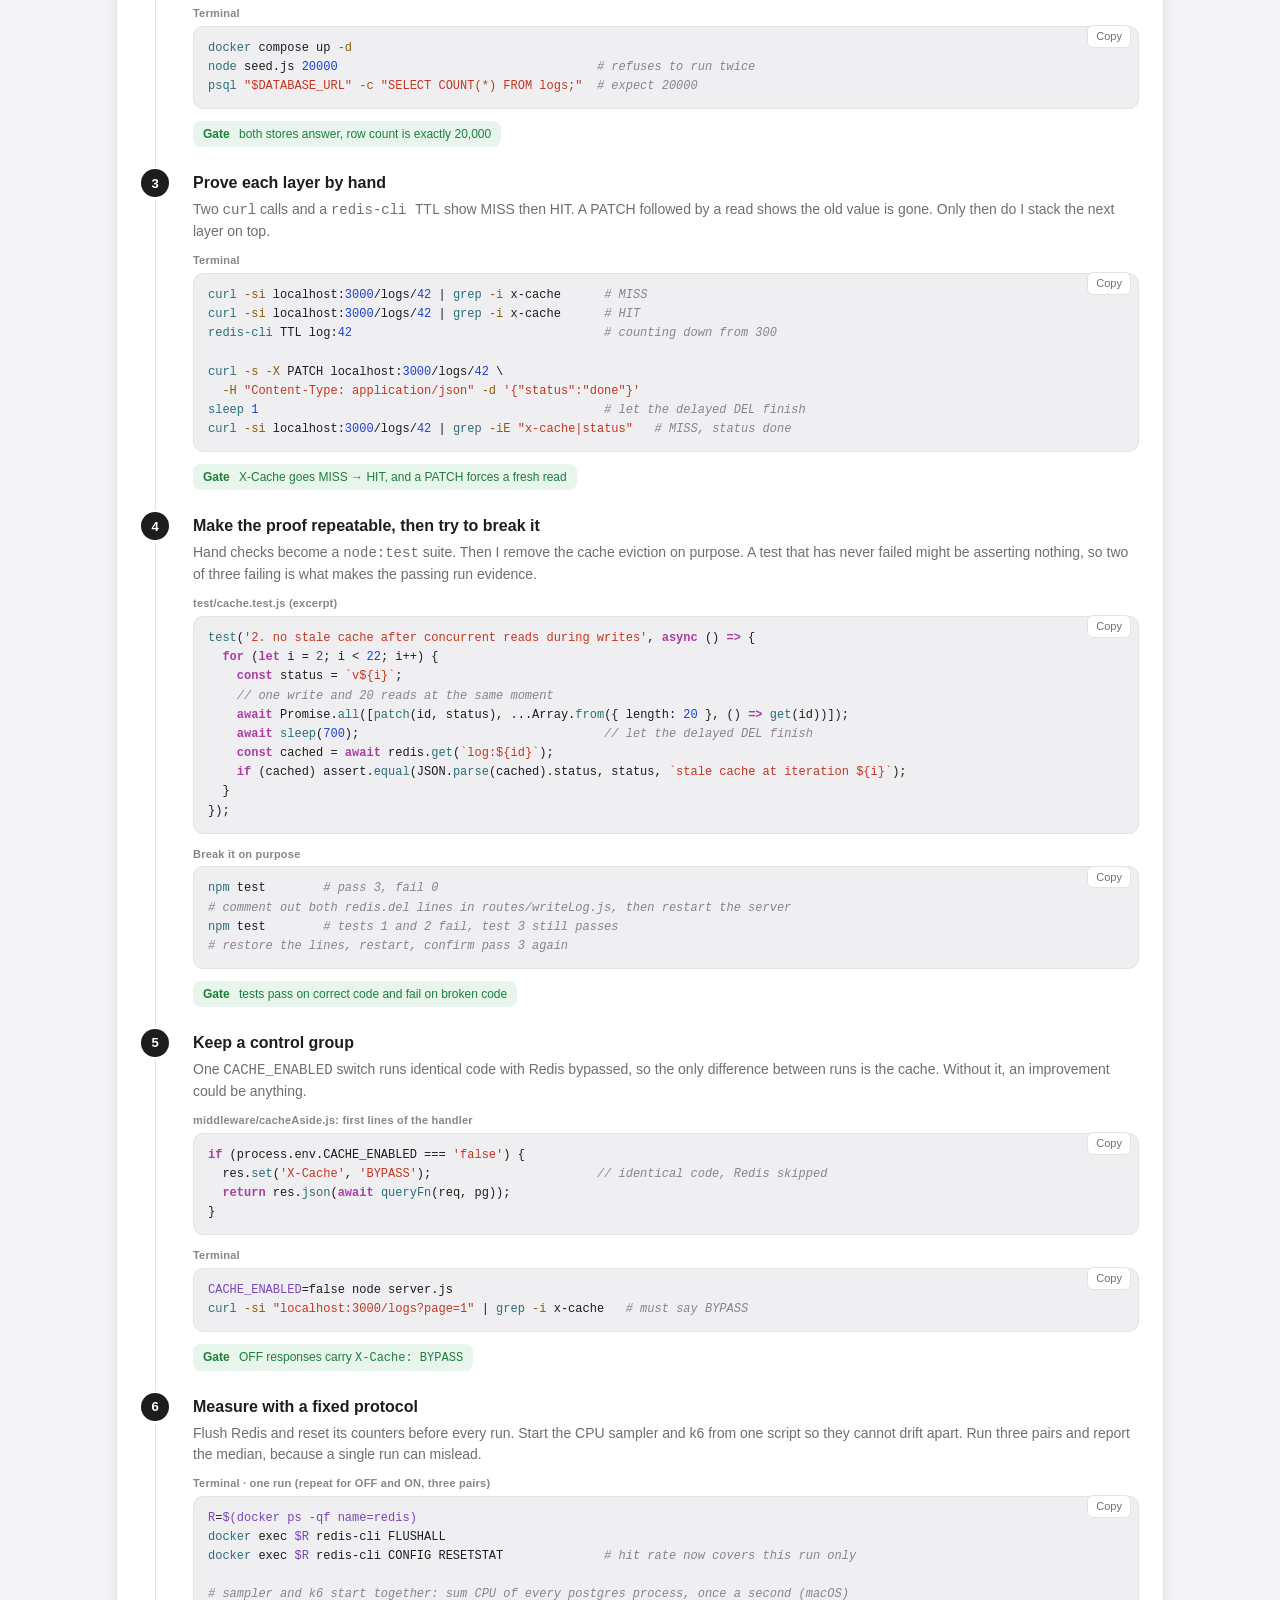
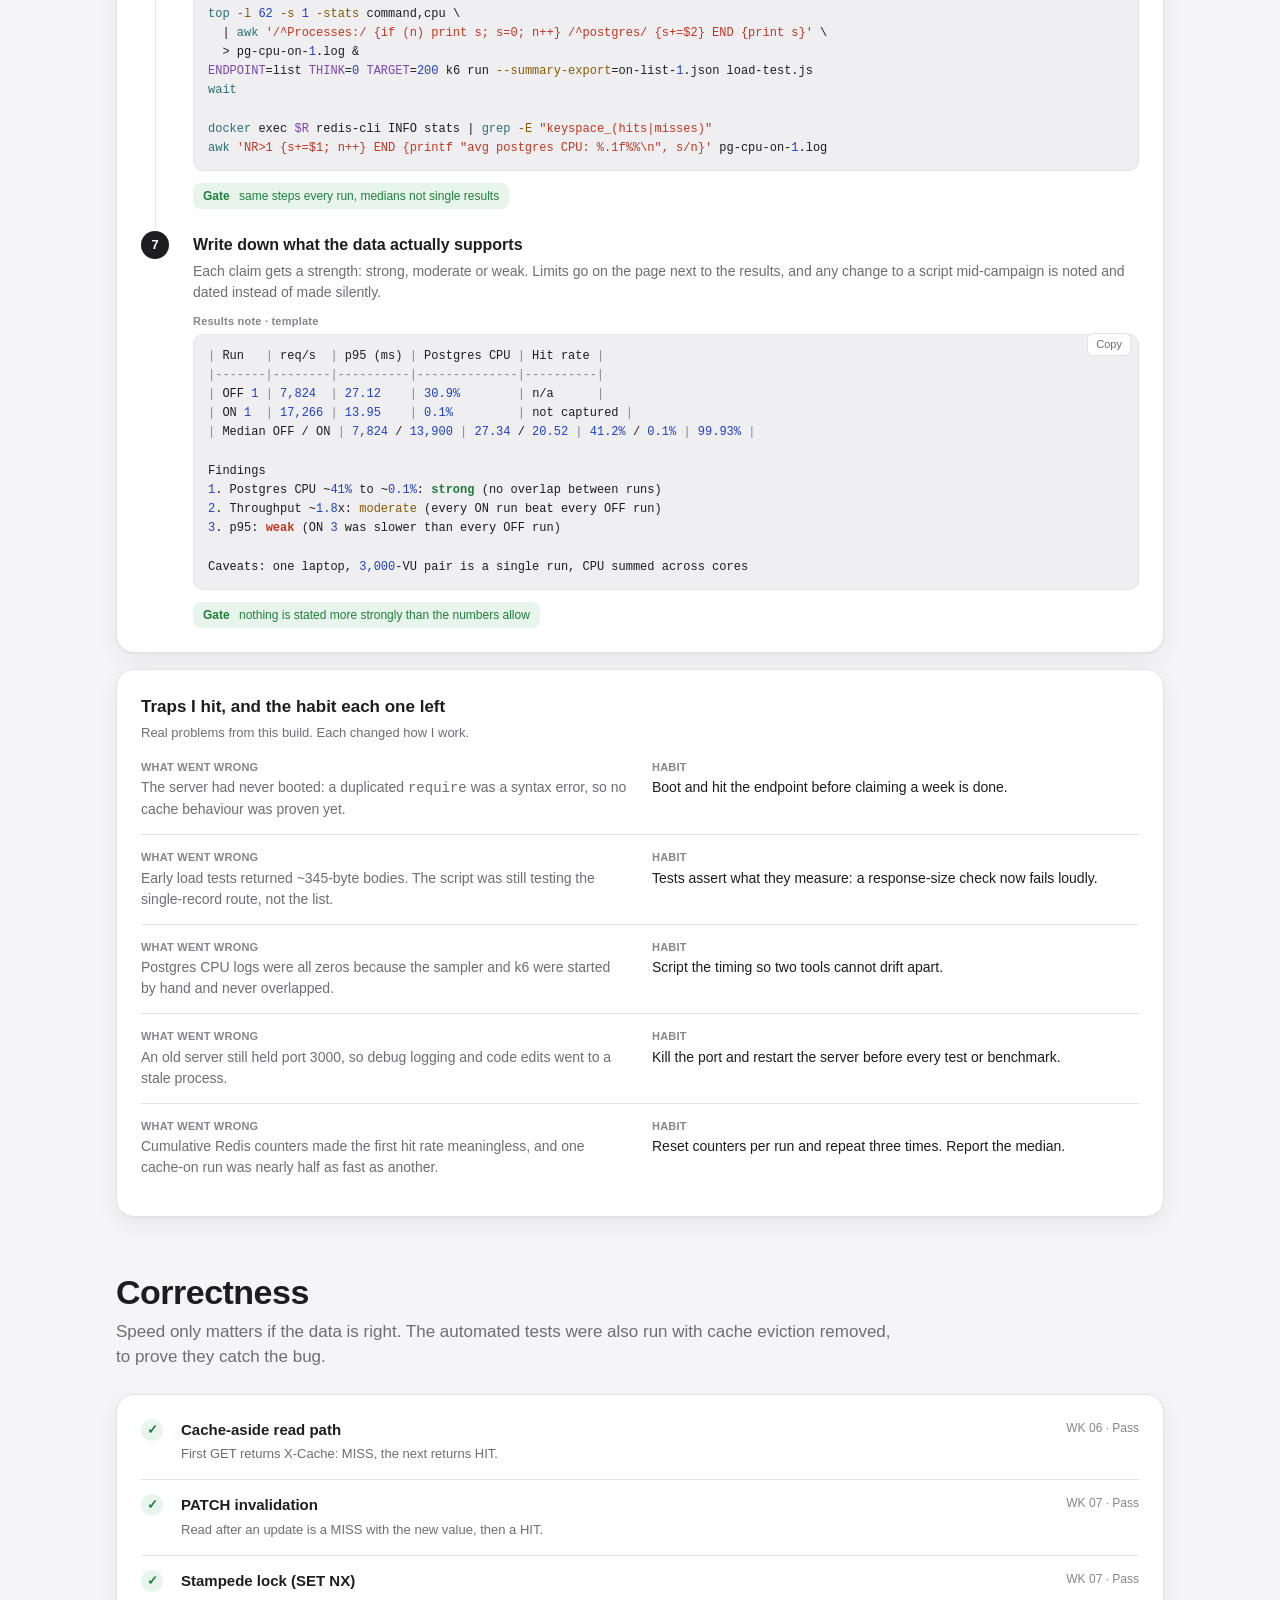
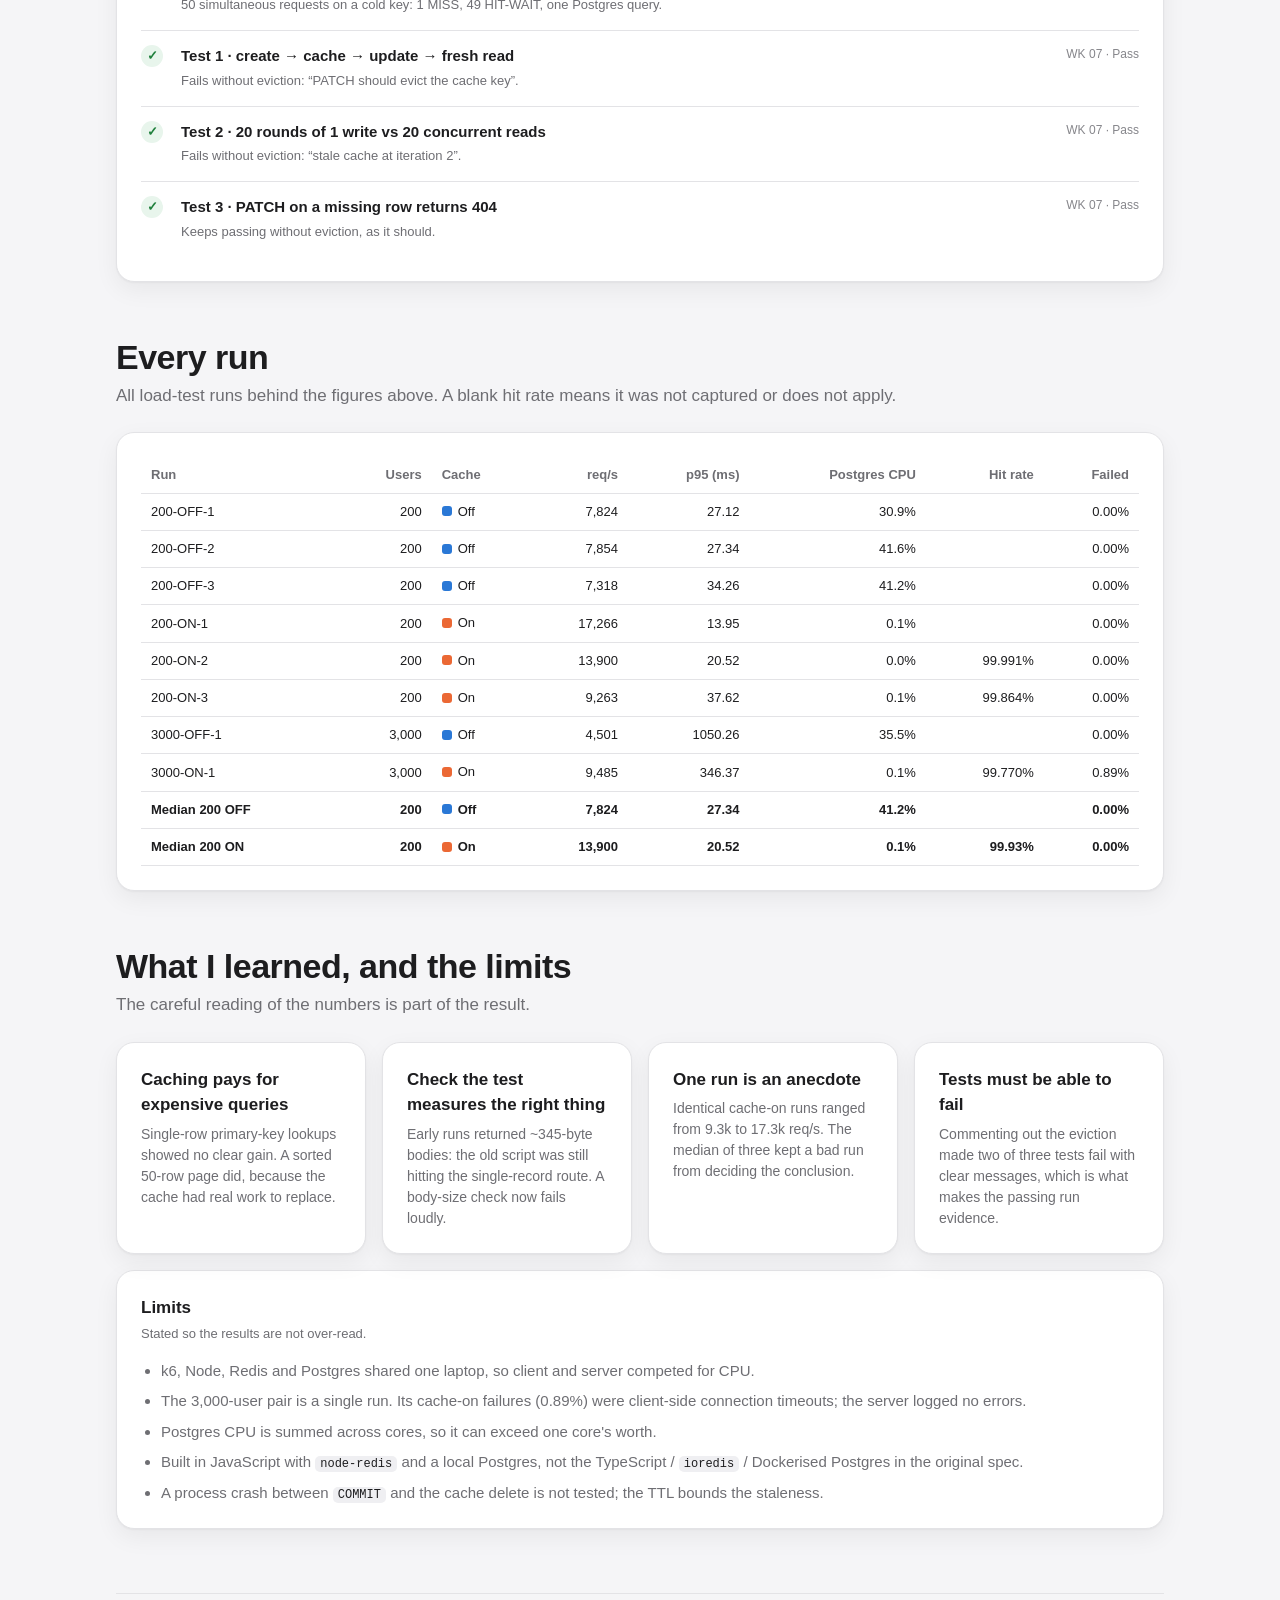
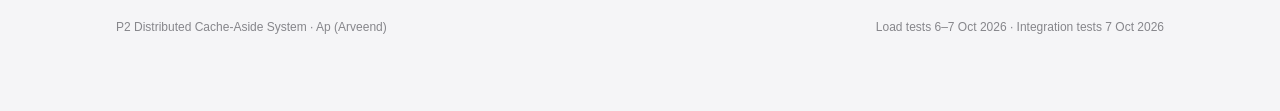
<file: proj/cache-aside.html>
<!doctype html>
<html lang="en">
<head>
<meta charset="utf-8">
<meta name="viewport" content="width=device-width, initial-scale=1">
<title>P2 · Distributed Cache-Aside System</title>
<meta name="description" content="Redis cache-aside in front of PostgreSQL: Postgres CPU fell from ~41% to effectively idle under load, with throughput up ~1.8x.">
<style>
:root {
  color-scheme: light;
  --bg: #f5f5f7;
  --card: #ffffff;
  --line: #e3e3e6;
  --grid: #ececef;
  --axis: #c7c7cc;
  --text: #1d1d1f;
  --text-2: #6e6e73;
  --text-3: #86868b;
  --off: #2a78d6;
  --on: #eb6834;
  --ok: #1e7f3b;
  --ok-bg: #e8f5ec;
  --warn: #9a5b00;
  --warn-bg: #fdf3e2;
  --mid: #48484c;
  --mid-bg: #efeff2;
  --pop: #ffffff;
  --shadow: 0 1px 2px rgba(0,0,0,.04), 0 8px 24px rgba(0,0,0,.06);
  --r: 18px;
  --font: -apple-system, BlinkMacSystemFont, "SF Pro Text", "SF Pro Display", "Helvetica Neue", Helvetica, Arial, sans-serif;
  --t-kw:#ad3da4; --t-str:#c4361f; --t-num:#1c3fd1; --t-fn:#2a6f77; --t-key:#1b6bb5; --t-var:#7a45b5; --t-flag:#8a5a00; --t-ok:#1d7a3e; --t-bad:#c4361f;
  --mono: ui-monospace, "SF Mono", Menlo, Consolas, monospace;
}
@media (prefers-color-scheme: dark) {
  :root:not([data-theme="light"]) {
    color-scheme: dark;
    --bg: #000000; --card: #1c1c1e; --line: #2c2c2e; --grid: #2a2a2c; --axis: #48484a;
    --text: #f5f5f7; --text-2: #a1a1a6; --text-3: #8e8e93;
    --off: #3987e5; --on: #d95926;
    --ok: #4cd07a; --ok-bg: #0f2a19; --warn: #f0b552; --warn-bg: #2d2210; --mid: #c7c7cc; --mid-bg: #2c2c2e;
    --pop: #2c2c2e; --shadow: none;
    --t-kw:#fc5fa3; --t-str:#fc7a6e; --t-num:#d9c97c; --t-fn:#6ec3b0; --t-key:#6bc2ff; --t-var:#cda1ff; --t-flag:#f0b552; --t-ok:#4cd07a; --t-bad:#fc7a6e;
  }
}
:root[data-theme="dark"] {
  color-scheme: dark;
  --bg: #000000; --card: #1c1c1e; --line: #2c2c2e; --grid: #2a2a2c; --axis: #48484a;
  --text: #f5f5f7; --text-2: #a1a1a6; --text-3: #8e8e93;
  --off: #3987e5; --on: #d95926;
  --ok: #4cd07a; --ok-bg: #0f2a19; --warn: #f0b552; --warn-bg: #2d2210; --mid: #c7c7cc; --mid-bg: #2c2c2e;
  --pop: #2c2c2e; --shadow: none;
  --t-kw:#fc5fa3; --t-str:#fc7a6e; --t-num:#d9c97c; --t-fn:#6ec3b0; --t-key:#6bc2ff; --t-var:#cda1ff; --t-flag:#f0b552; --t-ok:#4cd07a; --t-bad:#fc7a6e;
}
* { box-sizing: border-box; }
html { -webkit-text-size-adjust: 100%; }
body { margin: 0; background: var(--bg); color: var(--text); font-family: var(--font); line-height: 1.5; -webkit-font-smoothing: antialiased; }
.wrap { max-width: 1080px; margin: 0 auto; padding: 0 16px 80px; }
nav { position: sticky; top: 0; z-index: 10; backdrop-filter: saturate(180%) blur(20px); -webkit-backdrop-filter: saturate(180%) blur(20px); background: color-mix(in srgb, var(--bg) 78%, transparent); border-bottom: 1px solid var(--line); }
nav .wrap { display: flex; align-items: center; gap: 20px; height: 48px; padding-bottom: 0; overflow-x: auto; scrollbar-width: none; }
nav .brand { font-weight: 600; font-size: 14px; white-space: nowrap; }
nav a { color: var(--text-2); text-decoration: none; font-size: 13px; white-space: nowrap; }
nav a:hover { color: var(--text); }
nav a.portfolio-btn { color: #fff; background: var(--off); border-radius: 999px; padding: 4px 12px; font-size: 12px; font-weight: 600; }
nav a.portfolio-btn:hover { color: #fff; filter: brightness(1.1); }
nav a.portfolio-btn:focus-visible { outline: 2px solid var(--text); outline-offset: 2px; }
.theme-btn { margin-left: auto; border: 1px solid var(--line); background: var(--card); color: var(--text-2); border-radius: 999px; font: inherit; font-size: 12px; padding: 4px 12px; cursor: pointer; white-space: nowrap; }

header.hero { padding: 72px 0 40px; text-align: center; }
.eyebrow { font-size: 13px; font-weight: 600; color: var(--on); letter-spacing: .02em; margin: 0 0 12px; }
h1 { font-size: clamp(34px, 6vw, 56px); line-height: 1.07; letter-spacing: -.02em; font-weight: 700; margin: 0 auto 18px; max-width: 16ch; }
.lede { font-size: clamp(17px, 2.2vw, 21px); color: var(--text-2); max-width: 40em; margin: 0 auto; }
.lede strong { color: var(--text); font-weight: 600; }
.chips { display: flex; flex-wrap: wrap; justify-content: center; gap: 8px; margin-top: 28px; }
.chip { font-size: 12px; color: var(--text-2); background: var(--card); border: 1px solid var(--line); border-radius: 999px; padding: 4px 12px; }

section { padding-top: 56px; scroll-margin-top: 56px; }
h2 { font-size: clamp(26px, 3.6vw, 34px); letter-spacing: -.015em; line-height: 1.15; margin: 0 0 6px; font-weight: 700; }
.sub { color: var(--text-2); margin: 0 0 24px; font-size: 17px; max-width: 46em; }

.card { background: var(--card); border: 1px solid var(--line); border-radius: var(--r); padding: 24px; box-shadow: var(--shadow); min-width: 0; }
.card h3 { font-size: 17px; font-weight: 600; margin: 0; }
.card .note { font-size: 13px; color: var(--text-2); margin: 4px 0 16px; }
.grid-4 { display: grid; gap: 16px; grid-template-columns: repeat(auto-fit, minmax(min(100%, 220px), 1fr)); }
.grid-2 { display: grid; gap: 16px; grid-template-columns: repeat(auto-fit, minmax(min(100%, 420px), 1fr)); }

.kpi .label { font-size: 13px; color: var(--text-2); }
.kpi .value { font-size: 44px; font-weight: 700; letter-spacing: -.02em; line-height: 1.1; margin: 6px 0 4px; font-variant-numeric: tabular-nums; }
.kpi .from { font-size: 13px; color: var(--text-2); font-variant-numeric: tabular-nums; }
.badge { display: inline-flex; align-items: center; gap: 6px; margin-top: 14px; font-size: 12px; font-weight: 600; border-radius: 999px; padding: 3px 10px; }
.badge::before { content: ""; width: 6px; height: 6px; border-radius: 50%; background: currentColor; }
.b-strong { color: var(--ok); background: var(--ok-bg); }
.b-mod { color: var(--mid); background: var(--mid-bg); }
.b-weak { color: var(--warn); background: var(--warn-bg); }

.legend { display: flex; gap: 16px; font-size: 12px; color: var(--text-2); margin-bottom: 8px; }
.legend span { display: inline-flex; align-items: center; gap: 6px; }
.sw { width: 10px; height: 10px; border-radius: 3px; display: inline-block; }
.sw.off { background: var(--off); } .sw.on { background: var(--on); }
.chart { position: relative; min-height: 262px; }
.strip { position: relative; min-height: 170px; }
.chart svg, .strip svg { display: block; width: 100%; height: auto; overflow: visible; }
.tick { fill: var(--text-3); font-size: 11px; font-family: var(--font); }
.vlabel { fill: var(--text); font-size: 12px; font-weight: 600; font-family: var(--font); font-variant-numeric: tabular-nums; }
.tip { position: absolute; pointer-events: none; background: var(--pop); border: 1px solid var(--line); border-radius: 10px; box-shadow: 0 6px 20px rgba(0,0,0,.14); padding: 6px 10px; font-size: 12px; white-space: nowrap; display: none; z-index: 3; font-variant-numeric: tabular-nums; }
.tip .h { color: var(--text-2); margin-bottom: 2px; }
.tip .row { display: flex; align-items: center; gap: 6px; }
.hit { cursor: default; }
.viewtoggle { margin-top: 12px; font: inherit; font-size: 12px; color: var(--off); background: none; border: 0; padding: 0; cursor: pointer; }
.datatable { display: none; margin-top: 10px; }
.datatable.show { display: block; }

.arch { display: grid; grid-template-columns: 1fr auto 1fr auto 1fr; align-items: center; gap: 12px; margin-bottom: 20px; }
.node { border: 1px solid var(--line); border-radius: 14px; padding: 14px 12px; text-align: center; background: var(--bg); }
.node b { display: block; font-size: 15px; }
.node small { color: var(--text-2); font-size: 12px; }
.node.app { border-color: var(--text-3); }
.stores { display: grid; gap: 10px; }
.arrow { color: var(--text-3); font-size: 20px; }
.paths { display: grid; gap: 16px; grid-template-columns: repeat(auto-fit, minmax(min(100%, 300px), 1fr)); }
.path h4 { margin: 0 0 10px; font-size: 14px; font-weight: 600; }
.path ol { margin: 0; padding-left: 0; list-style: none; counter-reset: s; display: grid; gap: 8px; }
.path li { counter-increment: s; display: grid; grid-template-columns: 24px 1fr; gap: 10px; font-size: 14px; color: var(--text-2); }
.path li::before { content: counter(s); width: 22px; height: 22px; border-radius: 50%; display: grid; place-items: center; font-size: 11px; font-weight: 600; background: var(--mid-bg); color: var(--text); }
.path code, td code, .caveats code { font-family: var(--mono); font-size: 12px; background: var(--mid-bg); padding: 1px 5px; border-radius: 5px; color: var(--text); }
@media (max-width: 640px) {
  .arch { grid-template-columns: 1fr; }
  .arrow { transform: rotate(90deg); justify-self: center; }
}

.checks { display: grid; gap: 0; }
.check { display: grid; grid-template-columns: 28px 1fr auto; gap: 12px; align-items: start; padding: 14px 0; border-top: 1px solid var(--line); }
.check:first-child { border-top: 0; padding-top: 0; }
.tick-ic { width: 22px; height: 22px; border-radius: 50%; background: var(--ok-bg); color: var(--ok); display: grid; place-items: center; font-size: 13px; font-weight: 700; }
.check b { font-size: 15px; font-weight: 600; display: block; }
.check span { color: var(--text-2); font-size: 13px; }
.wk { font-size: 12px; color: var(--text-3); white-space: nowrap; }

.tablewrap { overflow-x: auto; }
table { width: 100%; border-collapse: collapse; font-size: 13px; font-variant-numeric: tabular-nums; }
th { text-align: left; font-weight: 600; color: var(--text-2); padding: 8px 10px; border-bottom: 1px solid var(--line); white-space: nowrap; }
td { padding: 8px 10px; border-bottom: 1px solid var(--line); white-space: nowrap; }
td.n, th.n { text-align: right; }
tr.median td { font-weight: 600; }
.cfg { display: inline-flex; align-items: center; gap: 6px; }

.caveats { margin: 0; padding-left: 20px; display: grid; gap: 8px; color: var(--text-2); font-size: 15px; }
.lessons { display: grid; gap: 16px; grid-template-columns: repeat(auto-fit, minmax(min(100%, 240px), 1fr)); }
.lessons .card p { color: var(--text-2); font-size: 14px; margin: 6px 0 0; }


.step > div { min-width: 0; }
.step { grid-template-columns: 36px minmax(0, 1fr); }
.code { position: relative; margin: 10px 0 12px; }
.code .cap { font-size: 11px; font-weight: 600; letter-spacing: .02em; color: var(--text-3); margin: 0 0 4px; }
.code pre { margin: 0; background: var(--mid-bg); border: 1px solid var(--line); border-radius: 10px; padding: 12px 14px; overflow-x: auto; font-family: var(--mono); font-size: 12px; line-height: 1.6; color: var(--text); tab-size: 2; -webkit-overflow-scrolling: touch; }
.code pre code { background: none; padding: 0; font-size: inherit; color: inherit; white-space: pre; }
.code .c { color: var(--text-3); font-style: italic; }
.code .k{color:var(--t-kw);font-weight:600}
.code .s{color:var(--t-str)}
.code .n{color:var(--t-num)}
.code .f{color:var(--t-fn)}
.code .y{color:var(--t-key)}
.code .v{color:var(--t-var)}
.code .g{color:var(--t-flag)}
.code .ok{color:var(--t-ok);font-weight:600}
.code .bad{color:var(--t-bad);font-weight:600}
.code .p{color:var(--text-3)}

.code button { position: absolute; top: 20px; right: 8px; font: inherit; font-size: 11px; color: var(--text-2); background: var(--card); border: 1px solid var(--line); border-radius: 6px; padding: 2px 8px; cursor: pointer; }
.code button:hover { color: var(--text); }
.flow { display: grid; gap: 0; counter-reset: st; }
.step { display: grid; grid-template-columns: 36px 1fr; gap: 16px; position: relative; padding-bottom: 22px; }
.step:last-child { padding-bottom: 0; }
.step::before { counter-increment: st; content: counter(st); width: 28px; height: 28px; border-radius: 50%; display: grid; place-items: center; font-size: 13px; font-weight: 600; background: var(--text); color: var(--card); z-index: 1; }
.step::after { content: ""; position: absolute; left: 13.5px; top: 30px; bottom: 2px; width: 1px; background: var(--line); }
.step:last-child::after { display: none; }
.step h4 { margin: 2px 0 4px; font-size: 16px; font-weight: 600; }
.step p { margin: 0 0 8px; color: var(--text-2); font-size: 14px; }
.gate { display: inline-block; font-size: 12px; line-height: 1.5; color: var(--ok); background: var(--ok-bg); border-radius: 8px; padding: 4px 10px; }
.gate b { font-weight: 600; margin-right: 6px; }
.gate code { background: none; padding: 0; color: inherit; }
.traps { display: grid; gap: 0; }
.trap { display: grid; grid-template-columns: 1fr 1fr; gap: 8px 24px; padding: 14px 0; border-top: 1px solid var(--line); font-size: 14px; }
.trap:first-child { border-top: 0; padding-top: 0; }
.trap .was { color: var(--text-2); }
.trap .now { color: var(--text); }
.trap small { display: block; font-size: 11px; font-weight: 600; letter-spacing: .02em; color: var(--text-3); margin-bottom: 2px; }
@media (max-width: 640px) { .trap { grid-template-columns: 1fr; } }
footer { margin-top: 64px; padding-top: 24px; border-top: 1px solid var(--line); color: var(--text-3); font-size: 12px; display: flex; flex-wrap: wrap; gap: 8px 24px; justify-content: space-between; }
footer a { color: var(--text-2); }
</style>
</head>
<body>

<nav aria-label="Sections">
  <div class="wrap">
    <a class="portfolio-btn" href="https://aparve08.github.io/portfolioV1/#top" rel="noopener">← Portfolio</a>
    <span class="brand">P2 · Cache-Aside</span>
    <a href="#results">Results</a>
    <a href="#charts">Charts</a>
    <a href="#how">How it works</a>
    <a href="#develop">How I develop</a>
    <a href="#tests">Correctness</a>
    <a href="#runs">Every run</a>
    <a href="#limits">Limits</a>
    <button class="theme-btn" id="theme" type="button" aria-label="Toggle colour theme">Theme</button>
  </div>
</nav>

<div class="wrap">
  <header class="hero">
    <p class="eyebrow">Distributed Cache-Aside System with Redis and PostgreSQL</p>
    <h1>A Redis cache that takes Postgres off the hot path.</h1>
    <p class="lede">Under 200 concurrent users, a cache-aside layer cut <strong>Postgres CPU from <span data-k="cpuOff"></span> to <span data-k="cpuOn"></span></strong> and served <strong><span data-k="tputX"></span> the requests</strong>, with no stale reads after updates.</p>
    <div class="chips">
      <span class="chip">Node.js · Express</span><span class="chip">Redis 7</span><span class="chip">PostgreSQL</span><span class="chip">Docker</span><span class="chip">k6</span><span class="chip">node:test</span>
    </div>
  </header>

  <section id="results">
    <h2>Headline results</h2>
    <p class="sub">Median of three cache-off / cache-on pairs at 200 virtual users on the paginated list endpoint. Each card says how strongly the data supports it.</p>
    <div class="grid-4">
      <div class="card kpi">
        <div class="label">Postgres CPU, cache on</div>
        <div class="value" data-k="cpuOn"></div>
        <div class="from">was <span data-k="cpuOff"></span> with cache off</div>
        <span class="badge b-strong">Strong · no overlap</span>
      </div>
      <div class="card kpi">
        <div class="label">Throughput</div>
        <div class="value" data-k="tputX"></div>
        <div class="from"><span data-k="tputOff"></span> → <span data-k="tputOn"></span> req/s</div>
        <span class="badge b-mod">Moderate · all ON &gt; all OFF</span>
      </div>
      <div class="card kpi">
        <div class="label">p95 latency</div>
        <div class="value" data-k="p95Chg"></div>
        <div class="from"><span data-k="p95Off"></span> → <span data-k="p95On"></span> ms</div>
        <span class="badge b-weak">Weak · better in 2 of 3</span>
      </div>
      <div class="card kpi">
        <div class="label">Redis hit rate</div>
        <div class="value" data-k="hit"></div>
        <div class="from">lower bound; lock polls count as misses</div>
        <span class="badge b-strong">Strong · clean counters</span>
      </div>
    </div>
  </section>

  <section id="charts">
    <h2>Cache off vs on</h2>
    <p class="sub">The capacity run is the median of three. The overload run at 3,000 users is a single pair, so read it as indicative.</p>
    <div class="grid-2">
      <div class="card">
        <h3>Postgres CPU</h3>
        <p class="note">Mean over the run, summed across all Postgres processes.</p>
        <div class="legend"><span><i class="sw off"></i>Cache off</span><span><i class="sw on"></i>Cache on</span></div>
        <div class="chart" id="c-cpu" role="img" aria-label="Postgres CPU by load and cache setting"></div>
        <button class="viewtoggle" data-for="t-cpu" type="button">Show as table</button>
        <div class="datatable tablewrap" id="t-cpu"></div>
      </div>
      <div class="card">
        <h3>Throughput</h3>
        <p class="note">Requests per second. Both drop at 3,000 users because the laptop saturates.</p>
        <div class="legend"><span><i class="sw off"></i>Cache off</span><span><i class="sw on"></i>Cache on</span></div>
        <div class="chart" id="c-tput" role="img" aria-label="Throughput by load and cache setting"></div>
        <button class="viewtoggle" data-for="t-tput" type="button">Show as table</button>
        <div class="datatable tablewrap" id="t-tput"></div>
      </div>
    </div>
    <div class="card" style="margin-top:16px">
      <h3>Why three runs: run-to-run noise at 200 users</h3>
      <p class="note">Each dot is one run, the bar is the median. Cache-off runs cluster tightly; cache-on runs spread almost 2×, yet every one beats every cache-off run.</p>
      <div class="legend"><span><i class="sw off"></i>Cache off</span><span><i class="sw on"></i>Cache on</span></div>
      <div class="strip" id="c-noise" role="img" aria-label="Throughput of each run at 200 users"></div>
    </div>
  </section>

  <section id="how">
    <h2>How it works</h2>
    <p class="sub">The Node app is the only coordinator. Redis and Postgres never talk to each other, so every consistency guarantee comes from the order the app touches them.</p>
    <div class="card">
      <div class="arch" aria-label="Architecture: client to Node app to Redis and PostgreSQL">
        <div class="node"><b>Client</b><small>browser · k6</small></div>
        <div class="arrow" aria-hidden="true">→</div>
        <div class="node app"><b>Node app :3000</b><small>Express · cache-aside middleware</small></div>
        <div class="arrow" aria-hidden="true">→</div>
        <div class="stores">
          <div class="node"><b>Redis :6379</b><small>fast tier · TTL 300 s</small></div>
          <div class="node"><b>PostgreSQL :5432</b><small>source of truth · 20,000 rows</small></div>
        </div>
      </div>
      <div class="paths">
        <div class="path">
          <h4>Read path · <code>GET /logs?page=N</code></h4>
          <ol>
            <li><span>Build key <code>logs:page:N</code> and <code>GET</code> it from Redis.</span></li>
            <li><span>Hit: return the cached JSON. Postgres is never touched.</span></li>
            <li><span>Miss: take a <code>SET NX</code> lock so only one request rebuilds the entry.</span></li>
            <li><span>Lock holder queries Postgres and writes the result with a TTL; waiters poll and read it.</span></li>
          </ol>
        </div>
        <div class="path">
          <h4>Write path · <code>PATCH /logs/:id</code></h4>
          <ol>
            <li><span><code>BEGIN</code>, <code>UPDATE</code> the row, <code>COMMIT</code>.</span></li>
            <li><span>After commit, <code>DEL log:id</code> so the next read sees the new value.</span></li>
            <li><span>Delete again 500 ms later to clear any stale value a racing read re-cached.</span></li>
            <li><span>The TTL is the backstop for a crash between commit and delete.</span></li>
          </ol>
        </div>
      </div>
    </div>
  </section>

  <section id="develop">
    <h2>How I develop</h2>
    <p class="sub">The same loop for every layer: draw it, build the smallest piece, prove it by hand, then lock the proof into something repeatable before moving on. The commands and snippets below are the ones I used, trimmed for space.</p>
    <div class="card">
      <div class="flow">
        <div class="step"><div>
          <h4>Draw the system before writing code</h4>
          <p>Architecture and the read and write paths first, so I know which component owns which decision. Here the Node app is the only coordinator, and that drove every later choice.</p>
          <div class="code" data-lang="none"><p class="cap">Sketch</p><button type="button" aria-label="Copy code">Copy</button><pre><code>read:   GET key ─ hit? ─▶ return JSON
                 └ miss ─▶ lock ─▶ query Postgres ─▶ SET key EX 300

write:  BEGIN ─▶ UPDATE ─▶ COMMIT ─▶ DEL key ─▶ DEL key again (+500 ms)</code></pre></div>
          <span class="gate"><b>Gate</b> I can explain each arrow</span>
        </div></div>
        <div class="step"><div>
          <h4>Build one layer at a time</h4>
          <p>Docker for Redis and Postgres, a seed script for 20,000 rows, then a connection check, before any business logic sits on top. If something breaks later, it is the logic, not the infrastructure.</p>
          <div class="code" data-lang="yaml"><p class="cap">docker-compose.yml</p><button type="button" aria-label="Copy code">Copy</button><pre><code>services:
  postgres:                      <span class="c"># my run used a local Postgres; Redis ran in Docker</span>
    image: postgres:16-alpine
    environment: { POSTGRES_USER: admin, POSTGRES_PASSWORD: admin, POSTGRES_DB: cachelab }
    ports: [&quot;5432:5432&quot;]
  redis:
    image: redis:7-alpine
    ports: [&quot;6379:6379&quot;]
    command: redis-server --maxmemory 256mb --maxmemory-policy allkeys-lru</code></pre></div>
          <div class="code" data-lang="sh"><p class="cap">Terminal</p><button type="button" aria-label="Copy code">Copy</button><pre><code>docker compose up -d
node seed.js 20000                                    <span class="c"># refuses to run twice</span>
psql &quot;$DATABASE_URL&quot; -c &quot;SELECT COUNT(*) FROM logs;&quot;  <span class="c"># expect 20000</span></code></pre></div>
          <span class="gate"><b>Gate</b> both stores answer, row count is exactly 20,000</span>
        </div></div>
        <div class="step"><div>
          <h4>Prove each layer by hand</h4>
          <p>Two <code>curl</code> calls and a <code>redis-cli TTL</code> show MISS then HIT. A PATCH followed by a read shows the old value is gone. Only then do I stack the next layer on top.</p>
          <div class="code" data-lang="sh"><p class="cap">Terminal</p><button type="button" aria-label="Copy code">Copy</button><pre><code>curl -si localhost:3000/logs/42 | grep -i x-cache      <span class="c"># MISS</span>
curl -si localhost:3000/logs/42 | grep -i x-cache      <span class="c"># HIT</span>
redis-cli TTL log:42                                   <span class="c"># counting down from 300</span>

curl -s -X PATCH localhost:3000/logs/42 \
  -H &quot;Content-Type: application/json&quot; -d &#x27;{&quot;status&quot;:&quot;done&quot;}&#x27;
sleep 1                                                <span class="c"># let the delayed DEL finish</span>
curl -si localhost:3000/logs/42 | grep -iE &quot;x-cache|status&quot;   <span class="c"># MISS, status done</span></code></pre></div>
          <span class="gate"><b>Gate</b> X-Cache goes MISS → HIT, and a PATCH forces a fresh read</span>
        </div></div>
        <div class="step"><div>
          <h4>Make the proof repeatable, then try to break it</h4>
          <p>Hand checks become a <code>node:test</code> suite. Then I remove the cache eviction on purpose. A test that has never failed might be asserting nothing, so two of three failing is what makes the passing run evidence.</p>
          <div class="code" data-lang="js"><p class="cap">test/cache.test.js (excerpt)</p><button type="button" aria-label="Copy code">Copy</button><pre><code>test(&#x27;2. no stale cache after concurrent reads during writes&#x27;, async () =&gt; {
  for (let i = 2; i &lt; 22; i++) {
    const status = `v${i}`;
    <span class="c">// one write and 20 reads at the same moment</span>
    await Promise.all([patch(id, status), ...Array.from({ length: 20 }, () =&gt; get(id))]);
    await sleep(700);                                  <span class="c">// let the delayed DEL finish</span>
    const cached = await redis.get(`log:${id}`);
    if (cached) assert.equal(JSON.parse(cached).status, status, `stale cache at iteration ${i}`);
  }
});</code></pre></div>
          <div class="code" data-lang="sh"><p class="cap">Break it on purpose</p><button type="button" aria-label="Copy code">Copy</button><pre><code>npm test        <span class="c"># pass 3, fail 0</span>
<span class="c"># comment out both redis.del lines in routes/writeLog.js, then restart the server</span>
npm test        <span class="c"># tests 1 and 2 fail, test 3 still passes</span>
<span class="c"># restore the lines, restart, confirm pass 3 again</span></code></pre></div>
          <span class="gate"><b>Gate</b> tests pass on correct code and fail on broken code</span>
        </div></div>
        <div class="step"><div>
          <h4>Keep a control group</h4>
          <p>One <code>CACHE_ENABLED</code> switch runs identical code with Redis bypassed, so the only difference between runs is the cache. Without it, an improvement could be anything.</p>
          <div class="code" data-lang="js"><p class="cap">middleware/cacheAside.js: first lines of the handler</p><button type="button" aria-label="Copy code">Copy</button><pre><code>if (process.env.CACHE_ENABLED === &#x27;false&#x27;) {
  res.set(&#x27;X-Cache&#x27;, &#x27;BYPASS&#x27;);                       <span class="c">// identical code, Redis skipped</span>
  return res.json(await queryFn(req, pg));
}</code></pre></div>
          <div class="code" data-lang="sh"><p class="cap">Terminal</p><button type="button" aria-label="Copy code">Copy</button><pre><code>CACHE_ENABLED=false node server.js
curl -si &quot;localhost:3000/logs?page=1&quot; | grep -i x-cache   <span class="c"># must say BYPASS</span></code></pre></div>
          <span class="gate"><b>Gate</b> OFF responses carry <code>X-Cache: BYPASS</code></span>
        </div></div>
        <div class="step"><div>
          <h4>Measure with a fixed protocol</h4>
          <p>Flush Redis and reset its counters before every run. Start the CPU sampler and k6 from one script so they cannot drift apart. Run three pairs and report the median, because a single run can mislead.</p>
          <div class="code" data-lang="sh"><p class="cap">Terminal · one run (repeat for OFF and ON, three pairs)</p><button type="button" aria-label="Copy code">Copy</button><pre><code>R=$(docker ps -qf name=redis)
docker exec $R redis-cli FLUSHALL
docker exec $R redis-cli CONFIG RESETSTAT              <span class="c"># hit rate now covers this run only</span>

<span class="c"># sampler and k6 start together: sum CPU of every postgres process, once a second (macOS)</span>
top -l 62 -s 1 -stats command,cpu \
  | awk &#x27;/^Processes:/ {if (n) print s; s=0; n++} /^postgres/ {s+=$2} END {print s}&#x27; \
  &gt; pg-cpu-on-1.log &amp;
ENDPOINT=list THINK=0 TARGET=200 k6 run --summary-export=on-list-1.json load-test.js
wait

docker exec $R redis-cli INFO stats | grep -E &quot;keyspace_(hits|misses)&quot;
awk &#x27;NR&gt;1 {s+=$1; n++} END {printf &quot;avg postgres CPU: %.1f%%\n&quot;, s/n}&#x27; pg-cpu-on-1.log</code></pre></div>
          <span class="gate"><b>Gate</b> same steps every run, medians not single results</span>
        </div></div>
        <div class="step"><div>
          <h4>Write down what the data actually supports</h4>
          <p>Each claim gets a strength: strong, moderate or weak. Limits go on the page next to the results, and any change to a script mid-campaign is noted and dated instead of made silently.</p>
          <div class="code" data-lang="md"><p class="cap">Results note · template</p><button type="button" aria-label="Copy code">Copy</button><pre><code>| Run   | req/s  | p95 (ms) | Postgres CPU | Hit rate |
|-------|--------|----------|--------------|----------|
| OFF 1 | 7,824  | 27.12    | 30.9%        | n/a      |
| ON 1  | 17,266 | 13.95    | 0.1%         | not captured |
| Median OFF / ON | 7,824 / 13,900 | 27.34 / 20.52 | 41.2% / 0.1% | 99.93% |

Findings
1. Postgres CPU ~41% to ~0.1%: strong (no overlap between runs)
2. Throughput ~1.8x: moderate (every ON run beat every OFF run)
3. p95: weak (ON 3 was slower than every OFF run)

Caveats: one laptop, 3,000-VU pair is a single run, CPU summed across cores</code></pre></div>
          <span class="gate"><b>Gate</b> nothing is stated more strongly than the numbers allow</span>
        </div></div>
      </div>
    </div>

    <div class="card" style="margin-top:16px">
      <h3>Traps I hit, and the habit each one left</h3>
      <p class="note">Real problems from this build. Each changed how I work.</p>
      <div class="traps">
        <div class="trap">
          <div class="was"><small>WHAT WENT WRONG</small>The server had never booted: a duplicated <code>require</code> was a syntax error, so no cache behaviour was proven yet.</div>
          <div class="now"><small>HABIT</small>Boot and hit the endpoint before claiming a week is done.</div>
        </div>
        <div class="trap">
          <div class="was"><small>WHAT WENT WRONG</small>Early load tests returned ~345-byte bodies. The script was still testing the single-record route, not the list.</div>
          <div class="now"><small>HABIT</small>Tests assert what they measure: a response-size check now fails loudly.</div>
        </div>
        <div class="trap">
          <div class="was"><small>WHAT WENT WRONG</small>Postgres CPU logs were all zeros because the sampler and k6 were started by hand and never overlapped.</div>
          <div class="now"><small>HABIT</small>Script the timing so two tools cannot drift apart.</div>
        </div>
        <div class="trap">
          <div class="was"><small>WHAT WENT WRONG</small>An old server still held port 3000, so debug logging and code edits went to a stale process.</div>
          <div class="now"><small>HABIT</small>Kill the port and restart the server before every test or benchmark.</div>
        </div>
        <div class="trap">
          <div class="was"><small>WHAT WENT WRONG</small>Cumulative Redis counters made the first hit rate meaningless, and one cache-on run was nearly half as fast as another.</div>
          <div class="now"><small>HABIT</small>Reset counters per run and repeat three times. Report the median.</div>
        </div>
      </div>
    </div>
  </section>

  <section id="tests">
    <h2>Correctness</h2>
    <p class="sub">Speed only matters if the data is right. The automated tests were also run with cache eviction removed, to prove they catch the bug.</p>
    <div class="card">
      <div class="checks" id="checks"></div>
    </div>
  </section>

  <section id="runs">
    <h2>Every run</h2>
    <p class="sub">All load-test runs behind the figures above. A blank hit rate means it was not captured or does not apply.</p>
    <div class="card">
      <div class="tablewrap"><table id="runs-table" aria-label="All load-test runs"></table></div>
    </div>
  </section>

  <section id="limits">
    <h2>What I learned, and the limits</h2>
    <p class="sub">The careful reading of the numbers is part of the result.</p>
    <div class="lessons">
      <div class="card"><h3>Caching pays for expensive queries</h3><p>Single-row primary-key lookups showed no clear gain. A sorted 50-row page did, because the cache had real work to replace.</p></div>
      <div class="card"><h3>Check the test measures the right thing</h3><p>Early runs returned ~345-byte bodies: the old script was still hitting the single-record route. A body-size check now fails loudly.</p></div>
      <div class="card"><h3>One run is an anecdote</h3><p>Identical cache-on runs ranged from 9.3k to 17.3k req/s. The median of three kept a bad run from deciding the conclusion.</p></div>
      <div class="card"><h3>Tests must be able to fail</h3><p>Commenting out the eviction made two of three tests fail with clear messages, which is what makes the passing run evidence.</p></div>
    </div>
    <div class="card" style="margin-top:16px">
      <h3>Limits</h3>
      <p class="note">Stated so the results are not over-read.</p>
      <ul class="caveats">
        <li>k6, Node, Redis and Postgres shared one laptop, so client and server competed for CPU.</li>
        <li>The 3,000-user pair is a single run. Its cache-on failures (0.89%) were client-side connection timeouts; the server logged no errors.</li>
        <li>Postgres CPU is summed across cores, so it can exceed one core's worth.</li>
        <li>Built in JavaScript with <code>node-redis</code> and a local Postgres, not the TypeScript / <code>ioredis</code> / Dockerised Postgres in the original spec.</li>
        <li>A process crash between <code>COMMIT</code> and the cache delete is not tested; the TTL bounds the staleness.</li>
      </ul>
    </div>
  </section>

  <footer>
    <span>P2 Distributed Cache-Aside System · Ap (Arveend)</span>
    <span>Load tests 6–7 Oct 2026 · Integration tests 7 Oct 2026</span>
  </footer>
</div>

<div class="tip" id="tip"></div>

<script>
const RUNS = [
  { id: "200-OFF-1", vus: 200,  cfg: "OFF", run: 1, rps: 7824,  p95: 27.12,   cpu: 30.9, hit: null,   fail: 0 },
  { id: "200-OFF-2", vus: 200,  cfg: "OFF", run: 2, rps: 7854,  p95: 27.34,   cpu: 41.6, hit: null,   fail: 0 },
  { id: "200-OFF-3", vus: 200,  cfg: "OFF", run: 3, rps: 7318,  p95: 34.26,   cpu: 41.2, hit: null,   fail: 0 },
  { id: "200-ON-1",  vus: 200,  cfg: "ON",  run: 1, rps: 17266, p95: 13.95,   cpu: 0.1,  hit: null,   fail: 0 },
  { id: "200-ON-2",  vus: 200,  cfg: "ON",  run: 2, rps: 13900, p95: 20.52,   cpu: 0.0,  hit: 99.991, fail: 0 },
  { id: "200-ON-3",  vus: 200,  cfg: "ON",  run: 3, rps: 9263,  p95: 37.62,   cpu: 0.1,  hit: 99.864, fail: 0 },
  { id: "3000-OFF-1",vus: 3000, cfg: "OFF", run: 1, rps: 4501,  p95: 1050.26, cpu: 35.5, hit: null,   fail: 0 },
  { id: "3000-ON-1", vus: 3000, cfg: "ON",  run: 1, rps: 9485,  p95: 346.37,  cpu: 0.1,  hit: 99.77,  fail: 0.89 }
];
const CHECKS = [
  ["Cache-aside read path", "WK 06", "First GET returns X-Cache: MISS, the next returns HIT."],
  ["PATCH invalidation", "WK 07", "Read after an update is a MISS with the new value, then a HIT."],
  ["Stampede lock (SET NX)", "WK 07", "50 simultaneous requests on a cold key: 1 MISS, 49 HIT-WAIT, one Postgres query."],
  ["Test 1 · create → cache → update → fresh read", "WK 07", "Fails without eviction: “PATCH should evict the cache key”."],
  ["Test 2 · 20 rounds of 1 write vs 20 concurrent reads", "WK 07", "Fails without eviction: “stale cache at iteration 2”."],
  ["Test 3 · PATCH on a missing row returns 404", "WK 07", "Keeps passing without eviction, as it should."]
];

const median = (a) => { a = a.filter((v) => v != null).sort((x, y) => x - y); const n = a.length; if (!n) return null; return n % 2 ? a[(n - 1) / 2] : (a[n / 2 - 1] + a[n / 2]) / 2; };
const groups = [];
for (const vus of [200, 3000]) for (const cfg of ["OFF", "ON"]) {
  const g = RUNS.filter((r) => r.vus === vus && r.cfg === cfg);
  groups.push({ vus, cfg, n: g.length, rps: median(g.map((r) => r.rps)), p95: median(g.map((r) => r.p95)), cpu: median(g.map((r) => r.cpu)), hit: median(g.map((r) => r.hit)) });
}
const G = (vus, cfg) => groups.find((g) => g.vus === vus && g.cfg === cfg);

const fmt = {
  int: (v) => Math.round(v).toLocaleString("en-US"),
  pct: (v) => (v < 1 ? v.toFixed(1) : v.toFixed(1)) + "%",
  x: (v) => v.toFixed(1) + "×",
  signed: (v) => (v < 0 ? "−" : "+") + Math.abs(v).toFixed(0) + "%",
  ms: (v) => v.toLocaleString("en-US", { maximumFractionDigits: 1 })
};
const off = G(200, "OFF"), on = G(200, "ON");
const K = {
  cpuOff: fmt.pct(off.cpu), cpuOn: fmt.pct(on.cpu),
  tputX: fmt.x(on.rps / off.rps), tputOff: fmt.int(off.rps), tputOn: fmt.int(on.rps),
  p95Chg: fmt.signed((on.p95 / off.p95 - 1) * 100), p95Off: fmt.ms(off.p95), p95On: fmt.ms(on.p95),
  hit: on.hit.toFixed(2) + "%"
};
document.querySelectorAll("[data-k]").forEach((el) => (el.textContent = K[el.dataset.k]));

const SVGNS = "http://www.w3.org/2000/svg";
const mk = (tag, attrs, parent) => { const e = document.createElementNS(SVGNS, tag); for (const k in attrs) e.setAttribute(k, attrs[k]); if (parent) parent.appendChild(e); return e; };
const css = (name) => getComputedStyle(document.documentElement).getPropertyValue(name).trim();
const tip = document.getElementById("tip");
function showTip(ev, head, rows) {
  tip.textContent = "";
  const h = document.createElement("div"); h.className = "h"; h.textContent = head; tip.appendChild(h);
  rows.forEach(([color, label]) => {
    const r = document.createElement("div"); r.className = "row";
    const s = document.createElement("i"); s.className = "sw"; s.style.background = color;
    r.append(s, label); tip.appendChild(r);
  });
  tip.style.display = "block";
  const tw = tip.offsetWidth, th = tip.offsetHeight;
  let x = ev.pageX - tw / 2, y = ev.pageY - th - 14;
  x = Math.max(8 + window.scrollX, Math.min(x, window.scrollX + document.documentElement.clientWidth - tw - 8));
  if (y < window.scrollY + 56) y = ev.pageY + 18;
  tip.style.left = x + "px"; tip.style.top = y + "px";
}
const hideTip = () => (tip.style.display = "none");
const niceMax = (v) => { const p = Math.pow(10, Math.floor(Math.log10(v))); for (const m of [1, 2, 2.5, 5, 10]) if (m * p >= v) return m * p; return 10 * p; };
const groupName = (vus) => vus.toLocaleString("en-US") + " users · " + (G(vus, "ON").n > 1 ? "median of " + G(vus, "ON").n : "single run");

function barChart(el, field, valFmt, tickFmt) {
  el.textContent = "";
  const W = Math.max(300, el.clientWidth), H = 262, mt = 24, mb = 52;
  const colors = { OFF: css("--off"), ON: css("--on") };
  const max = niceMax(Math.max(...groups.map((g) => g[field])) * 1.12);
  const q = max / 4, nT = q % Math.pow(10, Math.floor(Math.log10(q))) === 0 ? 4 : 5;
  const ticks = Array.from({ length: nT + 1 }, (_, i) => (max / nT) * i);
  const svg = mk("svg", { viewBox: `0 0 ${W} ${H}` }, el);
  const y = (v) => H - mb - (v / max) * (H - mb - mt);
  const tg = mk("g", {}, svg);
  let ml = 0;
  ticks.forEach((t) => { const tx = mk("text", { x: 0, y: y(t), dy: "0.32em", class: "tick" }, tg); tx.textContent = tickFmt(t); ml = Math.max(ml, tx.getComputedTextLength()); });
  ml += 10;
  ticks.forEach((t) => mk("line", { x1: ml, x2: W, y1: y(t), y2: y(t), stroke: css("--grid"), "stroke-width": 1 }, svg.insertBefore(mk("g", {}), tg)));
  mk("line", { x1: ml, x2: W, y1: H - mb, y2: H - mb, stroke: css("--axis") }, svg);
  const loads = [200, 3000], gw = (W - ml) / loads.length, bw = Math.min(40, gw * 0.24), gap = 6;
  loads.forEach((vus, i) => {
    const cx = ml + gw * i + gw / 2;
    const lab = mk("text", { x: cx, y: H - mb + 20, "text-anchor": "middle", class: "tick" }, svg);
    mk("tspan", { x: cx, style: "fill:var(--text-2)" }, lab).textContent = vus.toLocaleString("en-US") + " users";
    mk("tspan", { x: cx, dy: "1.3em" }, lab).textContent = G(vus, "ON").n > 1 ? "median of " + G(vus, "ON").n : "single run";
    ["OFF", "ON"].forEach((cfg, j) => {
      const g = G(vus, cfg), v = g[field];
      const x = cx + (j === 0 ? -bw - gap / 2 : gap / 2);
      const top = Math.min(y(v), H - mb - 3), h = H - mb - top;
      const r = Math.min(4, bw / 2, h);
      mk("path", { d: `M${x},${H - mb} V${top + r} Q${x},${top} ${x + r},${top} H${x + bw - r} Q${x + bw},${top} ${x + bw},${top + r} V${H - mb} Z`, fill: colors[cfg] }, svg);
      const vl = mk("text", { x: x + bw / 2, y: top - 7, "text-anchor": "middle", class: "vlabel" }, svg); vl.textContent = valFmt(v);
      const hit = mk("rect", { x: x - 4, y: mt - 10, width: bw + 8, height: H - mb - mt + 10, fill: "transparent", class: "hit" }, svg);
      hit.addEventListener("mousemove", (ev) => showTip(ev, groupName(vus), [[colors[cfg], (cfg === "ON" ? "Cache on" : "Cache off") + ": " + valFmt(v)]]));
      hit.addEventListener("mouseleave", hideTip);
    });
  });
}

function strip(el) {
  el.textContent = "";
  const W = Math.max(300, el.clientWidth), H = 170, mt = 10, mb = 32;
  const colors = { OFF: css("--off"), ON: css("--on") };
  const svg = mk("svg", { viewBox: `0 0 ${W} ${H}` }, el);
  const rows = ["OFF", "ON"], names = { OFF: "Cache off", ON: "Cache on" };
  const band = (H - mt - mb) / 2;
  let ml = 0;
  const labs = rows.map((c, i) => { const t = mk("text", { x: 0, y: mt + band * i + band / 2, dy: "0.32em", class: "tick" }, svg); t.textContent = names[c]; ml = Math.max(ml, t.getComputedTextLength()); return t; });
  ml += 18;
  const pts = RUNS.filter((r) => r.vus === 200);
  const max = niceMax(Math.max(...pts.map((p) => p.rps)) * 1.05);
  const x = (v) => ml + (v / max) * (W - ml - 14);
  const step = max / 4;
  for (let t = 0; t <= max + 1; t += step) {
    mk("line", { x1: x(t), x2: x(t), y1: mt, y2: H - mb, stroke: css("--grid") }, svg);
    const tx = mk("text", { x: x(t), y: H - mb + 18, "text-anchor": "middle", class: "tick" }, svg); tx.textContent = t >= 1000 ? t / 1000 + "k" : t;
  }
  rows.forEach((c, i) => {
    const cy = mt + band * i + band / 2, m = G(200, c).rps;
    mk("line", { x1: x(m), x2: x(m), y1: cy - band * 0.32, y2: cy + band * 0.32, stroke: colors[c], "stroke-width": 2, "stroke-linecap": "round" }, svg);
    pts.filter((p) => p.cfg === c).forEach((p) => {
      const dot = mk("circle", { cx: x(p.rps), cy, r: 8, fill: colors[c], "fill-opacity": 0.85, stroke: css("--card"), "stroke-width": 2 }, svg);
      const hit = mk("circle", { cx: x(p.rps), cy, r: 16, fill: "transparent", class: "hit" }, svg);
      hit.addEventListener("mousemove", (ev) => { dot.setAttribute("fill-opacity", 1); showTip(ev, names[c] + " · run " + p.run, [[colors[c], fmt.int(p.rps) + " req/s"], [colors[c], "p95 " + fmt.ms(p.p95) + " ms"]]); });
      hit.addEventListener("mouseleave", () => { dot.setAttribute("fill-opacity", 0.85); hideTip(); });
    });
  });
}

function miniTable(el, field, valFmt, head) {
  el.textContent = "";
  const t = document.createElement("table");
  const thead = t.createTHead().insertRow();
  ["Load", "Cache off", "Cache on"].forEach((h, i) => { const th = document.createElement("th"); th.textContent = i ? h + " (" + head + ")" : h; if (i) th.className = "n"; thead.appendChild(th); });
  const tb = t.createTBody();
  [200, 3000].forEach((vus) => { const r = tb.insertRow(); r.insertCell().textContent = groupName(vus); ["OFF", "ON"].forEach((c) => { const td = r.insertCell(); td.className = "n"; td.textContent = valFmt(G(vus, c)[field]); }); });
  el.appendChild(t);
}

function runsTable() {
  const t = document.getElementById("runs-table"); t.textContent = "";
  const cols = [["Run", null], ["Users", "n"], ["Cache", null], ["req/s", "n"], ["p95 (ms)", "n"], ["Postgres CPU", "n"], ["Hit rate", "n"], ["Failed", "n"]];
  const hr = t.createTHead().insertRow();
  cols.forEach(([h, c]) => { const th = document.createElement("th"); th.textContent = h; if (c) th.className = c; hr.appendChild(th); });
  const tb = t.createTBody();
  const cell = (r, text, cls) => { const td = r.insertCell(); td.textContent = text; if (cls) td.className = cls; return td; };
  const cfgCell = (r, c) => { const td = r.insertCell(); const s = document.createElement("span"); s.className = "cfg"; const i = document.createElement("i"); i.className = "sw " + c.toLowerCase(); s.append(i, c === "ON" ? "On" : "Off"); td.appendChild(s); };
  RUNS.forEach((x) => {
    const r = tb.insertRow();
    cell(r, x.id); cell(r, fmt.int(x.vus), "n"); cfgCell(r, x.cfg); cell(r, fmt.int(x.rps), "n"); cell(r, x.p95.toFixed(2), "n");
    cell(r, x.cpu.toFixed(1) + "%", "n"); cell(r, x.hit == null ? "" : x.hit.toFixed(3) + "%", "n"); cell(r, x.fail.toFixed(2) + "%", "n");
  });
  ["OFF", "ON"].forEach((c) => {
    const g = G(200, c), r = tb.insertRow(); r.className = "median";
    cell(r, "Median 200 " + c); cell(r, "200", "n"); cfgCell(r, c); cell(r, fmt.int(g.rps), "n"); cell(r, g.p95.toFixed(2), "n");
    cell(r, g.cpu.toFixed(1) + "%", "n"); cell(r, g.hit == null ? "" : g.hit.toFixed(2) + "%", "n"); cell(r, "0.00%", "n");
  });
}

function checks() {
  const box = document.getElementById("checks");
  CHECKS.forEach(([name, wk, ev]) => {
    const d = document.createElement("div"); d.className = "check";
    const ic = document.createElement("div"); ic.className = "tick-ic"; ic.setAttribute("aria-label", "Pass"); ic.textContent = "✓";
    const txt = document.createElement("div"); const b = document.createElement("b"); b.textContent = name; const s = document.createElement("span"); s.textContent = ev; txt.append(b, s);
    const w = document.createElement("div"); w.className = "wk"; w.textContent = wk + " · Pass";
    d.append(ic, txt, w); box.appendChild(d);
  });
}

function drawAll() {
  barChart(document.getElementById("c-cpu"), "cpu", (v) => v.toFixed(1) + "%", (t) => Math.round(t) + "%");
  barChart(document.getElementById("c-tput"), "rps", (v) => fmt.int(v), (t) => (t >= 1000 ? t / 1000 + "k" : String(t)));
  strip(document.getElementById("c-noise"));
}

miniTable(document.getElementById("t-cpu"), "cpu", (v) => v.toFixed(1) + "%", "%");
miniTable(document.getElementById("t-tput"), "rps", (v) => fmt.int(v), "req/s");
runsTable(); checks(); drawAll();

document.querySelectorAll(".viewtoggle").forEach((b) => b.addEventListener("click", () => {
  const t = document.getElementById(b.dataset.for); const s = t.classList.toggle("show");
  b.textContent = s ? "Hide table" : "Show as table";
}));


/* tiny syntax highlighter: per-language regex tokenizer, colours come from CSS vars */
(function () {
  const esc = (t) => t.replace(/&/g, "&amp;").replace(/</g, "&lt;").replace(/>/g, "&gt;");
  const sp = (c, t) => '<span class="' + c + '">' + esc(t) + "</span>";
  const JSK = "const|let|var|await|async|function|return|if|else|for|while|new|true|false|null|undefined|of|in|throw|try|catch";
  const CMD = "docker|node|psql|curl|redis-cli|npm|sleep|top|awk|wait|grep|k6|sed|cd|echo|export";
  const L = {
    js: { re: new RegExp("(\\/\\/.*)|('(?:\\\\.|[^'\\\\\\n])*'|\"(?:\\\\.|[^\"\\\\\\n])*\"|`(?:\\\\.|[^`\\\\])*`)|(\\b\\d+(?:\\.\\d+)?\\b)|\\b(" + JSK + ")\\b|(\\b[A-Za-z_$][\\w$]*)(?=\\()|(=>)", "g"),
          map: ["c", "s", "n", "k", "f", "k"] },
    sh: { re: new RegExp("((?:^|\\s)#.*)|('[^'\\n]*'|\"[^\"\\n]*\")|(\\$\\([^)]*\\)|\\$\\{[^}]*\\}|\\$\\w+)|(\\s-{1,2}[A-Za-z][\\w-]*)|(\\b[A-Z][A-Z_]*(?==))|(?:^|(?<=[|;(]\\s?)|(?<=\\n))\\s*\\b(" + CMD + ")\\b|(\\b\\d+(?:\\.\\d+)?\\b)", "gm"),
          map: ["c", "s", "v", "g", "v", "f", "n"] },
    yaml: { re: /(#.*)|('[^'\n]*'|"[^"\n]*")|^([ \t]*(?:- )?)([\w.-]+)(?=:)|(\b\d+(?:\.\d+)?\b)|\b(true|false)\b/gm,
            map: ["c", "s", "_", "y", "n", "k"] },
    md: { re: /(\|[-| ]*\|?)|(\b(?:strong)\b)|(\b(?:moderate)\b)|(\bweak\b)|(\b\d[\d,]*(?:\.\d+)?%?)/g,
          map: ["p", "ok", "g", "bad", "n"] },
  };
  document.querySelectorAll(".code[data-lang]").forEach((box) => {
    const lang = L[box.dataset.lang]; const code = box.querySelector("code");
    if (!lang) return;
    const src = code.textContent; let out = "", last = 0, m;
    lang.re.lastIndex = 0;
    while ((m = lang.re.exec(src))) {
      if (m[0] === "") { lang.re.lastIndex++; continue; }
      out += esc(src.slice(last, m.index));
      let gi = -1;
      for (let i = 1; i < m.length; i++) if (m[i] !== undefined && lang.map[i - 1] !== "_") { gi = i; break; }
      if (gi === -1) { out += esc(m[0]); }
      else {
        const lead = m[0].indexOf(m[gi]);
        out += esc(m[0].slice(0, lead)) + sp(lang.map[gi - 1], m[gi]) + esc(m[0].slice(lead + m[gi].length));
      }
      last = m.index + m[0].length;
    }
    code.innerHTML = out + esc(src.slice(last));
  });
})();

document.querySelectorAll(".code button").forEach((b) => b.addEventListener("click", async () => {
  const text = b.parentElement.querySelector("code").textContent;
  try { await navigator.clipboard.writeText(text); b.textContent = "Copied"; }
  catch (e) {
    const ta = document.createElement("textarea"); ta.value = text; document.body.appendChild(ta); ta.select();
    try { document.execCommand("copy"); b.textContent = "Copied"; } catch (e2) { b.textContent = "Press Ctrl+C"; }
    ta.remove();
  }
  setTimeout(() => (b.textContent = "Copy"), 1500);
}));
let rt; window.addEventListener("resize", () => { clearTimeout(rt); rt = setTimeout(drawAll, 120); });
const mq = window.matchMedia("(prefers-color-scheme: dark)");
mq.addEventListener("change", drawAll);
document.getElementById("theme").addEventListener("click", () => {
  const root = document.documentElement;
  const dark = root.dataset.theme ? root.dataset.theme === "dark" : mq.matches;
  root.dataset.theme = dark ? "light" : "dark";
  try { localStorage.setItem("p2-theme", root.dataset.theme); } catch (e) {}
  drawAll();
});
try { const s = localStorage.getItem("p2-theme"); if (s) { document.documentElement.dataset.theme = s; drawAll(); } } catch (e) {}
</script>
</body>
</html>
</file>
